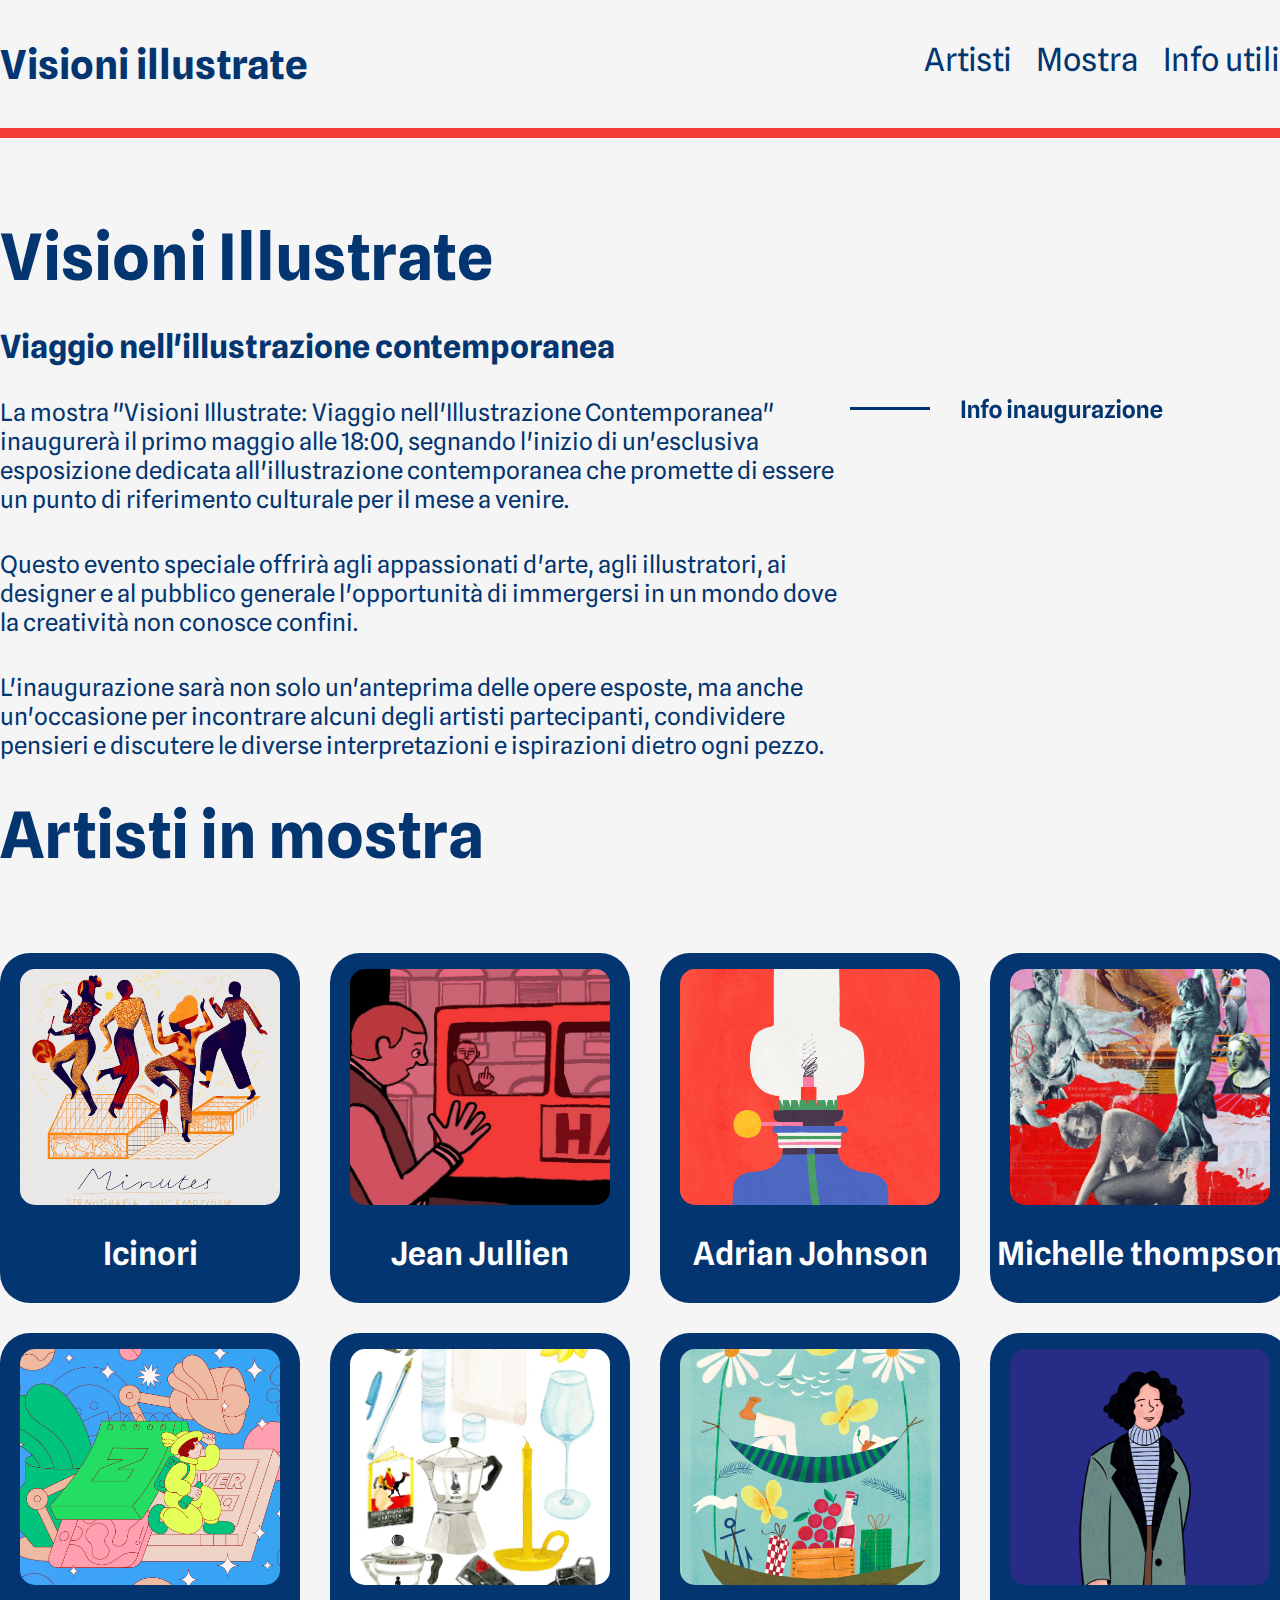
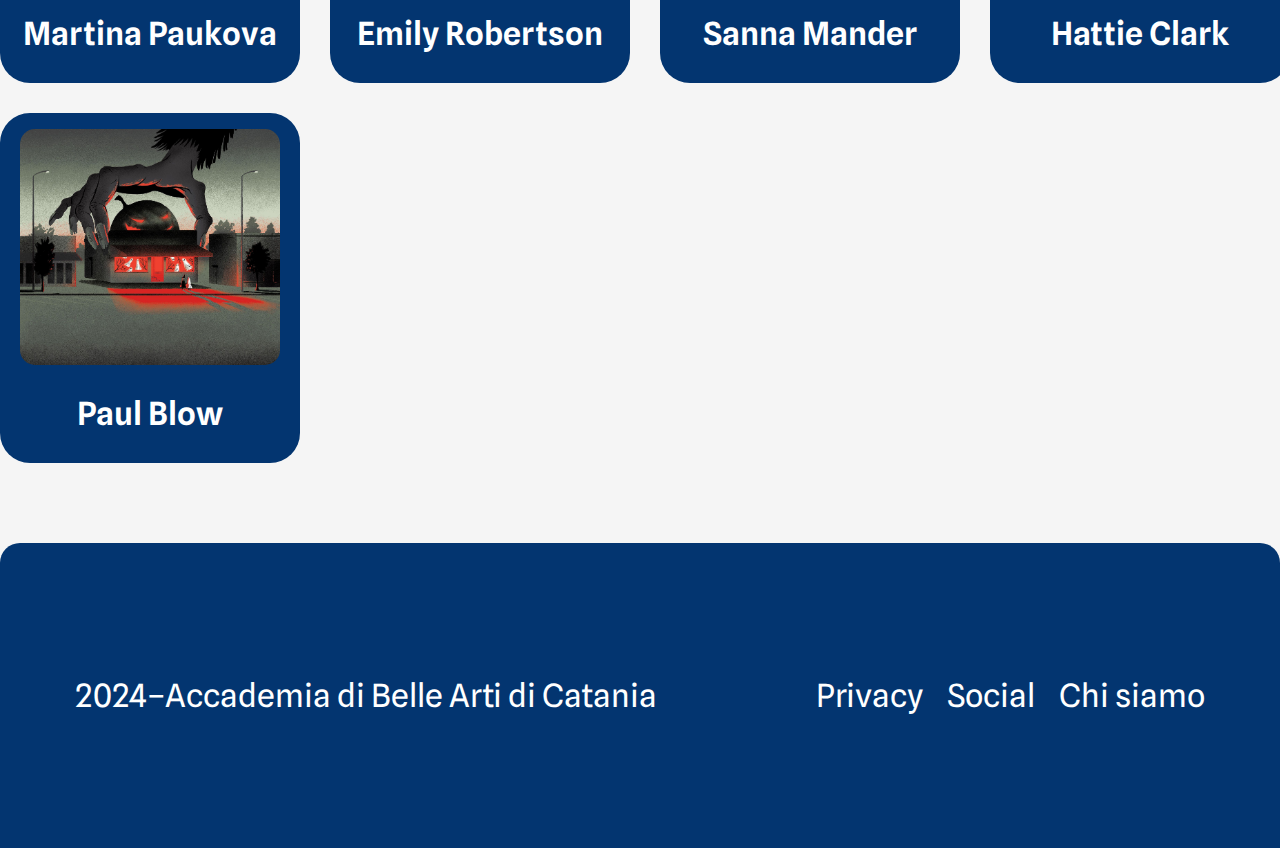
<file: index.html>
<!DOCTYPE html>
<html lang="en">
<head>
    <meta charset="UTF-8">
    <meta name="viewport" content="width=device-width, initial-scale=1.0">
    <title>Document</title>
    <link rel="stylesheet" href="css/Style.css">
    <link rel="preconnect" href="https://fonts.googleapis.com">
    <link rel="preconnect" href="https://fonts.gstatic.com" crossorigin>
    <link href="https://fonts.googleapis.com/css2?family=Spline+Sans:wght@300..700&display=swap" rel="stylesheet">
</head>
<body>
    <header>
        <p><a href="index.html">Visioni illustrate</a></p>
        <nav>
            <ul>
                <li><a href="Artisti.html">Artisti</a></li>
                <li><a href="Mostra.html">Mostra</a></li>
                <li><a href="Info utili.html">Info utili</a></li>
            </ul>
        </nav>
    </header>
    <main>
        
        <div class="line1" style="width: 1290px; height: 100%; border: 5px #F33A37 solid"></div>

        <section class="info">
            <h1>Visioni Illustrate</h1>
            
            <h3>Viaggio nell'illustrazione contemporanea</h3>

            <div class="inaugurazione">
            <p>La mostra "Visioni Illustrate: Viaggio nell'Illustrazione Contemporanea" inaugurerà il primo maggio alle 18:00, 
            segnando l'inizio di un'esclusiva esposizione dedicata all'illustrazione contemporanea che promette di essere 
            un punto di riferimento culturale per il mese a venire.</p>

            <svg class="inaugurazione" width="313" height="26" viewBox="0 0 313 26" fill="none" xmlns="http://www.w3.org/2000/svg">
                <path d="M111.704 20V2.552H115.112V20H111.704ZM118.155 20V6.908H121.071L121.287 10.352C121.659 8.384 122.691 6.632 125.283 6.632C127.707 6.632 129.219 8.156 129.219 11.324V20H125.907V12.524C125.907 10.136 125.247 9.452 123.915 9.452C122.823 9.452 121.887 10.244 121.479 11.12V20H118.155ZM132.524 20V10.784C132.524 10.1 132.776 9.728 133.244 9.596H130.748V6.908H132.524V5.348C132.524 2.276 134.552 0.763999 137.036 0.763999C138.02 0.763999 138.488 0.823999 138.992 0.907999L138.98 3.86C138.632 3.74 138.116 3.644 137.408 3.644C136.388 3.644 135.812 4.076 135.812 5.708V6.908H138.488V9.596H135.812V20H132.524ZM145.513 20.18C141.781 20.18 139.381 17.792 139.381 13.376C139.381 9.2 141.985 6.644 145.561 6.644C149.401 6.644 151.693 9.2 151.693 13.376C151.693 17.792 149.029 20.18 145.513 20.18ZM145.561 17.408C147.193 17.408 148.381 16.316 148.381 13.376C148.381 10.64 147.193 9.416 145.513 9.416C143.869 9.416 142.705 10.628 142.705 13.376C142.705 16.196 143.941 17.408 145.561 17.408ZM159.571 5.192C158.431 5.192 157.507 4.316 157.507 3.056C157.507 1.808 158.431 0.931999 159.571 0.931999C160.711 0.931999 161.635 1.808 161.635 3.056C161.635 4.316 160.699 5.192 159.571 5.192ZM157.903 20V6.908H161.215L161.203 20H157.903ZM164.249 20V6.908H167.165L167.381 10.352C167.753 8.384 168.785 6.632 171.377 6.632C173.801 6.632 175.313 8.156 175.313 11.324V20H172.001V12.524C172.001 10.136 171.341 9.452 170.009 9.452C168.917 9.452 167.981 10.244 167.573 11.12V20H164.249ZM181.557 20.144C179.241 20.144 177.525 18.788 177.525 16.532C177.525 14.192 178.989 13.16 181.137 12.716C182.613 12.404 184.437 12.272 185.301 12.2V11.756C185.301 10.052 184.749 9.308 183.225 9.308C181.749 9.308 180.993 9.752 180.993 11.648H177.897C177.621 8.216 179.889 6.656 183.357 6.656C186.057 6.656 188.541 7.664 188.541 11.432V20H185.277L185.301 17C185.013 18.764 183.885 20.144 181.557 20.144ZM182.565 17.828C183.765 17.828 185.085 17.12 185.301 16.076V13.856C184.665 13.94 183.825 14.096 183.273 14.216C181.581 14.576 180.981 15.128 180.981 16.232C180.981 17.216 181.629 17.828 182.565 17.828ZM194.896 20.264C192.568 20.264 191.14 18.668 191.14 15.584V6.896H194.464V14.564C194.464 16.76 195.076 17.444 196.312 17.444C197.404 17.444 198.352 16.652 198.76 15.776V6.896H202.072V20H199.18L198.952 16.532C198.58 18.5 197.536 20.264 194.896 20.264ZM210.494 25.364C206.93 25.412 204.542 23.588 204.866 20.564H208.07C208.046 21.776 208.466 22.7 210.542 22.7C212.39 22.7 212.858 21.932 212.858 20.276V16.652C212.57 18.296 211.55 19.52 209.294 19.52C206.162 19.52 204.35 16.592 204.35 13.28C204.35 8.984 206.63 6.656 209.414 6.656C211.466 6.656 212.498 7.652 212.894 8.648L212.966 6.908H216.134V20.072C216.134 23.612 214.01 25.328 210.494 25.364ZM210.41 16.832C211.898 16.832 212.642 16.16 212.858 15.632V10.652C212.606 9.992 211.826 9.404 210.482 9.404C208.79 9.404 207.71 10.604 207.71 13.196C207.71 15.488 208.73 16.832 210.41 16.832ZM222.891 20.264C220.563 20.264 219.135 18.668 219.135 15.584V6.896H222.459V14.564C222.459 16.76 223.071 17.444 224.307 17.444C225.399 17.444 226.347 16.652 226.755 15.776V6.896H230.067V20H227.175L226.947 16.532C226.575 18.5 225.531 20.264 222.891 20.264ZM233.101 20V6.908H236.017L236.233 10.364C236.641 8.3 237.721 6.632 239.845 6.632C240.169 6.632 240.505 6.668 240.769 6.74V10.22C240.229 10.052 239.653 10.016 239.149 10.016C238.009 10.016 236.893 10.472 236.425 11.384V20H233.101ZM245.815 20.144C243.499 20.144 241.783 18.788 241.783 16.532C241.783 14.192 243.247 13.16 245.395 12.716C246.871 12.404 248.695 12.272 249.559 12.2V11.756C249.559 10.052 249.007 9.308 247.483 9.308C246.007 9.308 245.251 9.752 245.251 11.648H242.155C241.879 8.216 244.147 6.656 247.615 6.656C250.315 6.656 252.799 7.664 252.799 11.432V20H249.535L249.559 17C249.271 18.764 248.143 20.144 245.815 20.144ZM246.823 17.828C248.023 17.828 249.343 17.12 249.559 16.076V13.856C248.923 13.94 248.083 14.096 247.531 14.216C245.839 14.576 245.239 15.128 245.239 16.232C245.239 17.216 245.887 17.828 246.823 17.828ZM254.242 20L259.666 10.796C260.05 10.16 260.458 9.716 260.962 9.404C260.242 9.5 259.498 9.596 258.898 9.596H255.13V6.908H265.258L259.966 15.932C259.582 16.604 259.126 17.06 258.634 17.42C259.258 17.36 259.894 17.288 260.374 17.288H264.922V20H254.242ZM268.711 5.192C267.571 5.192 266.647 4.316 266.647 3.056C266.647 1.808 267.571 0.931999 268.711 0.931999C269.851 0.931999 270.775 1.808 270.775 3.056C270.775 4.316 269.839 5.192 268.711 5.192ZM267.043 20V6.908H270.355L270.343 20H267.043ZM278.751 20.18C275.019 20.18 272.619 17.792 272.619 13.376C272.619 9.2 275.223 6.644 278.799 6.644C282.639 6.644 284.931 9.2 284.931 13.376C284.931 17.792 282.267 20.18 278.751 20.18ZM278.799 17.408C280.431 17.408 281.619 16.316 281.619 13.376C281.619 10.64 280.431 9.416 278.751 9.416C277.107 9.416 275.943 10.628 275.943 13.376C275.943 16.196 277.179 17.408 278.799 17.408ZM287.21 20V6.908H290.126L290.342 10.352C290.714 8.384 291.746 6.632 294.338 6.632C296.762 6.632 298.274 8.156 298.274 11.324V20H294.962V12.524C294.962 10.136 294.302 9.452 292.97 9.452C291.878 9.452 290.942 10.244 290.534 11.12V20H287.21ZM306.641 20.18C302.741 20.18 300.425 17.768 300.425 13.436C300.425 9.08 302.957 6.644 306.689 6.644C310.325 6.644 312.365 8.792 312.365 12.788C312.365 13.208 312.329 13.568 312.305 14.084H303.689C303.845 16.484 304.913 17.564 306.557 17.564C307.997 17.564 308.729 16.856 308.909 15.956H312.089C311.873 18.584 309.773 20.18 306.641 20.18ZM305.105 12.056H309.137C309.077 10.268 308.321 9.32 306.557 9.32C304.613 9.32 303.737 10.724 303.665 13.136C303.797 12.308 304.241 12.056 305.105 12.056Z" fill="#033570"/>
                <line y1="10.5" x2="80" y2="10.5" stroke="#033570" stroke-width="3"/>
            </svg>
            </div>
            
            <p>Questo evento speciale offrirà agli appassionati d'arte, agli illustratori, ai designer e al pubblico generale 
            l'opportunità di immergersi in un mondo dove la creatività non conosce confini. 
            </p>

            <p>L'inaugurazione sarà non solo un'anteprima delle opere esposte, ma anche un'occasione per incontrare alcuni 
            degli artisti partecipanti, condividere pensieri e discutere le diverse interpretazioni e ispirazioni dietro ogni pezzo.
            </p>

        </section>
        
            <section class="title">
                <h1>Artisti in mostra</h1>
            </section>

            <Section class="card">
            <div class="icinori">
            <img src="images/card/icinori.jpg" alt="">
            <h2><a href="Icinori.html">Icinori</a></h2>     
            </div>

            <div class="jullien">
            <img src="images/card/jullien.jpg" alt="">
            <h2><a href="Jean Jullien.html">Jean Jullien</a></h2>    
            </div>

            <div class="johnson">
            <img src="images/card/johnson.jpg" alt="">
            <h2><a href="Adrian  Johnson.html">Adrian Johnson</a></h2>     
            </div>

            <div class="thompson">
            <img src="images/card/thompson.jpg" alt="">
            <h2><a href="Michelle Thompson.html">Michelle thompson</a></h2>     
            </div>
                
            <div class="paukova">
            <img src="images/card/paukova.jpg" alt="">
            <h2><a href="Martina Paukova.html">Martina Paukova</a></h2>     
            </div>    
    
            <div class="robertson">
            <img src="images/card/robertson.jpg" alt="">
            <h2><a href="Emily Robertson.html">Emily Robertson</a></h2>     
            </div>
            
            <div class="mander">
            <img src="images/card/mander.jpg" alt="">
            <h2><a href="Sanna Mander.html">Sanna Mander</a></h2>  
            </div>
            
            <div class="clark">
            <img src="images/card/clark.jpg" alt="">
            <h2><a href="Hattie Clark.html">Hattie Clark</a></h2>     
            </div>

            <div class="blow">
            <img src="images/card/blow.jpg" alt="">
            <h2><a href="Paul Blow.html">Paul Blow</a></h2>     
            </div>
        </Section>
    </main>
    <footer>
        <p>2024–Accademia di Belle Arti di Catania</p>
        <nav>
            <ul>
                <li><a href="">Privacy</a></li>
                <li><a href="">Social</a></li>
                <li><a href="">Chi siamo</a></li>
            </ul>
        </nav>
    </footer>   
</body>
</html>
</file>
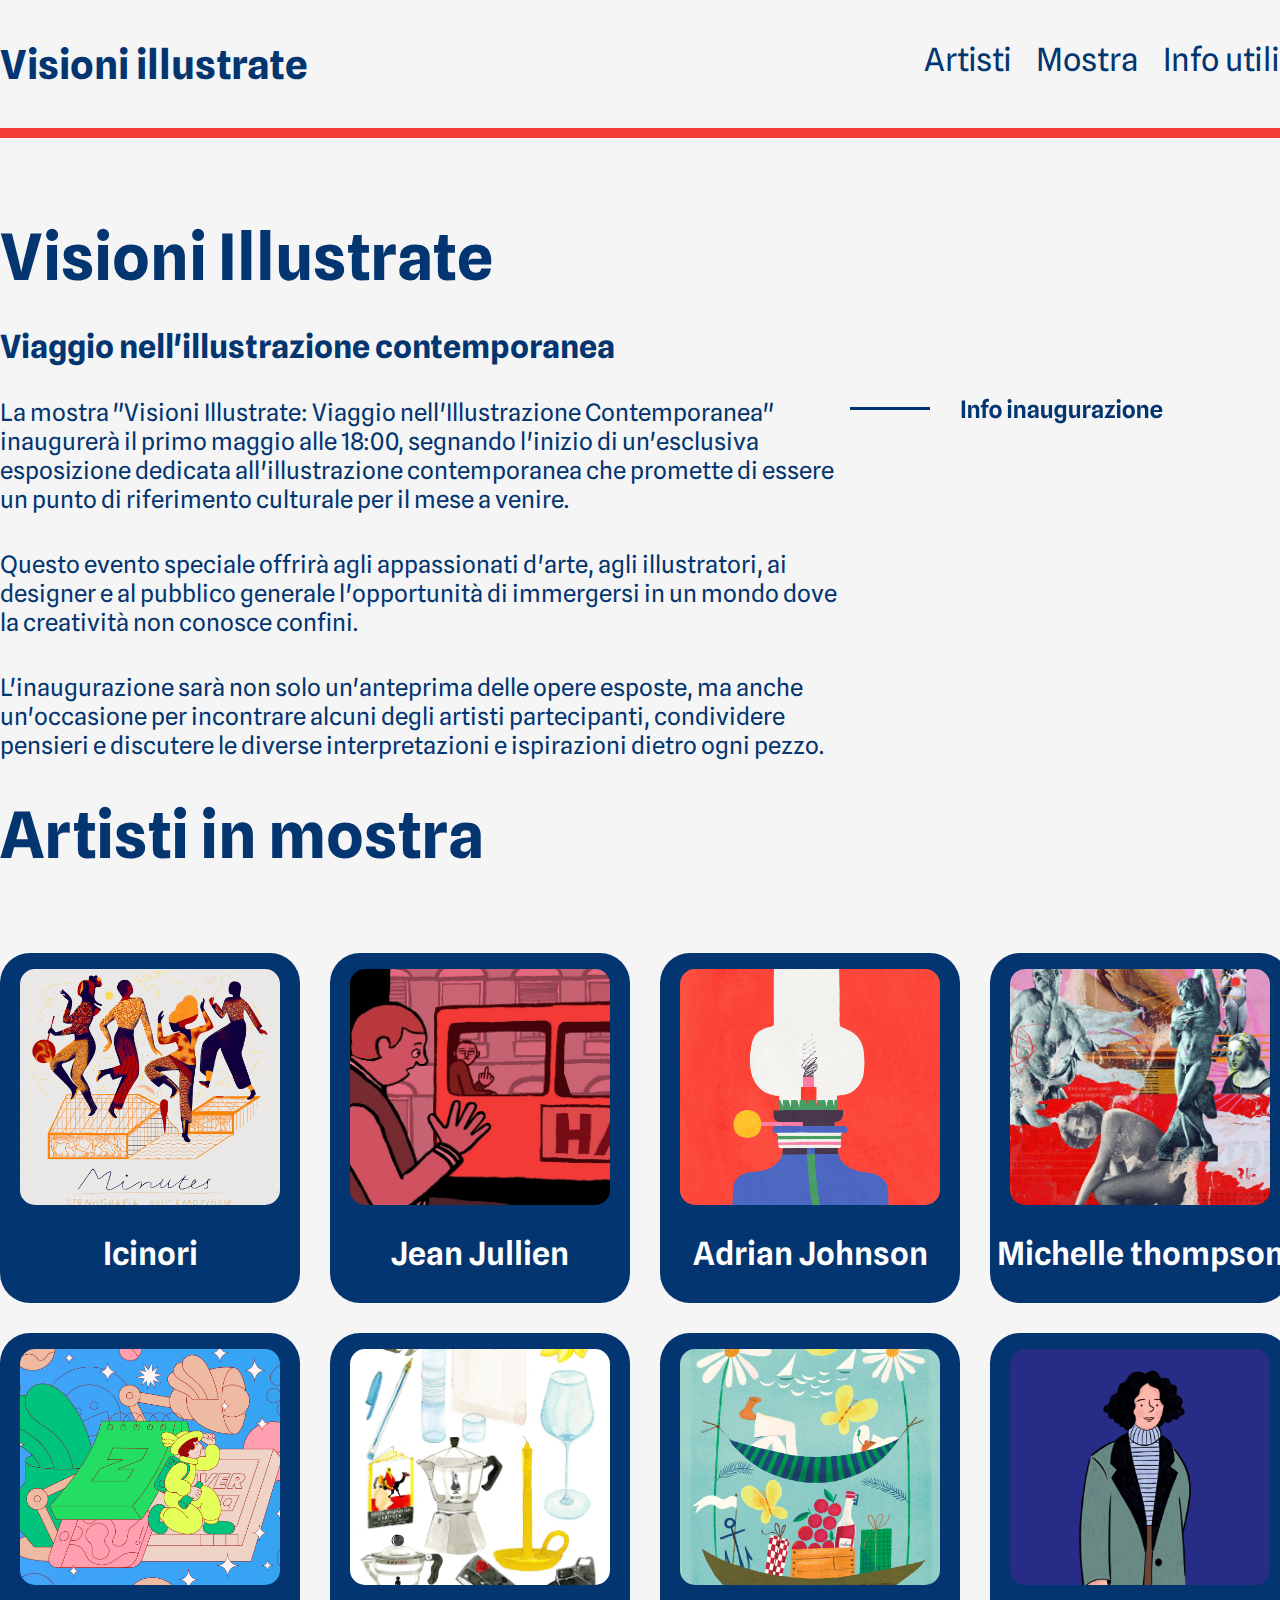
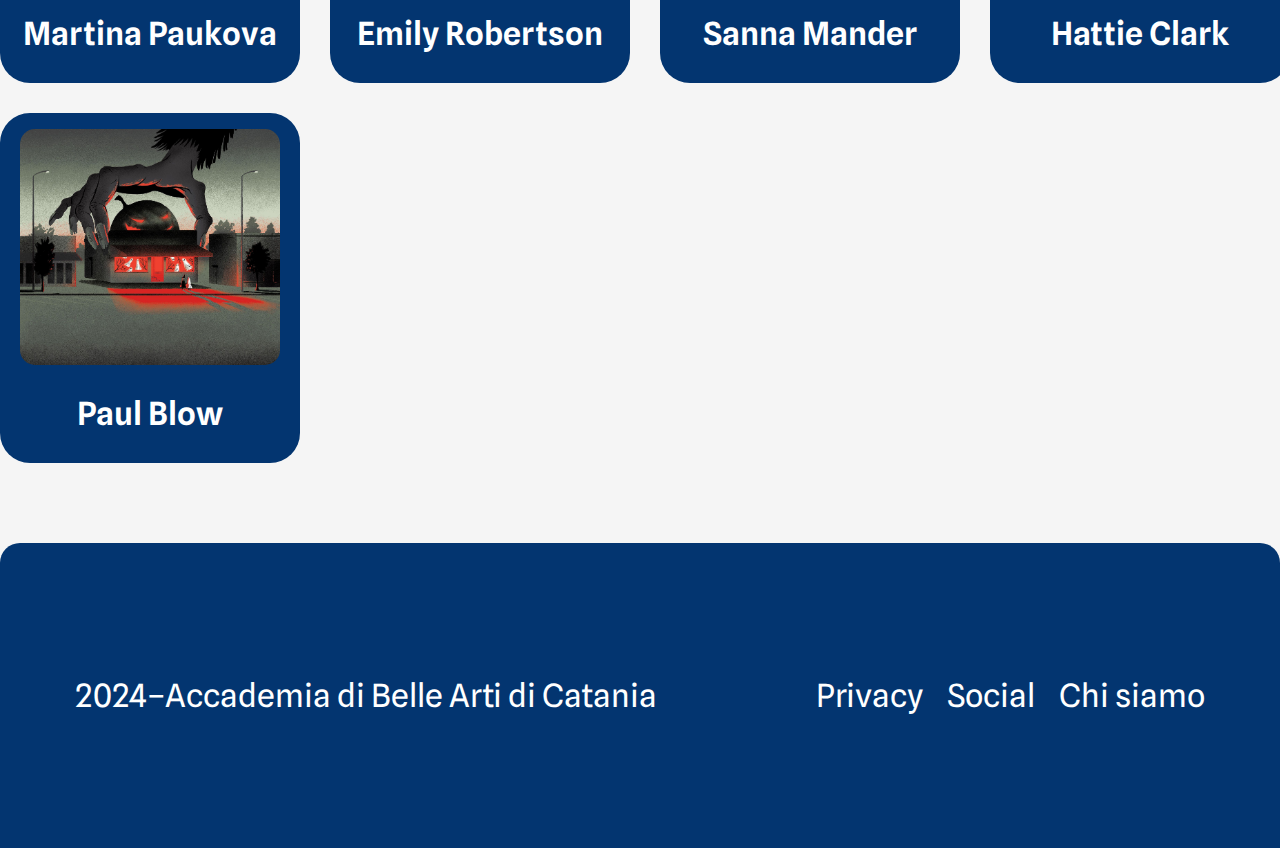
<file: Index.html>
<!DOCTYPE html>
<html lang="en">
<head>
    <meta charset="UTF-8">
    <meta name="viewport" content="width=device-width, initial-scale=1.0">
    <title>Document</title>
    <link rel="stylesheet" href="/css/Style.css">
    <link rel="preconnect" href="https://fonts.googleapis.com">
    <link rel="preconnect" href="https://fonts.gstatic.com" crossorigin>
    <link href="https://fonts.googleapis.com/css2?family=Spline+Sans:wght@300..700&display=swap" rel="stylesheet">
</head>
<body>
    <header>
        <p><a href="Index.html">Visioni illustrate</a></p>
        <nav>
            <ul>
                <li><a href="Artisti.html">Artisti</a></li>
                <li><a href="Mostra.html">Mostra</a></li>
                <li><a href="Info utili.html">Info utili</a></li>
            </ul>
        </nav>
    </header>
    <main>
        
        <div class="line1" style="width: 1290px; height: 100%; border: 5px #F33A37 solid"></div>

        <section class="info">
            <h1>Visioni Illustrate</h1>
            
            <h3>Viaggio nell'illustrazione contemporanea</h3>

            <div class="inaugurazione">
            <p>La mostra "Visioni Illustrate: Viaggio nell'Illustrazione Contemporanea" inaugurerà il primo maggio alle 18:00, 
            segnando l'inizio di un'esclusiva esposizione dedicata all'illustrazione contemporanea che promette di essere 
            un punto di riferimento culturale per il mese a venire.</p>

            <svg class="inaugurazione" width="313" height="26" viewBox="0 0 313 26" fill="none" xmlns="http://www.w3.org/2000/svg">
                <path d="M111.704 20V2.552H115.112V20H111.704ZM118.155 20V6.908H121.071L121.287 10.352C121.659 8.384 122.691 6.632 125.283 6.632C127.707 6.632 129.219 8.156 129.219 11.324V20H125.907V12.524C125.907 10.136 125.247 9.452 123.915 9.452C122.823 9.452 121.887 10.244 121.479 11.12V20H118.155ZM132.524 20V10.784C132.524 10.1 132.776 9.728 133.244 9.596H130.748V6.908H132.524V5.348C132.524 2.276 134.552 0.763999 137.036 0.763999C138.02 0.763999 138.488 0.823999 138.992 0.907999L138.98 3.86C138.632 3.74 138.116 3.644 137.408 3.644C136.388 3.644 135.812 4.076 135.812 5.708V6.908H138.488V9.596H135.812V20H132.524ZM145.513 20.18C141.781 20.18 139.381 17.792 139.381 13.376C139.381 9.2 141.985 6.644 145.561 6.644C149.401 6.644 151.693 9.2 151.693 13.376C151.693 17.792 149.029 20.18 145.513 20.18ZM145.561 17.408C147.193 17.408 148.381 16.316 148.381 13.376C148.381 10.64 147.193 9.416 145.513 9.416C143.869 9.416 142.705 10.628 142.705 13.376C142.705 16.196 143.941 17.408 145.561 17.408ZM159.571 5.192C158.431 5.192 157.507 4.316 157.507 3.056C157.507 1.808 158.431 0.931999 159.571 0.931999C160.711 0.931999 161.635 1.808 161.635 3.056C161.635 4.316 160.699 5.192 159.571 5.192ZM157.903 20V6.908H161.215L161.203 20H157.903ZM164.249 20V6.908H167.165L167.381 10.352C167.753 8.384 168.785 6.632 171.377 6.632C173.801 6.632 175.313 8.156 175.313 11.324V20H172.001V12.524C172.001 10.136 171.341 9.452 170.009 9.452C168.917 9.452 167.981 10.244 167.573 11.12V20H164.249ZM181.557 20.144C179.241 20.144 177.525 18.788 177.525 16.532C177.525 14.192 178.989 13.16 181.137 12.716C182.613 12.404 184.437 12.272 185.301 12.2V11.756C185.301 10.052 184.749 9.308 183.225 9.308C181.749 9.308 180.993 9.752 180.993 11.648H177.897C177.621 8.216 179.889 6.656 183.357 6.656C186.057 6.656 188.541 7.664 188.541 11.432V20H185.277L185.301 17C185.013 18.764 183.885 20.144 181.557 20.144ZM182.565 17.828C183.765 17.828 185.085 17.12 185.301 16.076V13.856C184.665 13.94 183.825 14.096 183.273 14.216C181.581 14.576 180.981 15.128 180.981 16.232C180.981 17.216 181.629 17.828 182.565 17.828ZM194.896 20.264C192.568 20.264 191.14 18.668 191.14 15.584V6.896H194.464V14.564C194.464 16.76 195.076 17.444 196.312 17.444C197.404 17.444 198.352 16.652 198.76 15.776V6.896H202.072V20H199.18L198.952 16.532C198.58 18.5 197.536 20.264 194.896 20.264ZM210.494 25.364C206.93 25.412 204.542 23.588 204.866 20.564H208.07C208.046 21.776 208.466 22.7 210.542 22.7C212.39 22.7 212.858 21.932 212.858 20.276V16.652C212.57 18.296 211.55 19.52 209.294 19.52C206.162 19.52 204.35 16.592 204.35 13.28C204.35 8.984 206.63 6.656 209.414 6.656C211.466 6.656 212.498 7.652 212.894 8.648L212.966 6.908H216.134V20.072C216.134 23.612 214.01 25.328 210.494 25.364ZM210.41 16.832C211.898 16.832 212.642 16.16 212.858 15.632V10.652C212.606 9.992 211.826 9.404 210.482 9.404C208.79 9.404 207.71 10.604 207.71 13.196C207.71 15.488 208.73 16.832 210.41 16.832ZM222.891 20.264C220.563 20.264 219.135 18.668 219.135 15.584V6.896H222.459V14.564C222.459 16.76 223.071 17.444 224.307 17.444C225.399 17.444 226.347 16.652 226.755 15.776V6.896H230.067V20H227.175L226.947 16.532C226.575 18.5 225.531 20.264 222.891 20.264ZM233.101 20V6.908H236.017L236.233 10.364C236.641 8.3 237.721 6.632 239.845 6.632C240.169 6.632 240.505 6.668 240.769 6.74V10.22C240.229 10.052 239.653 10.016 239.149 10.016C238.009 10.016 236.893 10.472 236.425 11.384V20H233.101ZM245.815 20.144C243.499 20.144 241.783 18.788 241.783 16.532C241.783 14.192 243.247 13.16 245.395 12.716C246.871 12.404 248.695 12.272 249.559 12.2V11.756C249.559 10.052 249.007 9.308 247.483 9.308C246.007 9.308 245.251 9.752 245.251 11.648H242.155C241.879 8.216 244.147 6.656 247.615 6.656C250.315 6.656 252.799 7.664 252.799 11.432V20H249.535L249.559 17C249.271 18.764 248.143 20.144 245.815 20.144ZM246.823 17.828C248.023 17.828 249.343 17.12 249.559 16.076V13.856C248.923 13.94 248.083 14.096 247.531 14.216C245.839 14.576 245.239 15.128 245.239 16.232C245.239 17.216 245.887 17.828 246.823 17.828ZM254.242 20L259.666 10.796C260.05 10.16 260.458 9.716 260.962 9.404C260.242 9.5 259.498 9.596 258.898 9.596H255.13V6.908H265.258L259.966 15.932C259.582 16.604 259.126 17.06 258.634 17.42C259.258 17.36 259.894 17.288 260.374 17.288H264.922V20H254.242ZM268.711 5.192C267.571 5.192 266.647 4.316 266.647 3.056C266.647 1.808 267.571 0.931999 268.711 0.931999C269.851 0.931999 270.775 1.808 270.775 3.056C270.775 4.316 269.839 5.192 268.711 5.192ZM267.043 20V6.908H270.355L270.343 20H267.043ZM278.751 20.18C275.019 20.18 272.619 17.792 272.619 13.376C272.619 9.2 275.223 6.644 278.799 6.644C282.639 6.644 284.931 9.2 284.931 13.376C284.931 17.792 282.267 20.18 278.751 20.18ZM278.799 17.408C280.431 17.408 281.619 16.316 281.619 13.376C281.619 10.64 280.431 9.416 278.751 9.416C277.107 9.416 275.943 10.628 275.943 13.376C275.943 16.196 277.179 17.408 278.799 17.408ZM287.21 20V6.908H290.126L290.342 10.352C290.714 8.384 291.746 6.632 294.338 6.632C296.762 6.632 298.274 8.156 298.274 11.324V20H294.962V12.524C294.962 10.136 294.302 9.452 292.97 9.452C291.878 9.452 290.942 10.244 290.534 11.12V20H287.21ZM306.641 20.18C302.741 20.18 300.425 17.768 300.425 13.436C300.425 9.08 302.957 6.644 306.689 6.644C310.325 6.644 312.365 8.792 312.365 12.788C312.365 13.208 312.329 13.568 312.305 14.084H303.689C303.845 16.484 304.913 17.564 306.557 17.564C307.997 17.564 308.729 16.856 308.909 15.956H312.089C311.873 18.584 309.773 20.18 306.641 20.18ZM305.105 12.056H309.137C309.077 10.268 308.321 9.32 306.557 9.32C304.613 9.32 303.737 10.724 303.665 13.136C303.797 12.308 304.241 12.056 305.105 12.056Z" fill="#033570"/>
                <line y1="10.5" x2="80" y2="10.5" stroke="#033570" stroke-width="3"/>
            </svg>
            </div>
            
            <p>Questo evento speciale offrirà agli appassionati d'arte, agli illustratori, ai designer e al pubblico generale 
            l'opportunità di immergersi in un mondo dove la creatività non conosce confini. 
            </p>

            <p>L'inaugurazione sarà non solo un'anteprima delle opere esposte, ma anche un'occasione per incontrare alcuni 
            degli artisti partecipanti, condividere pensieri e discutere le diverse interpretazioni e ispirazioni dietro ogni pezzo.
            </p>

        </section>
        
            <section class="title">
                <h1>Artisti in mostra</h1>
            </section>

            <Section class="card">
            <div class="icinori">
            <img src="/images/card/icinori.jpg" alt="">
            <h2><a href="Icinori.html">Icinori</a></h2>     
            </div>

            <div class="jullien">
            <img src="/images/card/jullien.jpg" alt="">
            <h2><a href="Jean Jullien.html">Jean Jullien</a></h2>    
            </div>

            <div class="johnson">
            <img src="/images/card/johnson.jpg" alt="">
            <h2><a href="Adrian  Johnson.html">Adrian Johnson</a></h2>     
            </div>

            <div class="thompson">
            <img src="/images/card/thompson.jpg" alt="">
            <h2><a href="Michelle Thompson.html">Michelle thompson</a></h2>     
            </div>
                
            <div class="paukova">
            <img src="/images/card/paukova.jpg" alt="">
            <h2><a href="Martina Paukova.html">Martina Paukova</a></h2>     
            </div>    
    
            <div class="robertson">
            <img src="/images/card/robertson.jpg" alt="">
            <h2><a href="Emily Robertson.html">Emily Robertson</a></h2>     
            </div>
            
            <div class="mander">
            <img src="/images/card/mander.jpg" alt="">
            <h2><a href="Sanna Mander.html">Sanna Mander</a></h2>  
            </div>
            
            <div class="clark">
            <img src="/images/card/clark.jpg" alt="">
            <h2><a href="Hattie Clark.html">Hattie Clark</a></h2>     
            </div>

            <div class="blow">
            <img src="/images/card/blow.jpg" alt="">
            <h2><a href="Paul Blow.html">Paul Blow</a></h2>     
            </div>
        </Section>
    </main>
    <footer>
        <p>2024–Accademia di Belle Arti di Catania</p>
        <nav>
            <ul>
                <li><a href="">Privacy</a></li>
                <li><a href="">Social</a></li>
                <li><a href="">Chi siamo</a></li>
            </ul>
        </nav>
    </footer>   
</body>
</html>
</file>
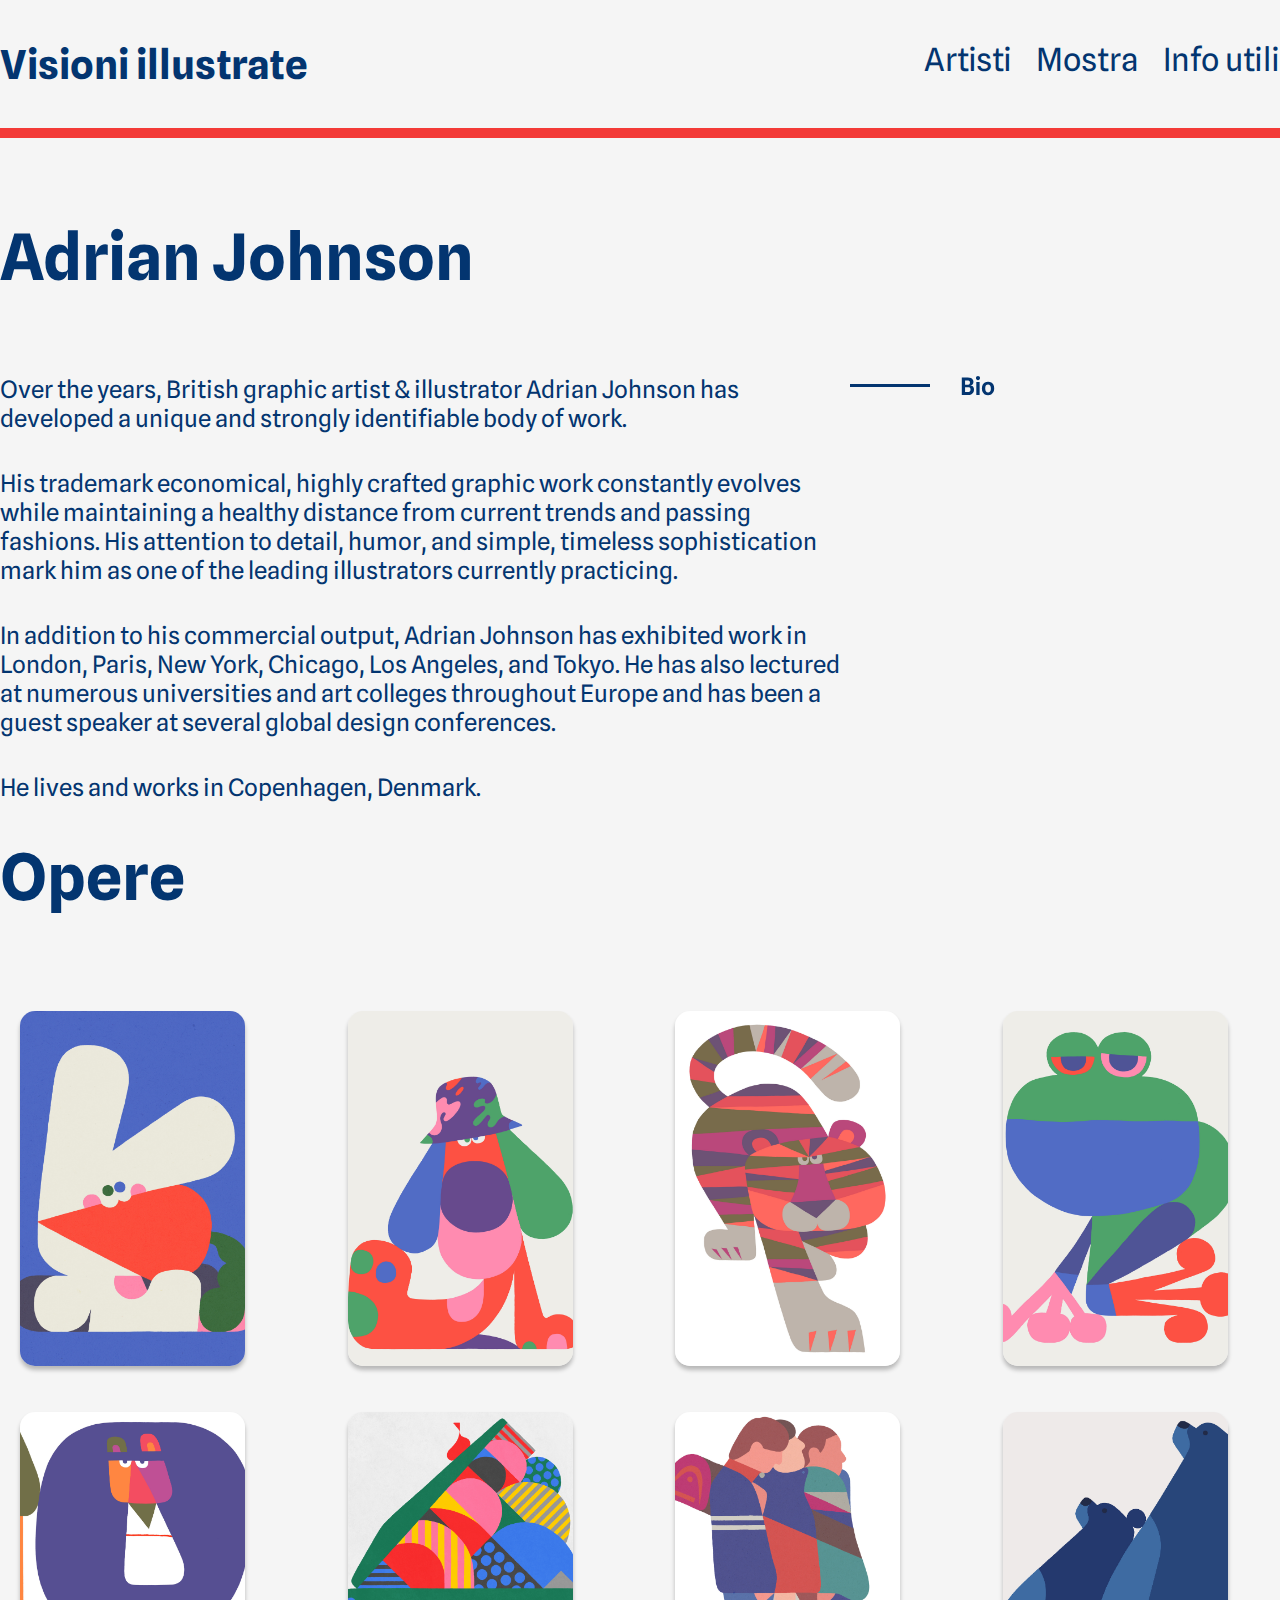
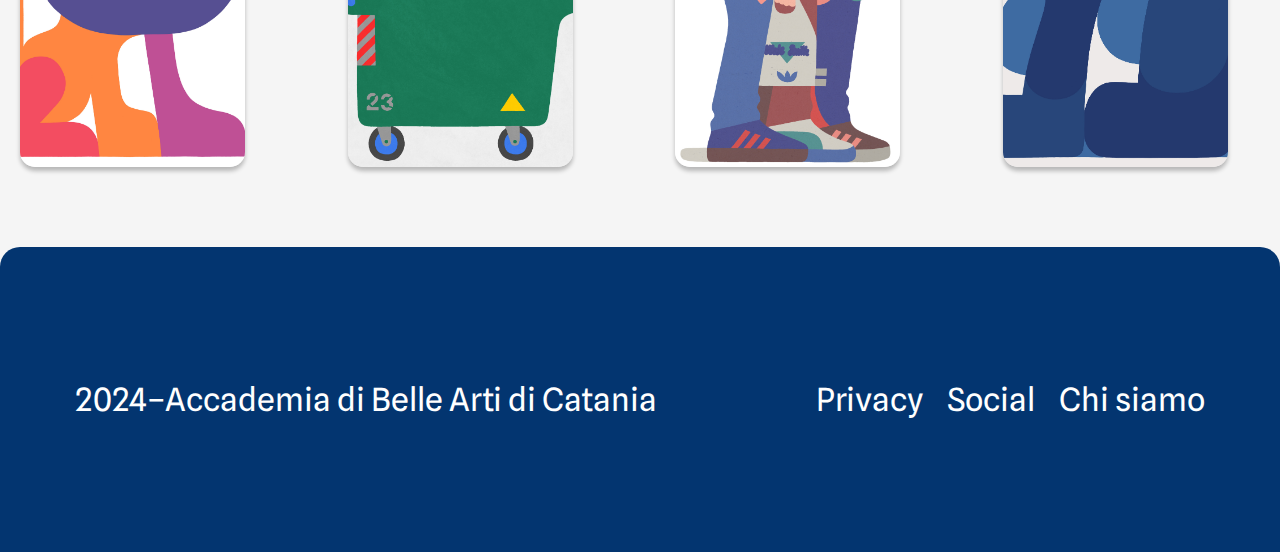
<file: Adrian  Johnson.html>
<!DOCTYPE html>
<html lang="en">
<head>
    <meta charset="UTF-8">
    <meta name="viewport" content="width=device-width, initial-scale=1.0">
    <title>Document</title>
    <link rel="stylesheet" href="css/Style.css">
    <link rel="preconnect" href="https://fonts.googleapis.com">
    <link rel="preconnect" href="https://fonts.gstatic.com" crossorigin>
    <link href="https://fonts.googleapis.com/css2?family=Spline+Sans:wght@300..700&display=swap" rel="stylesheet">
</head>
<body>
    <header>
        <p><a href="index.html">Visioni illustrate</a></p>
        <nav>
            <ul>
                <li><a href="Artisti.html">Artisti</a></li>
                <li><a href="Mostra.html">Mostra</a></li>
                <li><a href="Info utili.html">Info utili</a></li>
            </ul>
        </nav>
    </header>
    <main>
        
        <div class="line1" style="width: 1290px; height: 100%; border: 5px #F33A37 solid"></div>

        <section class="info">
            
            <section class="titleartisti">
                <h1>Adrian Johnson</h1>
            </section>
    
            <div class="inaugurazione">
            <p>Over the years, British graphic artist & illustrator Adrian Johnson has developed a unique and strongly identifiable body of work. </p>
                <svg class="inaugurazione" width="145" height="21" viewBox="0 0 145 21" fill="none" xmlns="http://www.w3.org/2000/svg">
                    <path d="M111.788 20V2.552H117.764C119.068 2.552 120.136 2.74 120.968 3.116C121.808 3.492 122.428 4.004 122.828 4.652C123.236 5.292 123.44 6.028 123.44 6.86C123.44 7.924 123.132 8.78 122.516 9.428C121.908 10.068 121.1 10.432 120.092 10.52C120.94 10.592 121.656 10.788 122.24 11.108C122.824 11.428 123.268 11.876 123.572 12.452C123.884 13.028 124.04 13.744 124.04 14.6C124.04 15.776 123.784 16.768 123.272 17.576C122.768 18.376 122.052 18.98 121.124 19.388C120.204 19.796 119.116 20 117.86 20H111.788ZM115.064 17.096H117.476C118.532 17.096 119.304 16.92 119.792 16.568C120.28 16.208 120.524 15.552 120.524 14.6C120.524 13.88 120.392 13.352 120.128 13.016C119.864 12.68 119.496 12.464 119.024 12.368C118.56 12.272 118.016 12.224 117.392 12.224H115.064V17.096ZM115.064 9.704H117.38C118.012 9.704 118.516 9.616 118.892 9.44C119.276 9.256 119.552 8.992 119.72 8.648C119.896 8.304 119.984 7.876 119.984 7.364C119.992 6.668 119.752 6.172 119.264 5.876C118.784 5.58 118.14 5.432 117.332 5.432H115.064V9.704ZM126.311 20V6.908H129.623L129.611 20H126.311ZM127.979 5.192C127.403 5.192 126.915 4.992 126.515 4.592C126.115 4.192 125.915 3.68 125.915 3.056C125.915 2.432 126.115 1.924 126.515 1.532C126.923 1.132 127.411 0.931999 127.979 0.931999C128.547 0.931999 129.031 1.132 129.431 1.532C129.839 1.924 130.043 2.432 130.043 3.056C130.043 3.68 129.839 4.192 129.431 4.592C129.031 4.992 128.547 5.192 127.979 5.192ZM138.019 20.18C136.779 20.18 135.699 19.92 134.779 19.4C133.859 18.88 133.147 18.116 132.643 17.108C132.139 16.092 131.887 14.848 131.887 13.376C131.887 11.984 132.151 10.784 132.679 9.776C133.215 8.768 133.951 7.996 134.887 7.46C135.823 6.916 136.883 6.644 138.067 6.644C139.347 6.644 140.443 6.916 141.355 7.46C142.275 7.996 142.979 8.768 143.467 9.776C143.955 10.784 144.199 11.984 144.199 13.376C144.199 14.848 143.927 16.092 143.383 17.108C142.839 18.116 142.099 18.88 141.163 19.4C140.235 19.92 139.187 20.18 138.019 20.18ZM138.067 17.408C138.883 17.408 139.555 17.104 140.083 16.496C140.619 15.888 140.887 14.848 140.887 13.376C140.887 12.008 140.619 11.008 140.083 10.376C139.547 9.736 138.859 9.416 138.019 9.416C137.203 9.416 136.531 9.732 136.003 10.364C135.475 10.996 135.211 12 135.211 13.376C135.211 14.784 135.483 15.808 136.027 16.448C136.571 17.088 137.251 17.408 138.067 17.408Z" fill="#033570"/>
                    <line y1="10.5" x2="80" y2="10.5" stroke="#033570" stroke-width="3"/>
                    </svg>
                    
            </div>
            
            <p>His trademark economical, highly crafted graphic work constantly evolves while maintaining a healthy distance from current trends 
            and passing fashions. His attention to detail, humor, and simple, timeless sophistication mark him as one of the leading illustrators currently practicing.</p>

            <p>In addition to his commercial output, Adrian Johnson has exhibited work in London, Paris, New York, Chicago, Los Angeles, and Tokyo. He has also lectured 
            at numerous universities and art colleges throughout Europe and has been a guest speaker at several global design conferences.  </p>

            <p>He lives and works in Copenhagen, Denmark.</p>
    
        </section>
        
            <section class="title">
                <h1>Opere</h1>
            </section>

            <Section class="card2">
            <div class="icinori">
            <img src="images/AP_Adrian_Johnson_CARROT_2x-scaled.jpg" alt="">  
            </div>

            <div class="jullien">
            <img src="images/AP_Adrian_Johnson_DAWG_2x-scaled.jpg" alt="">   
            </div>

            <div class="johnson">
            <img src="images/AP_Adrian_Johnson_EASY_TIGER_2x-scaled.jpg" alt="">
            </div>

            <div class="thompson">
            <img src="images/AP_Adrian_Johnson_FRAWG_2x-scaled.jpg" alt="">
            </div>
                
            <div class="paukova">
            <img src="images/AP_Adrian_Johnson_LOCKDOWN_LION_2x-scaled.jpg" alt="">
            </div>    
    
            <div class="robertson">
            <img src="images/AP_Adrian_Johnson_RUBBISH_2x.jpg" alt="">
            </div>
            
            <div class="mander">
            <img src="images/AP_Adrian_Johnson_SCALLIES_2x.jpg" alt="">
            </div>
            
            <div class="clark">
            <img src="images/AP_Adrian_Johnson_URSA_MINOR_URSA_MAJOR_2x.jpg" alt="">
            </div>

        </Section>
    </main>
    <footer>
        <p>2024–Accademia di Belle Arti di Catania</p>
        <nav>
            <ul>
                <li><a href="">Privacy</a></li>
                <li><a href="">Social</a></li>
                <li><a href="">Chi siamo</a></li>
            </ul>
        </nav>
    </footer>   
</body>
</html>
</file>
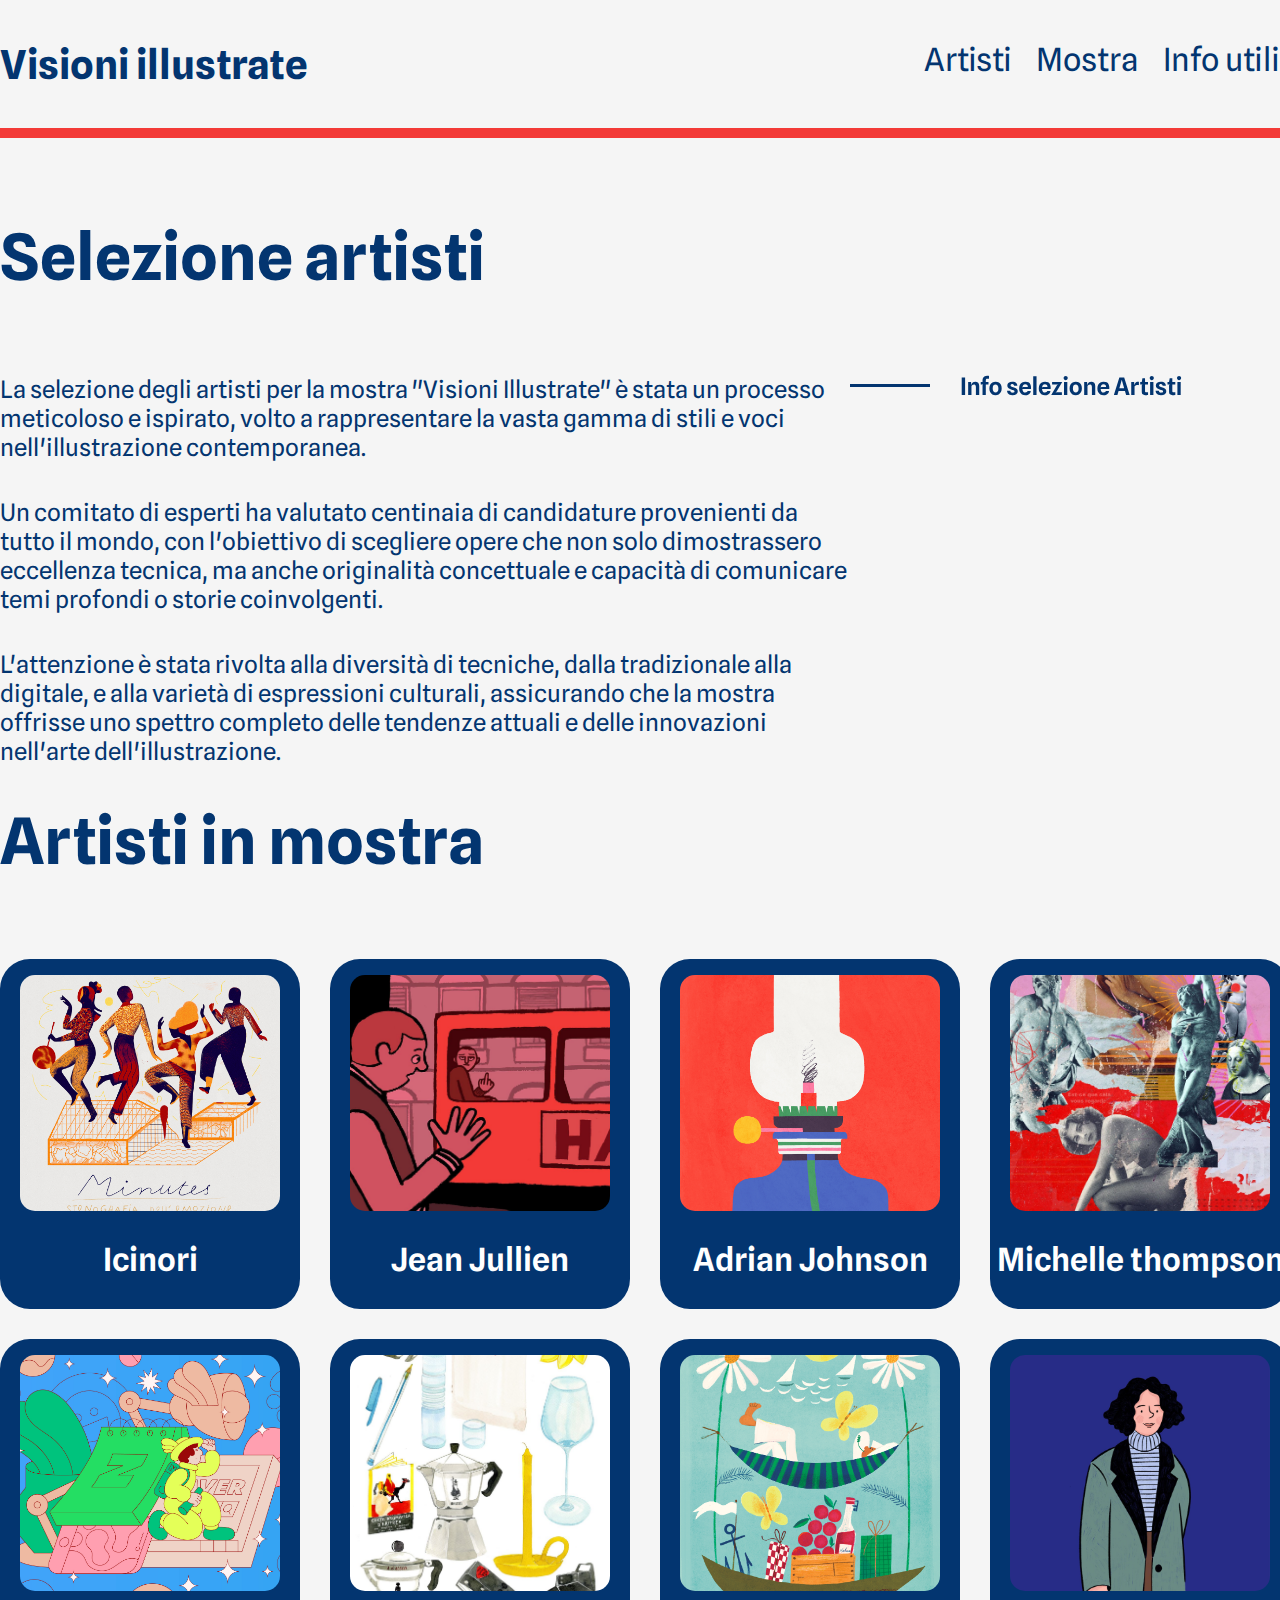
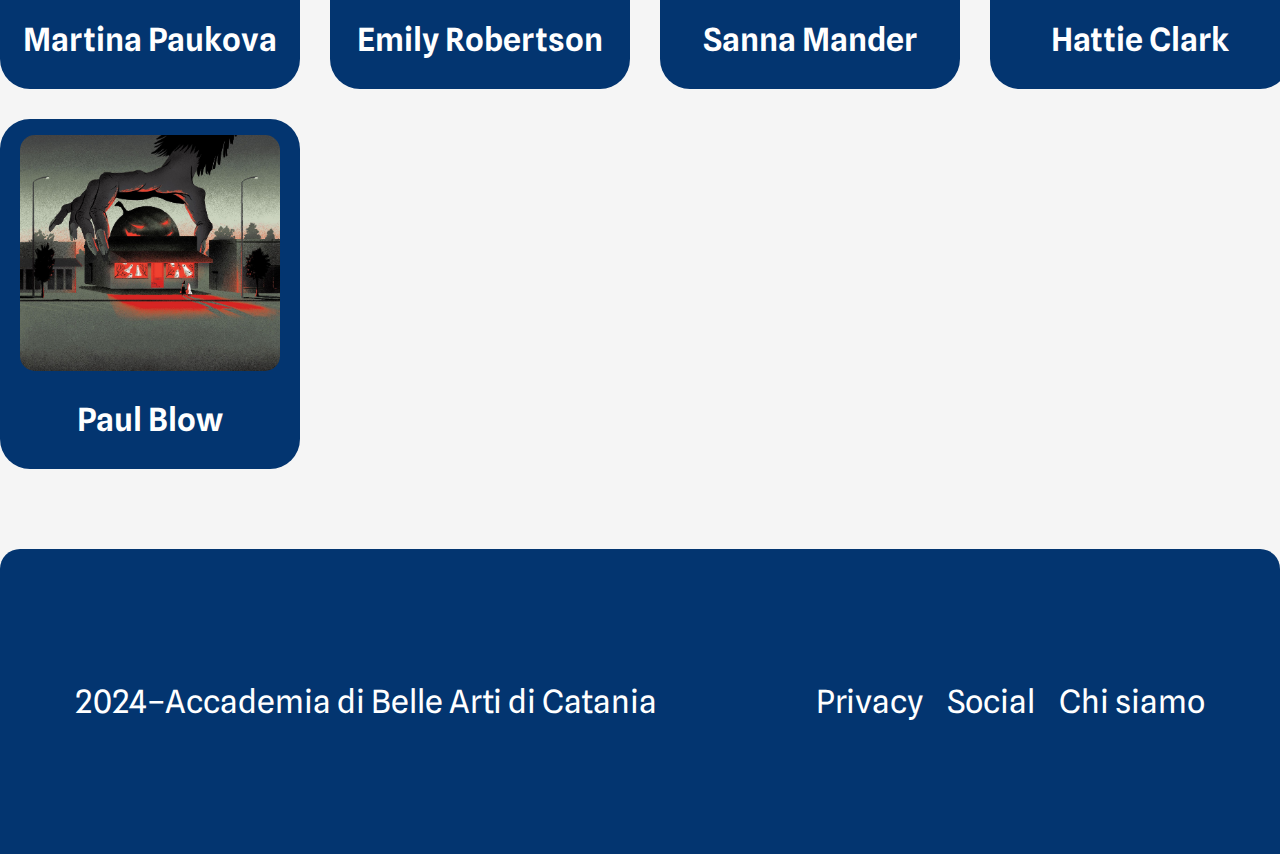
<file: Artisti.html>
<!DOCTYPE html>
<html lang="en">
<head>
    <meta charset="UTF-8">
    <meta name="viewport" content="width=device-width, initial-scale=1.0">
    <title>Document</title>
    <link rel="stylesheet" href="css/Style.css">
    <link rel="preconnect" href="https://fonts.googleapis.com">
    <link rel="preconnect" href="https://fonts.gstatic.com" crossorigin>
    <link href="https://fonts.googleapis.com/css2?family=Spline+Sans:wght@300..700&display=swap" rel="stylesheet">
</head>
<body>
    <header>
        <p><a href="index.html">Visioni illustrate</a></p>
        <nav>
            <ul>
                <li><a href="Artisti.html">Artisti</a></li>
                <li><a href="Mostra.html">Mostra</a></li>
                <li><a href="Info utili.html">Info utili</a></li>
            </ul>
        </nav>
    </header>
    <main>
        
        <div class="line1" style="width: 1290px; height: 100%; border: 5px #F33A37 solid"></div>

        <section class="info">
            
            <section class="titleartisti">
                <h1>Selezione artisti</h1>
            </section>
    
            <div class="inaugurazione">
            <p>La selezione degli artisti per la mostra "Visioni Illustrate" è stata un processo meticoloso e ispirato, 
                volto a rappresentare la vasta gamma di stili e voci nell'illustrazione contemporanea. </p>

            <svg class="inaugurazione" width="332" height="21" viewBox="0 0 332 21" fill="none" xmlns="http://www.w3.org/2000/svg">
                <path d="M111.704 20V2.552H115.112V20H111.704ZM118.155 20V6.908H121.071L121.383 11.84L121.215 10.844C121.311 10.124 121.499 9.444 121.779 8.804C122.059 8.156 122.479 7.632 123.039 7.232C123.607 6.832 124.355 6.632 125.283 6.632C126.499 6.632 127.459 7.02 128.163 7.796C128.867 8.564 129.219 9.74 129.219 11.324V20H125.907V12.524C125.907 11.732 125.831 11.116 125.679 10.676C125.535 10.228 125.315 9.912 125.019 9.728C124.731 9.544 124.363 9.452 123.915 9.452C123.371 9.452 122.879 9.62 122.439 9.956C122.007 10.292 121.687 10.68 121.479 11.12V20H118.155ZM132.524 20V10.784C132.524 10.448 132.584 10.184 132.704 9.992C132.832 9.792 133.012 9.66 133.244 9.596L132.524 7.436V5.348C132.524 4.324 132.728 3.472 133.136 2.792C133.544 2.112 134.088 1.604 134.768 1.268C135.456 0.931999 136.212 0.763999 137.036 0.763999C137.524 0.763999 137.908 0.779999 138.188 0.811999C138.476 0.835999 138.744 0.867999 138.992 0.907999L138.98 3.86C138.804 3.796 138.584 3.744 138.32 3.704C138.064 3.664 137.76 3.644 137.408 3.644C137.072 3.644 136.784 3.704 136.544 3.824C136.304 3.936 136.12 4.144 135.992 4.448C135.872 4.744 135.812 5.164 135.812 5.708V20H132.524ZM130.748 9.596V6.908H138.488V9.596H130.748ZM145.513 20.18C144.273 20.18 143.193 19.92 142.273 19.4C141.353 18.88 140.641 18.116 140.137 17.108C139.633 16.092 139.381 14.848 139.381 13.376C139.381 11.984 139.645 10.784 140.173 9.776C140.709 8.768 141.445 7.996 142.381 7.46C143.317 6.916 144.377 6.644 145.561 6.644C146.841 6.644 147.937 6.916 148.849 7.46C149.769 7.996 150.473 8.768 150.961 9.776C151.449 10.784 151.693 11.984 151.693 13.376C151.693 14.848 151.421 16.092 150.877 17.108C150.333 18.116 149.593 18.88 148.657 19.4C147.729 19.92 146.681 20.18 145.513 20.18ZM145.561 17.408C146.377 17.408 147.049 17.104 147.577 16.496C148.113 15.888 148.381 14.848 148.381 13.376C148.381 12.008 148.113 11.008 147.577 10.376C147.041 9.736 146.353 9.416 145.513 9.416C144.697 9.416 144.025 9.732 143.497 10.364C142.969 10.996 142.705 12 142.705 13.376C142.705 14.784 142.977 15.808 143.521 16.448C144.065 17.088 144.745 17.408 145.561 17.408ZM162.427 20.204C161.363 20.204 160.435 20.048 159.643 19.736C158.851 19.424 158.227 18.952 157.771 18.32C157.323 17.68 157.075 16.864 157.027 15.872H160.243C160.331 16.528 160.567 17.004 160.951 17.3C161.335 17.588 161.831 17.732 162.439 17.732C162.807 17.732 163.147 17.692 163.459 17.612C163.771 17.532 164.019 17.396 164.203 17.204C164.395 17.012 164.491 16.748 164.491 16.412C164.491 16.156 164.431 15.948 164.311 15.788C164.191 15.62 164.011 15.48 163.771 15.368C163.539 15.248 163.251 15.136 162.907 15.032C162.563 14.928 162.167 14.812 161.719 14.684C160.927 14.452 160.199 14.176 159.535 13.856C158.871 13.528 158.339 13.096 157.939 12.56C157.539 12.024 157.339 11.324 157.339 10.46C157.339 9.22 157.795 8.28 158.707 7.64C159.619 6.992 160.807 6.668 162.271 6.668C163.167 6.668 163.975 6.792 164.695 7.04C165.415 7.288 166.007 7.716 166.471 8.324C166.943 8.932 167.243 9.776 167.371 10.856L164.179 10.844C164.083 10.348 163.931 9.976 163.723 9.728C163.523 9.472 163.291 9.3 163.027 9.212C162.771 9.124 162.499 9.08 162.211 9.08C161.891 9.08 161.603 9.132 161.347 9.236C161.099 9.332 160.907 9.476 160.771 9.668C160.635 9.86 160.567 10.092 160.567 10.364C160.567 10.7 160.663 10.98 160.855 11.204C161.055 11.428 161.355 11.624 161.755 11.792C162.163 11.952 162.671 12.124 163.279 12.308C163.727 12.428 164.207 12.568 164.719 12.728C165.231 12.888 165.715 13.104 166.171 13.376C166.627 13.64 166.999 14 167.287 14.456C167.583 14.904 167.731 15.488 167.731 16.208C167.731 17.464 167.251 18.444 166.291 19.148C165.331 19.852 164.043 20.204 162.427 20.204ZM175.342 20.18C174.046 20.18 172.934 19.92 172.006 19.4C171.078 18.872 170.366 18.108 169.87 17.108C169.374 16.1 169.126 14.876 169.126 13.436C169.126 11.98 169.386 10.748 169.906 9.74C170.434 8.732 171.166 7.964 172.102 7.436C173.046 6.908 174.142 6.644 175.39 6.644C176.606 6.644 177.634 6.88 178.474 7.352C179.322 7.816 179.966 8.508 180.406 9.428C180.846 10.34 181.066 11.46 181.066 12.788C181.066 13.004 181.058 13.208 181.042 13.4C181.034 13.592 181.022 13.82 181.006 14.084H172.39C172.47 15.284 172.762 16.164 173.266 16.724C173.778 17.284 174.442 17.564 175.258 17.564C175.978 17.564 176.526 17.408 176.902 17.096C177.278 16.784 177.514 16.404 177.61 15.956H180.79C180.718 16.828 180.446 17.584 179.974 18.224C179.51 18.856 178.882 19.34 178.09 19.676C177.306 20.012 176.39 20.18 175.342 20.18ZM173.806 12.056H177.838C177.806 11.16 177.586 10.48 177.178 10.016C176.778 9.552 176.138 9.32 175.258 9.32C174.29 9.32 173.574 9.656 173.11 10.328C172.654 10.992 172.406 11.928 172.366 13.136C172.43 12.72 172.578 12.436 172.81 12.284C173.042 12.132 173.374 12.056 173.806 12.056ZM183.216 20V1.292H186.54V20H183.216ZM194.993 20.18C193.697 20.18 192.585 19.92 191.657 19.4C190.729 18.872 190.017 18.108 189.521 17.108C189.025 16.1 188.777 14.876 188.777 13.436C188.777 11.98 189.037 10.748 189.557 9.74C190.085 8.732 190.817 7.964 191.753 7.436C192.697 6.908 193.793 6.644 195.041 6.644C196.257 6.644 197.285 6.88 198.125 7.352C198.973 7.816 199.617 8.508 200.057 9.428C200.497 10.34 200.717 11.46 200.717 12.788C200.717 13.004 200.709 13.208 200.693 13.4C200.685 13.592 200.673 13.82 200.657 14.084H192.041C192.121 15.284 192.413 16.164 192.917 16.724C193.429 17.284 194.093 17.564 194.909 17.564C195.629 17.564 196.177 17.408 196.553 17.096C196.929 16.784 197.165 16.404 197.261 15.956H200.441C200.369 16.828 200.097 17.584 199.625 18.224C199.161 18.856 198.533 19.34 197.741 19.676C196.957 20.012 196.041 20.18 194.993 20.18ZM193.457 12.056H197.489C197.457 11.16 197.237 10.48 196.829 10.016C196.429 9.552 195.789 9.32 194.909 9.32C193.941 9.32 193.225 9.656 192.761 10.328C192.305 10.992 192.057 11.928 192.017 13.136C192.081 12.72 192.229 12.436 192.461 12.284C192.693 12.132 193.025 12.056 193.457 12.056ZM201.204 20L206.628 10.796C206.876 10.38 207.144 10.04 207.432 9.776C207.72 9.512 208.048 9.304 208.416 9.152L208.764 9.296C208.284 9.352 207.784 9.416 207.264 9.488C206.744 9.56 206.276 9.596 205.86 9.596H202.092V6.908H212.22L206.928 15.932C206.616 16.468 206.264 16.892 205.872 17.204C205.48 17.516 205.06 17.776 204.612 17.984L204.552 17.528C205.016 17.488 205.504 17.44 206.016 17.384C206.528 17.32 206.968 17.288 207.336 17.288H211.884V20H201.204ZM214.005 20V6.908H217.317L217.305 20H214.005ZM215.673 5.192C215.097 5.192 214.609 4.992 214.209 4.592C213.809 4.192 213.609 3.68 213.609 3.056C213.609 2.432 213.809 1.924 214.209 1.532C214.617 1.132 215.105 0.931999 215.673 0.931999C216.241 0.931999 216.725 1.132 217.125 1.532C217.533 1.924 217.737 2.432 217.737 3.056C217.737 3.68 217.533 4.192 217.125 4.592C216.725 4.992 216.241 5.192 215.673 5.192ZM225.713 20.18C224.473 20.18 223.393 19.92 222.473 19.4C221.553 18.88 220.841 18.116 220.337 17.108C219.833 16.092 219.581 14.848 219.581 13.376C219.581 11.984 219.845 10.784 220.373 9.776C220.909 8.768 221.645 7.996 222.581 7.46C223.517 6.916 224.577 6.644 225.761 6.644C227.041 6.644 228.137 6.916 229.049 7.46C229.969 7.996 230.673 8.768 231.161 9.776C231.649 10.784 231.893 11.984 231.893 13.376C231.893 14.848 231.621 16.092 231.077 17.108C230.533 18.116 229.793 18.88 228.857 19.4C227.929 19.92 226.881 20.18 225.713 20.18ZM225.761 17.408C226.577 17.408 227.249 17.104 227.777 16.496C228.313 15.888 228.581 14.848 228.581 13.376C228.581 12.008 228.313 11.008 227.777 10.376C227.241 9.736 226.553 9.416 225.713 9.416C224.897 9.416 224.225 9.732 223.697 10.364C223.169 10.996 222.905 12 222.905 13.376C222.905 14.784 223.177 15.808 223.721 16.448C224.265 17.088 224.945 17.408 225.761 17.408ZM234.172 20V6.908H237.088L237.4 11.84L237.232 10.844C237.328 10.124 237.516 9.444 237.796 8.804C238.076 8.156 238.496 7.632 239.056 7.232C239.624 6.832 240.372 6.632 241.3 6.632C242.516 6.632 243.476 7.02 244.18 7.796C244.884 8.564 245.236 9.74 245.236 11.324V20H241.924V12.524C241.924 11.732 241.848 11.116 241.696 10.676C241.552 10.228 241.332 9.912 241.036 9.728C240.748 9.544 240.38 9.452 239.932 9.452C239.388 9.452 238.896 9.62 238.456 9.956C238.024 10.292 237.704 10.68 237.496 11.12V20H234.172ZM253.603 20.18C252.307 20.18 251.195 19.92 250.267 19.4C249.339 18.872 248.627 18.108 248.131 17.108C247.635 16.1 247.387 14.876 247.387 13.436C247.387 11.98 247.647 10.748 248.167 9.74C248.695 8.732 249.427 7.964 250.363 7.436C251.307 6.908 252.403 6.644 253.651 6.644C254.867 6.644 255.895 6.88 256.735 7.352C257.583 7.816 258.227 8.508 258.667 9.428C259.107 10.34 259.327 11.46 259.327 12.788C259.327 13.004 259.319 13.208 259.303 13.4C259.295 13.592 259.283 13.82 259.267 14.084H250.651C250.731 15.284 251.023 16.164 251.527 16.724C252.039 17.284 252.703 17.564 253.519 17.564C254.239 17.564 254.787 17.408 255.163 17.096C255.539 16.784 255.775 16.404 255.871 15.956H259.051C258.979 16.828 258.707 17.584 258.235 18.224C257.771 18.856 257.143 19.34 256.351 19.676C255.567 20.012 254.651 20.18 253.603 20.18ZM252.067 12.056H256.099C256.067 11.16 255.847 10.48 255.439 10.016C255.039 9.552 254.399 9.32 253.519 9.32C252.551 9.32 251.835 9.656 251.371 10.328C250.915 10.992 250.667 11.928 250.627 13.136C250.691 12.72 250.839 12.436 251.071 12.284C251.303 12.132 251.635 12.056 252.067 12.056ZM263.862 20L269.346 2.552H274.194L279.678 20H276.114L274.53 14.54L276.414 15.92H267.798L268.326 13.196H275.622L274.518 14.504L272.79 8.612L271.83 4.88H271.674L270.726 8.612L267.414 20H263.862ZM281.234 20V6.908H284.15L284.462 11.996L284.222 11.252C284.294 10.636 284.414 10.052 284.582 9.5C284.758 8.948 284.994 8.456 285.29 8.024C285.594 7.592 285.966 7.252 286.406 7.004C286.854 6.756 287.378 6.632 287.978 6.632C288.138 6.632 288.298 6.64 288.458 6.656C288.626 6.672 288.774 6.7 288.902 6.74V10.22C288.63 10.14 288.354 10.088 288.074 10.064C287.802 10.032 287.538 10.016 287.282 10.016C286.906 10.016 286.538 10.068 286.178 10.172C285.818 10.268 285.498 10.42 285.218 10.628C284.938 10.828 284.718 11.08 284.558 11.384V20H281.234ZM295.15 20.168C294.086 20.168 293.258 19.9 292.666 19.364C292.074 18.82 291.778 18.012 291.778 16.94L291.754 10.712C291.754 10.432 291.826 10.192 291.97 9.992C292.114 9.792 292.318 9.66 292.582 9.596L291.754 7.424V7.052L292.414 3.152H295.042V15.992C295.042 16.504 295.126 16.86 295.294 17.06C295.47 17.26 295.794 17.36 296.266 17.36C296.642 17.36 296.974 17.356 297.262 17.348C297.55 17.34 297.814 17.324 298.054 17.3V19.988C297.71 20.084 297.27 20.136 296.734 20.144C296.198 20.16 295.67 20.168 295.15 20.168ZM290.206 9.596V6.908H298.018V9.596H290.206ZM300.112 20V6.908H303.424L303.412 20H300.112ZM301.78 5.192C301.204 5.192 300.716 4.992 300.316 4.592C299.916 4.192 299.716 3.68 299.716 3.056C299.716 2.432 299.916 1.924 300.316 1.532C300.724 1.132 301.212 0.931999 301.78 0.931999C302.348 0.931999 302.832 1.132 303.232 1.532C303.64 1.924 303.844 2.432 303.844 3.056C303.844 3.68 303.64 4.192 303.232 4.592C302.832 4.992 302.348 5.192 301.78 5.192ZM310.958 20.204C309.894 20.204 308.966 20.048 308.174 19.736C307.382 19.424 306.758 18.952 306.302 18.32C305.854 17.68 305.606 16.864 305.558 15.872H308.774C308.862 16.528 309.098 17.004 309.482 17.3C309.866 17.588 310.362 17.732 310.97 17.732C311.338 17.732 311.678 17.692 311.99 17.612C312.302 17.532 312.55 17.396 312.734 17.204C312.926 17.012 313.022 16.748 313.022 16.412C313.022 16.156 312.962 15.948 312.842 15.788C312.722 15.62 312.542 15.48 312.302 15.368C312.07 15.248 311.782 15.136 311.438 15.032C311.094 14.928 310.698 14.812 310.25 14.684C309.458 14.452 308.73 14.176 308.066 13.856C307.402 13.528 306.87 13.096 306.47 12.56C306.07 12.024 305.87 11.324 305.87 10.46C305.87 9.22 306.326 8.28 307.238 7.64C308.15 6.992 309.338 6.668 310.802 6.668C311.698 6.668 312.506 6.792 313.226 7.04C313.946 7.288 314.538 7.716 315.002 8.324C315.474 8.932 315.774 9.776 315.902 10.856L312.71 10.844C312.614 10.348 312.462 9.976 312.254 9.728C312.054 9.472 311.822 9.3 311.558 9.212C311.302 9.124 311.03 9.08 310.742 9.08C310.422 9.08 310.134 9.132 309.878 9.236C309.63 9.332 309.438 9.476 309.302 9.668C309.166 9.86 309.098 10.092 309.098 10.364C309.098 10.7 309.194 10.98 309.386 11.204C309.586 11.428 309.886 11.624 310.286 11.792C310.694 11.952 311.202 12.124 311.81 12.308C312.258 12.428 312.738 12.568 313.25 12.728C313.762 12.888 314.246 13.104 314.702 13.376C315.158 13.64 315.53 14 315.818 14.456C316.114 14.904 316.262 15.488 316.262 16.208C316.262 17.464 315.782 18.444 314.822 19.148C313.862 19.852 312.574 20.204 310.958 20.204ZM322.436 20.168C321.372 20.168 320.544 19.9 319.952 19.364C319.36 18.82 319.064 18.012 319.064 16.94L319.04 10.712C319.04 10.432 319.112 10.192 319.256 9.992C319.4 9.792 319.604 9.66 319.868 9.596L319.04 7.424V7.052L319.7 3.152H322.328V15.992C322.328 16.504 322.412 16.86 322.58 17.06C322.756 17.26 323.08 17.36 323.552 17.36C323.928 17.36 324.26 17.356 324.548 17.348C324.836 17.34 325.1 17.324 325.34 17.3V19.988C324.996 20.084 324.556 20.136 324.02 20.144C323.484 20.16 322.956 20.168 322.436 20.168ZM317.492 9.596V6.908H325.304V9.596H317.492ZM327.398 20V6.908H330.71L330.698 20H327.398ZM329.066 5.192C328.49 5.192 328.002 4.992 327.602 4.592C327.202 4.192 327.002 3.68 327.002 3.056C327.002 2.432 327.202 1.924 327.602 1.532C328.01 1.132 328.498 0.931999 329.066 0.931999C329.634 0.931999 330.118 1.132 330.518 1.532C330.926 1.924 331.13 2.432 331.13 3.056C331.13 3.68 330.926 4.192 330.518 4.592C330.118 4.992 329.634 5.192 329.066 5.192Z" fill="#033570"/>
                <line y1="10.5" x2="80" y2="10.5" stroke="#033570" stroke-width="3"/>
                </svg>
            </div>
            
            <p>Un comitato di esperti ha valutato centinaia di candidature provenienti da tutto il mondo, con l'obiettivo 
            di scegliere opere che non solo dimostrassero eccellenza tecnica, ma anche originalità concettuale e capacità 
            di comunicare temi profondi o storie coinvolgenti.</p>

            <p> L'attenzione è stata rivolta alla diversità di tecniche, dalla tradizionale alla digitale, 
            e alla varietà di espressioni culturali, assicurando che la mostra offrisse uno spettro completo 
            delle tendenze attuali e delle innovazioni nell'arte dell'illustrazione.</p>

        </section>
        
            <section class="title">
                <h1>Artisti in mostra</h1>
            </section>

            <Section class="card">
                <div class="icinori">
                    <img src="images/card/icinori.jpg" alt="">
                    <h2><a href="Icinori.html">Icinori</a></h2>     
                    </div>
        
                    <div class="jullien">
                    <img src="images/card/jullien.jpg" alt="">
                    <h2><a href="Jean Jullien.html">Jean Jullien</a></h2>    
                    </div>
        
                    <div class="johnson">
                    <img src="images/card/johnson.jpg" alt="">
                    <h2><a href="Adrian  Johnson.html">Adrian Johnson</a></h2>     
                    </div>
        
                    <div class="thompson">
                    <img src="images/card/thompson.jpg" alt="">
                    <h2><a href="Michelle Thompson.html">Michelle thompson</a></h2>     
                    </div>
                        
                    <div class="paukova">
                    <img src="images/card/paukova.jpg" alt="">
                    <h2><a href="Martina Paukova.html">Martina Paukova</a></h2>     
                    </div>    
            
                    <div class="robertson">
                    <img src="images/card/robertson.jpg" alt="">
                    <h2><a href="Emily Robertson.html">Emily Robertson</a></h2>     
                    </div>
                    
                    <div class="mander">
                    <img src="images/card/mander.jpg" alt="">
                    <h2><a href="Sanna Mander.html">Sanna Mander</a></h2>  
                    </div>
                    
                    <div class="clark">
                    <img src="images/card/clark.jpg" alt="">
                    <h2><a href="Hattie Clark.html">Hattie Clark</a></h2>     
                    </div>
        
                    <div class="blow">
                    <img src="images/card/blow.jpg" alt="">
                    <h2><a href="Paul Blow.html">Paul Blow</a></h2>     
                    </div>  
                </div>    

        </Section>
    </main>
    <footer>
        <p>2024–Accademia di Belle Arti di Catania</p>
        <nav>
            <ul>
                <li><a href="">Privacy</a></li>
                <li><a href="">Social</a></li>
                <li><a href="">Chi siamo</a></li>
            </ul>
        </nav>
    </footer>   
</body>
</html>
</file>
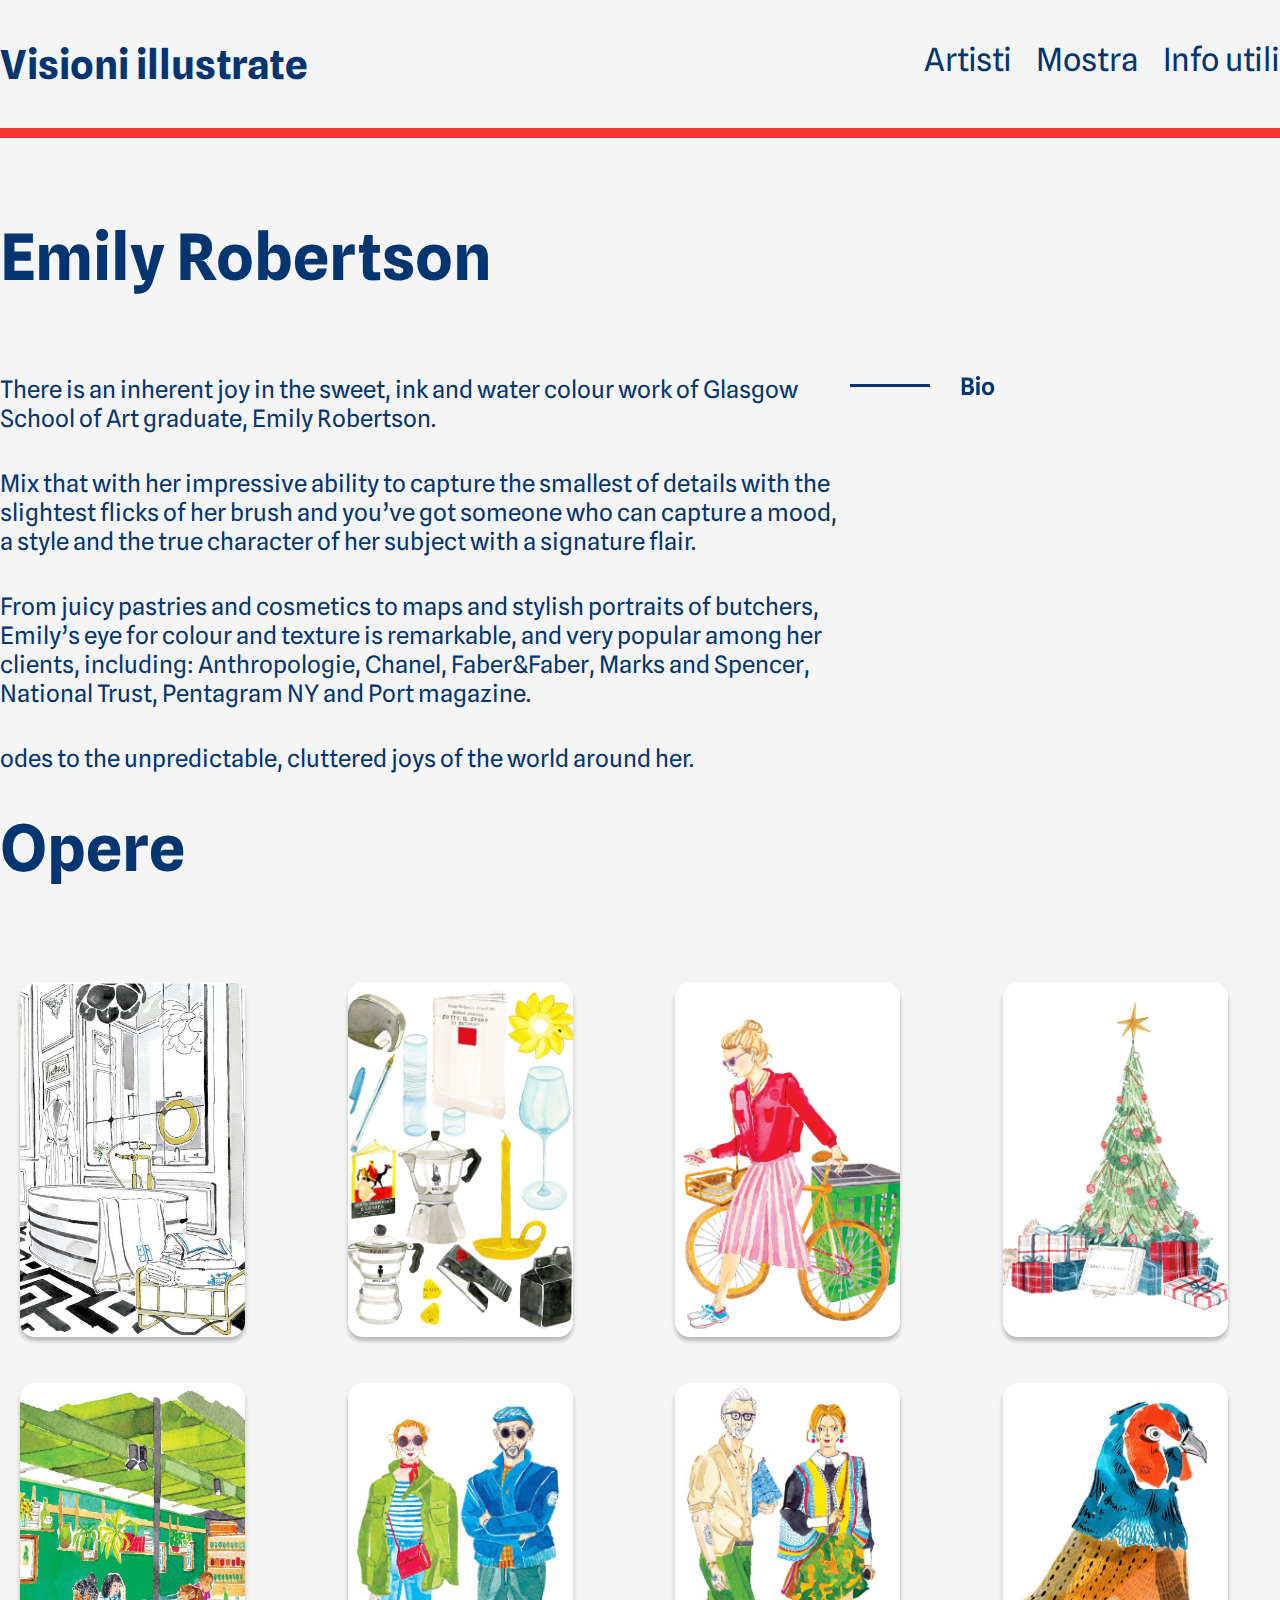
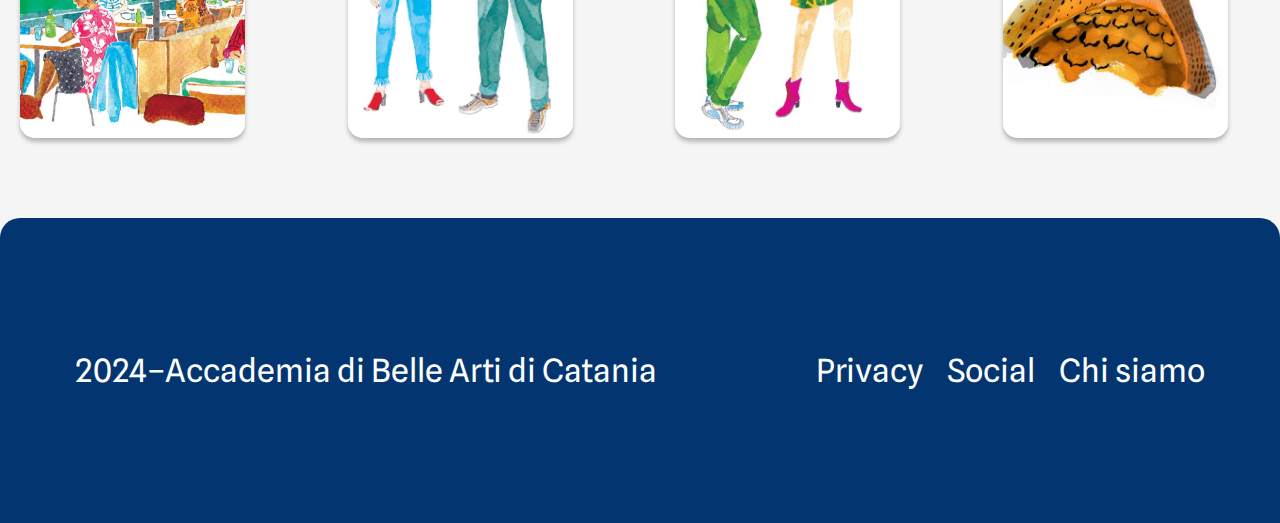
<file: Emily Robertson.html>
<!DOCTYPE html>
<html lang="en">
<head>
    <meta charset="UTF-8">
    <meta name="viewport" content="width=device-width, initial-scale=1.0">
    <title>Document</title>
    <link rel="stylesheet" href="css/Style.css">
    <link rel="preconnect" href="https://fonts.googleapis.com">
    <link rel="preconnect" href="https://fonts.gstatic.com" crossorigin>
    <link href="https://fonts.googleapis.com/css2?family=Spline+Sans:wght@300..700&display=swap" rel="stylesheet">
</head>
<body>
    <header>
        <p><a href="index.html">Visioni illustrate</a></p>
        <nav>
            <ul>
                <li><a href="Artisti.html">Artisti</a></li>
                <li><a href="Mostra.html">Mostra</a></li>
                <li><a href="Info utili.html">Info utili</a></li>
            </ul>
        </nav>
    </header>
    <main>
        
        <div class="line1" style="width: 1290px; height: 100%; border: 5px #F33A37 solid"></div>

        <section class="info">
            
            <section class="titleartisti">
                <h1>Emily Robertson</h1>
            </section>
    
            <div class="inaugurazione">
            <p>There is an inherent joy in the sweet, ink and water colour work of Glasgow School of Art graduate, Emily Robertson.   </p>
                <svg class="inaugurazione" width="145" height="21" viewBox="0 0 145 21" fill="none" xmlns="http://www.w3.org/2000/svg">
                    <path d="M111.788 20V2.552H117.764C119.068 2.552 120.136 2.74 120.968 3.116C121.808 3.492 122.428 4.004 122.828 4.652C123.236 5.292 123.44 6.028 123.44 6.86C123.44 7.924 123.132 8.78 122.516 9.428C121.908 10.068 121.1 10.432 120.092 10.52C120.94 10.592 121.656 10.788 122.24 11.108C122.824 11.428 123.268 11.876 123.572 12.452C123.884 13.028 124.04 13.744 124.04 14.6C124.04 15.776 123.784 16.768 123.272 17.576C122.768 18.376 122.052 18.98 121.124 19.388C120.204 19.796 119.116 20 117.86 20H111.788ZM115.064 17.096H117.476C118.532 17.096 119.304 16.92 119.792 16.568C120.28 16.208 120.524 15.552 120.524 14.6C120.524 13.88 120.392 13.352 120.128 13.016C119.864 12.68 119.496 12.464 119.024 12.368C118.56 12.272 118.016 12.224 117.392 12.224H115.064V17.096ZM115.064 9.704H117.38C118.012 9.704 118.516 9.616 118.892 9.44C119.276 9.256 119.552 8.992 119.72 8.648C119.896 8.304 119.984 7.876 119.984 7.364C119.992 6.668 119.752 6.172 119.264 5.876C118.784 5.58 118.14 5.432 117.332 5.432H115.064V9.704ZM126.311 20V6.908H129.623L129.611 20H126.311ZM127.979 5.192C127.403 5.192 126.915 4.992 126.515 4.592C126.115 4.192 125.915 3.68 125.915 3.056C125.915 2.432 126.115 1.924 126.515 1.532C126.923 1.132 127.411 0.931999 127.979 0.931999C128.547 0.931999 129.031 1.132 129.431 1.532C129.839 1.924 130.043 2.432 130.043 3.056C130.043 3.68 129.839 4.192 129.431 4.592C129.031 4.992 128.547 5.192 127.979 5.192ZM138.019 20.18C136.779 20.18 135.699 19.92 134.779 19.4C133.859 18.88 133.147 18.116 132.643 17.108C132.139 16.092 131.887 14.848 131.887 13.376C131.887 11.984 132.151 10.784 132.679 9.776C133.215 8.768 133.951 7.996 134.887 7.46C135.823 6.916 136.883 6.644 138.067 6.644C139.347 6.644 140.443 6.916 141.355 7.46C142.275 7.996 142.979 8.768 143.467 9.776C143.955 10.784 144.199 11.984 144.199 13.376C144.199 14.848 143.927 16.092 143.383 17.108C142.839 18.116 142.099 18.88 141.163 19.4C140.235 19.92 139.187 20.18 138.019 20.18ZM138.067 17.408C138.883 17.408 139.555 17.104 140.083 16.496C140.619 15.888 140.887 14.848 140.887 13.376C140.887 12.008 140.619 11.008 140.083 10.376C139.547 9.736 138.859 9.416 138.019 9.416C137.203 9.416 136.531 9.732 136.003 10.364C135.475 10.996 135.211 12 135.211 13.376C135.211 14.784 135.483 15.808 136.027 16.448C136.571 17.088 137.251 17.408 138.067 17.408Z" fill="#033570"/>
                    <line y1="10.5" x2="80" y2="10.5" stroke="#033570" stroke-width="3"/>
                    </svg>
                    
            </div>
            
            <p>Mix that with her impressive ability to capture the smallest of details with the slightest flicks of her brush and you’ve got someone who can capture a mood, a style and the true character of her subject with a signature flair.   </p>

            <p>From juicy pastries and cosmetics to maps and stylish portraits of butchers, Emily’s eye for colour and texture is remarkable, and very popular among her clients, including: Anthropologie, Chanel, Faber&Faber, Marks and Spencer, National Trust, Pentagram NY and Port magazine. 
            
                <p>odes to the unpredictable, cluttered joys of the world around her.   </p>
        </section>
        
            <section class="title">
                <h1>Opere</h1>
            </section>

            <Section class="card2">
            <div class="icinori">
            <img src="images/Handsome-Frank-Emily Robertson (1).jpg" alt="">  
            </div>

            <div class="jullien">
            <img src="images/card/robertson.jpg" alt="">   
            </div>

            <div class="johnson">
            <img src="images/Handsome-Frank-Emily Robertson (3).jpg" alt="">
            </div>

            <div class="thompson">
            <img src="images/Handsome-Frank-Emily Robertson (5).jpg" alt="">
            </div>
                
            <div class="paukova">
            <img src="images/Handsome-Frank-Emily Robertson (6).jpg" alt="">
            </div>    
    
            <div class="robertson">
            <img src="images/Handsome-Frank-Emily Robertson (7).jpg" alt="">
            </div>
            
            <div class="mander">
            <img src="images/Handsome-Frank-Emily Robertson (8).jpg" alt="">
            </div>
            
            <div class="clark">
            <img src="images/Handsome-Frank-Emily Robertson.jpg" alt="">
            </div>

        </Section>
    </main>
    <footer>
        <p>2024–Accademia di Belle Arti di Catania</p>
        <nav>
            <ul>
                <li><a href="">Privacy</a></li>
                <li><a href="">Social</a></li>
                <li><a href="">Chi siamo</a></li>
            </ul>
        </nav>
    </footer>   
</body>
</html>
</file>
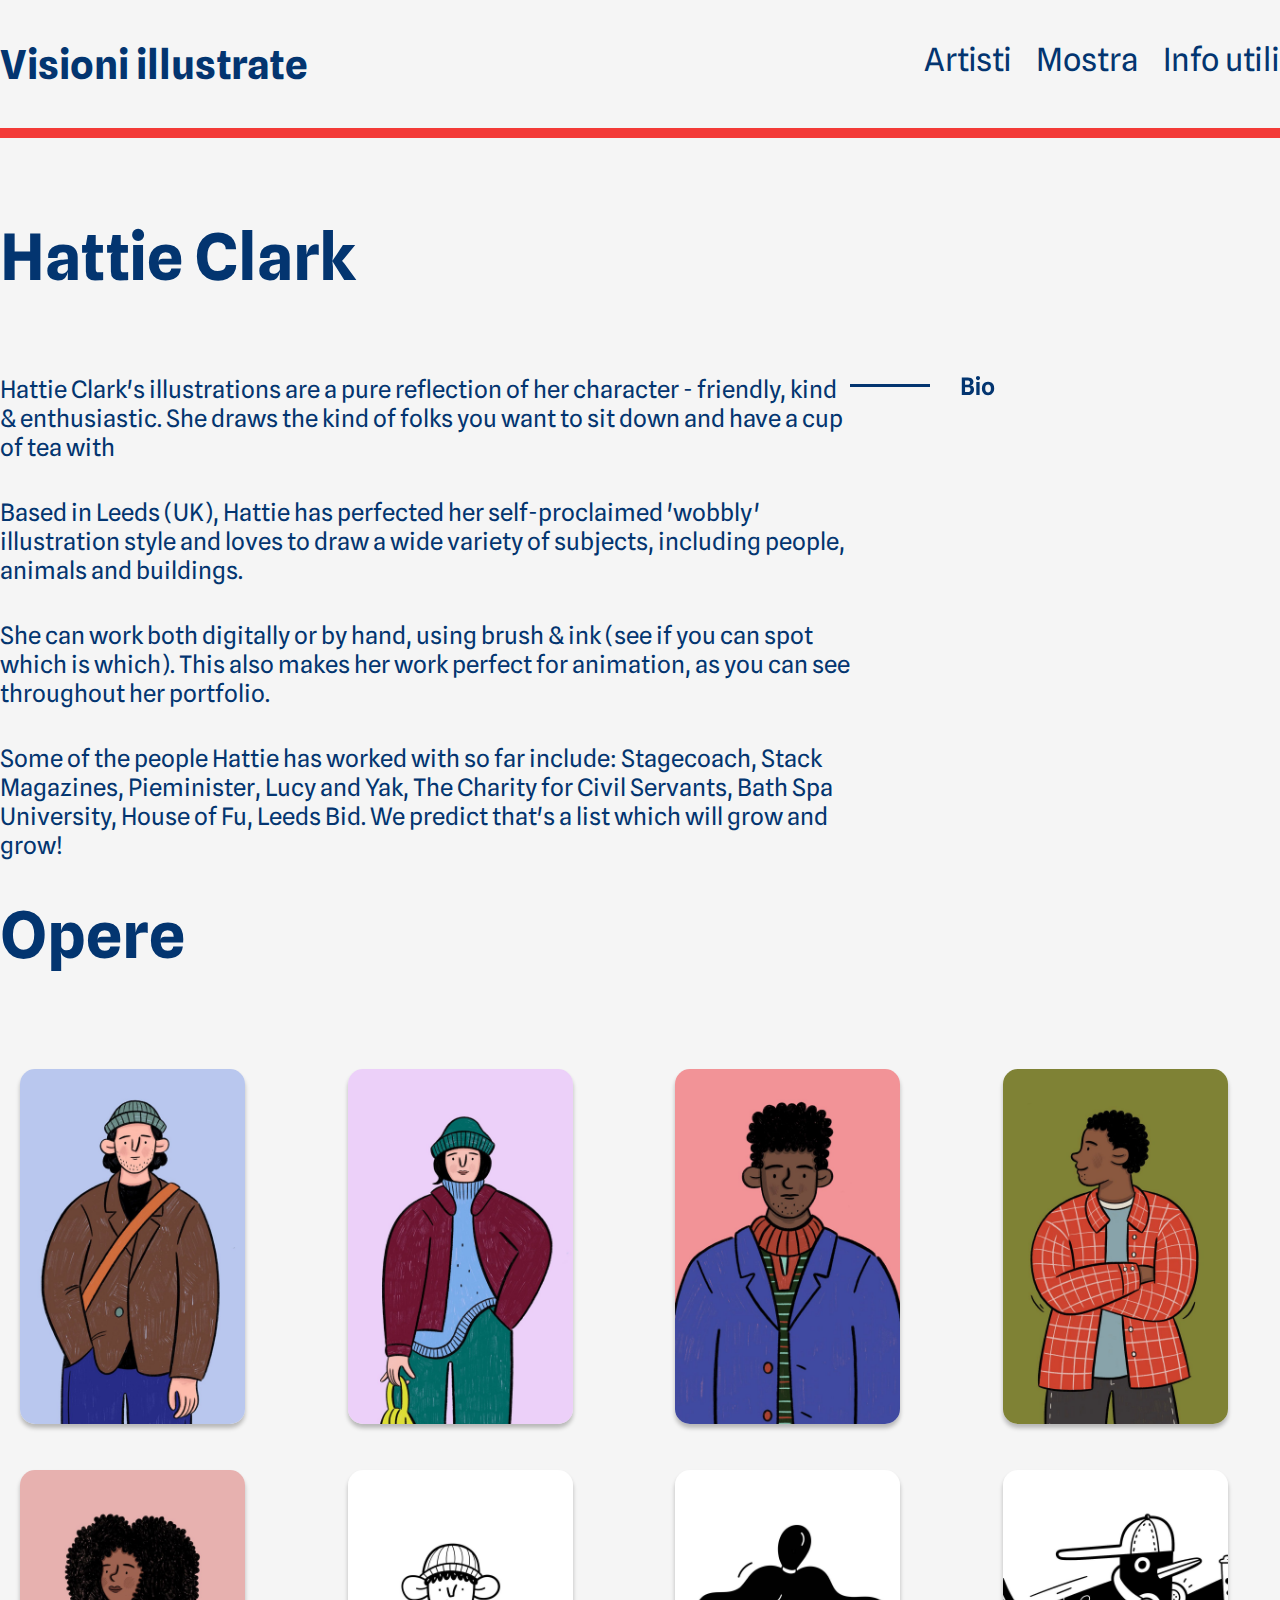
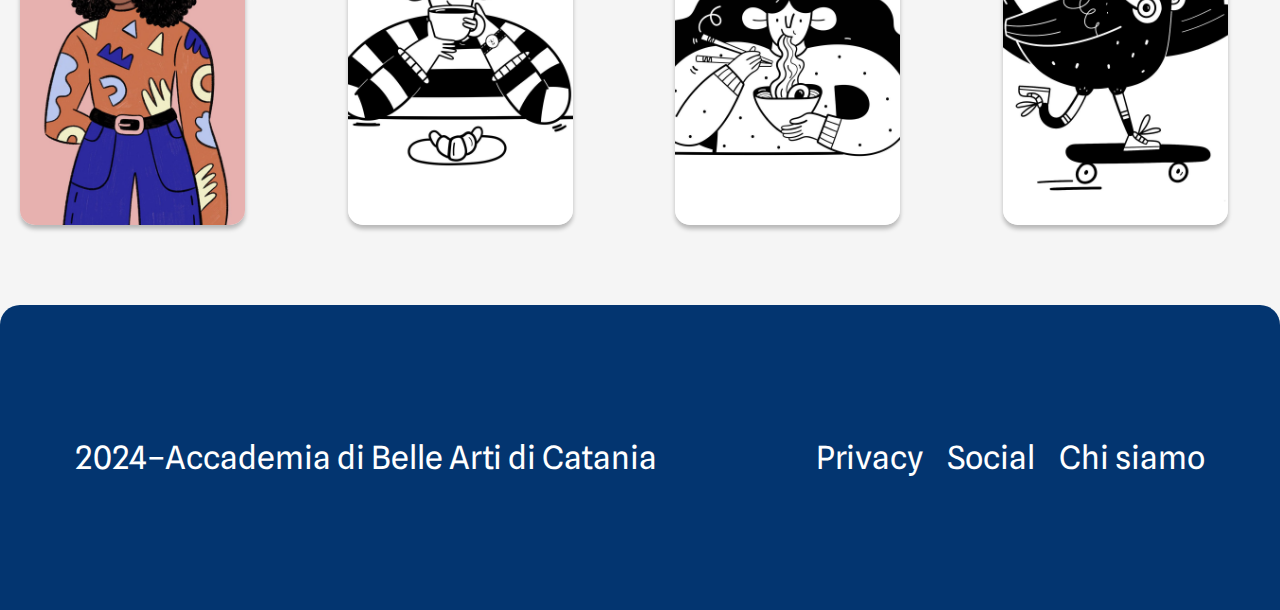
<file: Hattie Clark.html>
<!DOCTYPE html>
<html lang="en">
<head>
    <meta charset="UTF-8">
    <meta name="viewport" content="width=device-width, initial-scale=1.0">
    <title>Document</title>
    <link rel="stylesheet" href="css/Style.css">
    <link rel="preconnect" href="https://fonts.googleapis.com">
    <link rel="preconnect" href="https://fonts.gstatic.com" crossorigin>
    <link href="https://fonts.googleapis.com/css2?family=Spline+Sans:wght@300..700&display=swap" rel="stylesheet">
</head>
<body>
    <header>
        <p><a href="index.html">Visioni illustrate</a></p>
        <nav>
            <ul>
                <li><a href="Artisti.html">Artisti</a></li>
                <li><a href="Mostra.html">Mostra</a></li>
                <li><a href="Info utili.html">Info utili</a></li>
            </ul>
        </nav>
    </header>
    <main>
        
        <div class="line1" style="width: 1290px; height: 100%; border: 5px #F33A37 solid"></div>

        <section class="info">
            
            <section class="titleartisti">
                <h1>Hattie Clark</h1>
            </section>
    
            <div class="inaugurazione">
            <p>Hattie Clark's illustrations are a pure reflection of her character - friendly, kind & enthusiastic. She draws the kind of folks you want to sit down and have a cup of tea with   </p>
                <svg class="inaugurazione" width="145" height="21" viewBox="0 0 145 21" fill="none" xmlns="http://www.w3.org/2000/svg">
                    <path d="M111.788 20V2.552H117.764C119.068 2.552 120.136 2.74 120.968 3.116C121.808 3.492 122.428 4.004 122.828 4.652C123.236 5.292 123.44 6.028 123.44 6.86C123.44 7.924 123.132 8.78 122.516 9.428C121.908 10.068 121.1 10.432 120.092 10.52C120.94 10.592 121.656 10.788 122.24 11.108C122.824 11.428 123.268 11.876 123.572 12.452C123.884 13.028 124.04 13.744 124.04 14.6C124.04 15.776 123.784 16.768 123.272 17.576C122.768 18.376 122.052 18.98 121.124 19.388C120.204 19.796 119.116 20 117.86 20H111.788ZM115.064 17.096H117.476C118.532 17.096 119.304 16.92 119.792 16.568C120.28 16.208 120.524 15.552 120.524 14.6C120.524 13.88 120.392 13.352 120.128 13.016C119.864 12.68 119.496 12.464 119.024 12.368C118.56 12.272 118.016 12.224 117.392 12.224H115.064V17.096ZM115.064 9.704H117.38C118.012 9.704 118.516 9.616 118.892 9.44C119.276 9.256 119.552 8.992 119.72 8.648C119.896 8.304 119.984 7.876 119.984 7.364C119.992 6.668 119.752 6.172 119.264 5.876C118.784 5.58 118.14 5.432 117.332 5.432H115.064V9.704ZM126.311 20V6.908H129.623L129.611 20H126.311ZM127.979 5.192C127.403 5.192 126.915 4.992 126.515 4.592C126.115 4.192 125.915 3.68 125.915 3.056C125.915 2.432 126.115 1.924 126.515 1.532C126.923 1.132 127.411 0.931999 127.979 0.931999C128.547 0.931999 129.031 1.132 129.431 1.532C129.839 1.924 130.043 2.432 130.043 3.056C130.043 3.68 129.839 4.192 129.431 4.592C129.031 4.992 128.547 5.192 127.979 5.192ZM138.019 20.18C136.779 20.18 135.699 19.92 134.779 19.4C133.859 18.88 133.147 18.116 132.643 17.108C132.139 16.092 131.887 14.848 131.887 13.376C131.887 11.984 132.151 10.784 132.679 9.776C133.215 8.768 133.951 7.996 134.887 7.46C135.823 6.916 136.883 6.644 138.067 6.644C139.347 6.644 140.443 6.916 141.355 7.46C142.275 7.996 142.979 8.768 143.467 9.776C143.955 10.784 144.199 11.984 144.199 13.376C144.199 14.848 143.927 16.092 143.383 17.108C142.839 18.116 142.099 18.88 141.163 19.4C140.235 19.92 139.187 20.18 138.019 20.18ZM138.067 17.408C138.883 17.408 139.555 17.104 140.083 16.496C140.619 15.888 140.887 14.848 140.887 13.376C140.887 12.008 140.619 11.008 140.083 10.376C139.547 9.736 138.859 9.416 138.019 9.416C137.203 9.416 136.531 9.732 136.003 10.364C135.475 10.996 135.211 12 135.211 13.376C135.211 14.784 135.483 15.808 136.027 16.448C136.571 17.088 137.251 17.408 138.067 17.408Z" fill="#033570"/>
                    <line y1="10.5" x2="80" y2="10.5" stroke="#033570" stroke-width="3"/>
                    </svg>
                    
            </div>
            
            <p>Based in Leeds (UK), Hattie has perfected her self-proclaimed 'wobbly' illustration style and loves to draw a wide variety of subjects, including people, animals and buildings.    </p>

            <p>She can work both digitally or by hand, using brush & ink (see if you can spot which is which). This also makes her work perfect for animation, as you can see throughout her portfolio.</p>
        
            <p>Some of the people Hattie has worked with so far include: Stagecoach, Stack Magazines, Pieminister, Lucy and Yak, The Charity for Civil Servants, Bath Spa University, House of Fu, Leeds Bid. We predict that's a list which will grow and grow!</p>
        
        </section>
        
            <section class="title">
                <h1>Opere</h1>
            </section>

            <Section class="card2">
            <div class="icinori">
            <img src="images/Handsome-Frank-Hattie Clark (1).jpg" alt="">  
            </div>

            <div class="jullien">
            <img src="images/Handsome-Frank-Hattie Clark (2).jpg" alt="">   
            </div>

            <div class="johnson">
            <img src="images/Handsome-Frank-Hattie Clark (3).jpg" alt="">
            </div>

            <div class="thompson">
            <img src="images/Handsome-Frank-Hattie Clark (5).jpg" alt="">
            </div>
                
            <div class="paukova">
            <img src="images/Handsome-Frank-Hattie Clark.jpg" alt="">
            </div>    
    
            <div class="robertson">
            <img src="images/Handsome-Frank-Hattie Clark (7).jpg" alt="">
            </div>
            
            <div class="mander">
            <img src="images/Handsome-Frank-Hattie Clark (8).jpg" alt="">
            </div>
            
            <div class="clark">
            <img src="images/Handsome-Frank-Hattie Clark (6).jpg" alt="">
            </div>

        </Section>
    </main>
    <footer>
        <p>2024–Accademia di Belle Arti di Catania</p>
        <nav>
            <ul>
                <li><a href="">Privacy</a></li>
                <li><a href="">Social</a></li>
                <li><a href="">Chi siamo</a></li>
            </ul>
        </nav>
    </footer>   
</body>
</html>
</file>
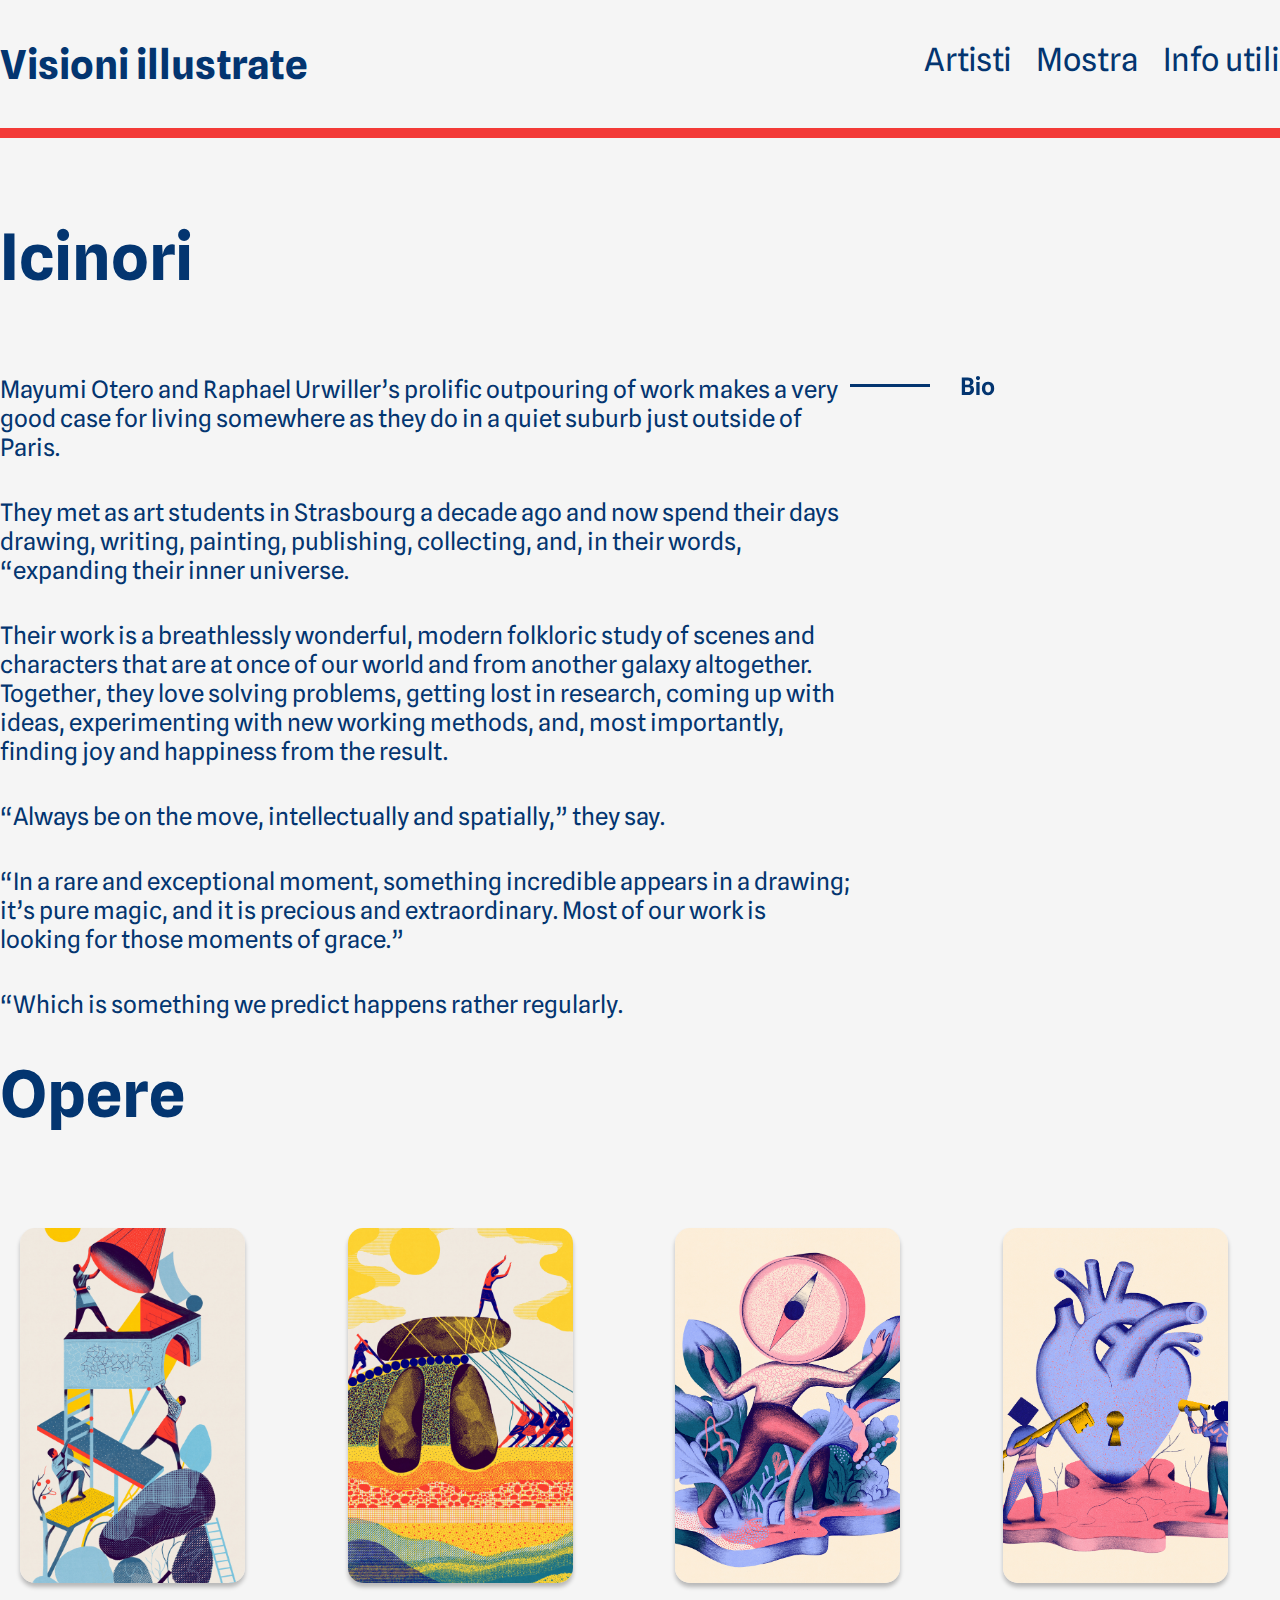
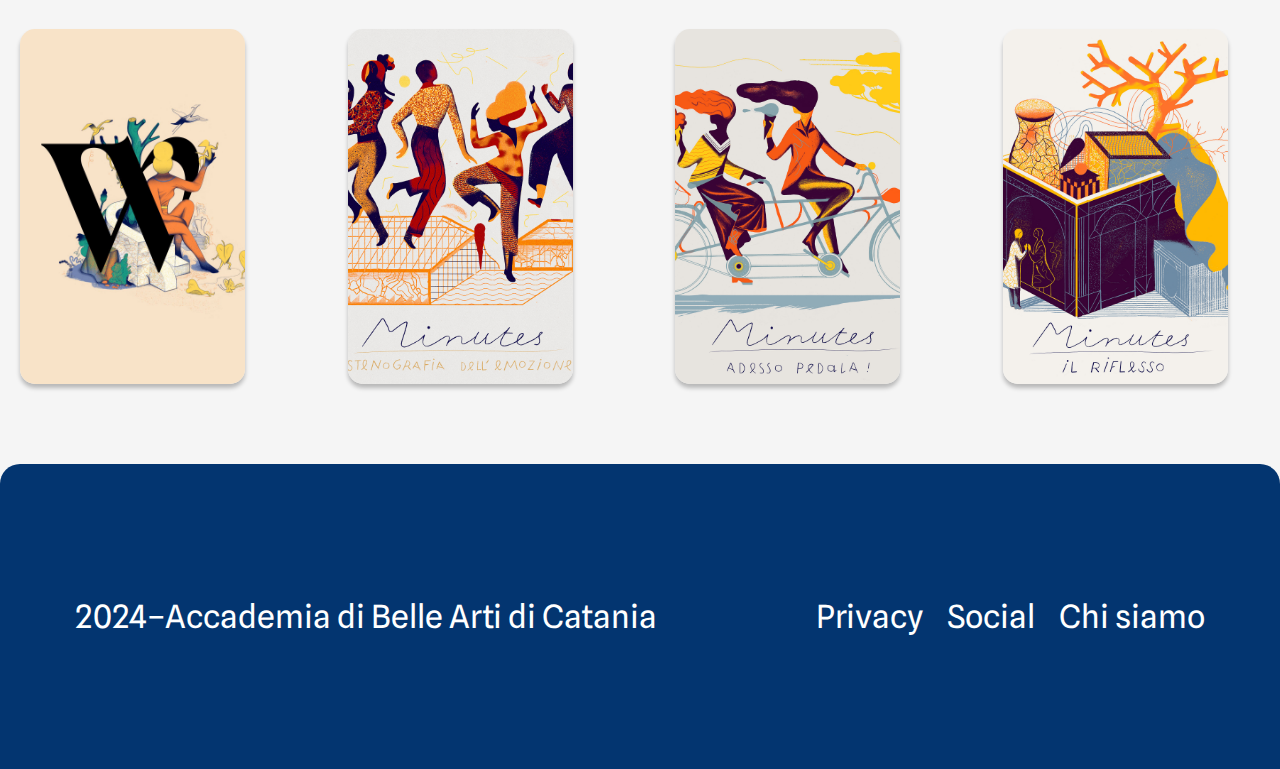
<file: Icinori.html>
<!DOCTYPE html>
<html lang="en">
<head>
    <meta charset="UTF-8">
    <meta name="viewport" content="width=device-width, initial-scale=1.0">
    <title>Document</title>
    <link rel="stylesheet" href="css/Style.css">
    <link rel="preconnect" href="https://fonts.googleapis.com">
    <link rel="preconnect" href="https://fonts.gstatic.com" crossorigin>
    <link href="https://fonts.googleapis.com/css2?family=Spline+Sans:wght@300..700&display=swap" rel="stylesheet">
</head>
<body>
    <header>
        <p><a href="index.html">Visioni illustrate</a></p>
        <nav>
            <ul>
                <li><a href="Artisti.html">Artisti</a></li>
                <li><a href="Mostra.html">Mostra</a></li>
                <li><a href="Info utili.html">Info utili</a></li>
            </ul>
        </nav>
    </header>
    <main>
        
        <div class="line1" style="width: 1290px; height: 100%; border: 5px #F33A37 solid"></div>

        <section class="info">
            
            <section class="titleartisti">
                <h1>Icinori</h1>
            </section>
    
            <div class="inaugurazione">
            <p>Mayumi Otero and Raphael Urwiller’s prolific outpouring of work makes a very good case for living 
                somewhere as they do in a quiet suburb just outside of Paris.</p>
                <svg class="inaugurazione" width="145" height="21" viewBox="0 0 145 21" fill="none" xmlns="http://www.w3.org/2000/svg">
                    <path d="M111.788 20V2.552H117.764C119.068 2.552 120.136 2.74 120.968 3.116C121.808 3.492 122.428 4.004 122.828 4.652C123.236 5.292 123.44 6.028 123.44 6.86C123.44 7.924 123.132 8.78 122.516 9.428C121.908 10.068 121.1 10.432 120.092 10.52C120.94 10.592 121.656 10.788 122.24 11.108C122.824 11.428 123.268 11.876 123.572 12.452C123.884 13.028 124.04 13.744 124.04 14.6C124.04 15.776 123.784 16.768 123.272 17.576C122.768 18.376 122.052 18.98 121.124 19.388C120.204 19.796 119.116 20 117.86 20H111.788ZM115.064 17.096H117.476C118.532 17.096 119.304 16.92 119.792 16.568C120.28 16.208 120.524 15.552 120.524 14.6C120.524 13.88 120.392 13.352 120.128 13.016C119.864 12.68 119.496 12.464 119.024 12.368C118.56 12.272 118.016 12.224 117.392 12.224H115.064V17.096ZM115.064 9.704H117.38C118.012 9.704 118.516 9.616 118.892 9.44C119.276 9.256 119.552 8.992 119.72 8.648C119.896 8.304 119.984 7.876 119.984 7.364C119.992 6.668 119.752 6.172 119.264 5.876C118.784 5.58 118.14 5.432 117.332 5.432H115.064V9.704ZM126.311 20V6.908H129.623L129.611 20H126.311ZM127.979 5.192C127.403 5.192 126.915 4.992 126.515 4.592C126.115 4.192 125.915 3.68 125.915 3.056C125.915 2.432 126.115 1.924 126.515 1.532C126.923 1.132 127.411 0.931999 127.979 0.931999C128.547 0.931999 129.031 1.132 129.431 1.532C129.839 1.924 130.043 2.432 130.043 3.056C130.043 3.68 129.839 4.192 129.431 4.592C129.031 4.992 128.547 5.192 127.979 5.192ZM138.019 20.18C136.779 20.18 135.699 19.92 134.779 19.4C133.859 18.88 133.147 18.116 132.643 17.108C132.139 16.092 131.887 14.848 131.887 13.376C131.887 11.984 132.151 10.784 132.679 9.776C133.215 8.768 133.951 7.996 134.887 7.46C135.823 6.916 136.883 6.644 138.067 6.644C139.347 6.644 140.443 6.916 141.355 7.46C142.275 7.996 142.979 8.768 143.467 9.776C143.955 10.784 144.199 11.984 144.199 13.376C144.199 14.848 143.927 16.092 143.383 17.108C142.839 18.116 142.099 18.88 141.163 19.4C140.235 19.92 139.187 20.18 138.019 20.18ZM138.067 17.408C138.883 17.408 139.555 17.104 140.083 16.496C140.619 15.888 140.887 14.848 140.887 13.376C140.887 12.008 140.619 11.008 140.083 10.376C139.547 9.736 138.859 9.416 138.019 9.416C137.203 9.416 136.531 9.732 136.003 10.364C135.475 10.996 135.211 12 135.211 13.376C135.211 14.784 135.483 15.808 136.027 16.448C136.571 17.088 137.251 17.408 138.067 17.408Z" fill="#033570"/>
                    <line y1="10.5" x2="80" y2="10.5" stroke="#033570" stroke-width="3"/>
                    </svg>
                    
            </div>
            
            <p>They met as art students in Strasbourg a decade ago and now spend their days drawing, writing, 
            painting, publishing, collecting, and, in their words, “expanding their inner universe.</p>

            <p>Their work is a breathlessly wonderful, modern folkloric study of scenes and characters 
            that are at once of our world and from another galaxy altogether. Together, they love solving problems, 
            getting lost in research, coming up with ideas, experimenting with new working methods, and, most importantly, 
            finding joy and happiness from the result. </p>

            <p>“Always be on the move, intellectually and spatially,” they say.</p>

            <p>“In a rare and exceptional moment, something incredible appears in a drawing; 
            it’s pure magic, and it is precious and extraordinary. Most of our work is looking for those moments of grace.” </p>

            <p>“Which is something we predict happens rather regularly. </p>
    

        </section>
        
            <section class="title">
                <h1>Opere</h1>
            </section>

            <Section class="card2">
            <div class="icinori">
            <img src="images/AP_Icinori_ARCHEO_1_2x-scaled.jpg" alt="">  
            </div>

            <div class="jullien">
            <img src="images/AP_Icinori_ARCHEO_2_2x-scaled.jpg" alt="">   
            </div>

            <div class="johnson">
            <img src="images/AP_Icinori_MOXIE_1_2x.jpg" alt="">
            </div>

            <div class="thompson">
            <img src="images/AP_Icinori_MOXIE_2_2x.jpg" alt="">
            </div>
                
            <div class="paukova">
            <img src="images/AP_Icinori_Whereby-W_2x.jpg" alt="">
            </div>    
    
            <div class="robertson">
            <img src="images/card/icinori.jpg" alt="">
            </div>
            
            <div class="mander">
            <img src="images/AP_Icinori_DEDAR_3_2x.jpg" alt="">
            </div>
            
            <div class="clark">
            <img src="images/AP_Icinori_DEDAR_5_2x.jpg" alt="">
            </div>

        </Section>
    </main>
    <footer>
        <p>2024–Accademia di Belle Arti di Catania</p>
        <nav>
            <ul>
                <li><a href="">Privacy</a></li>
                <li><a href="">Social</a></li>
                <li><a href="">Chi siamo</a></li>
            </ul>
        </nav>
    </footer>   
</body>
</html>
</file>
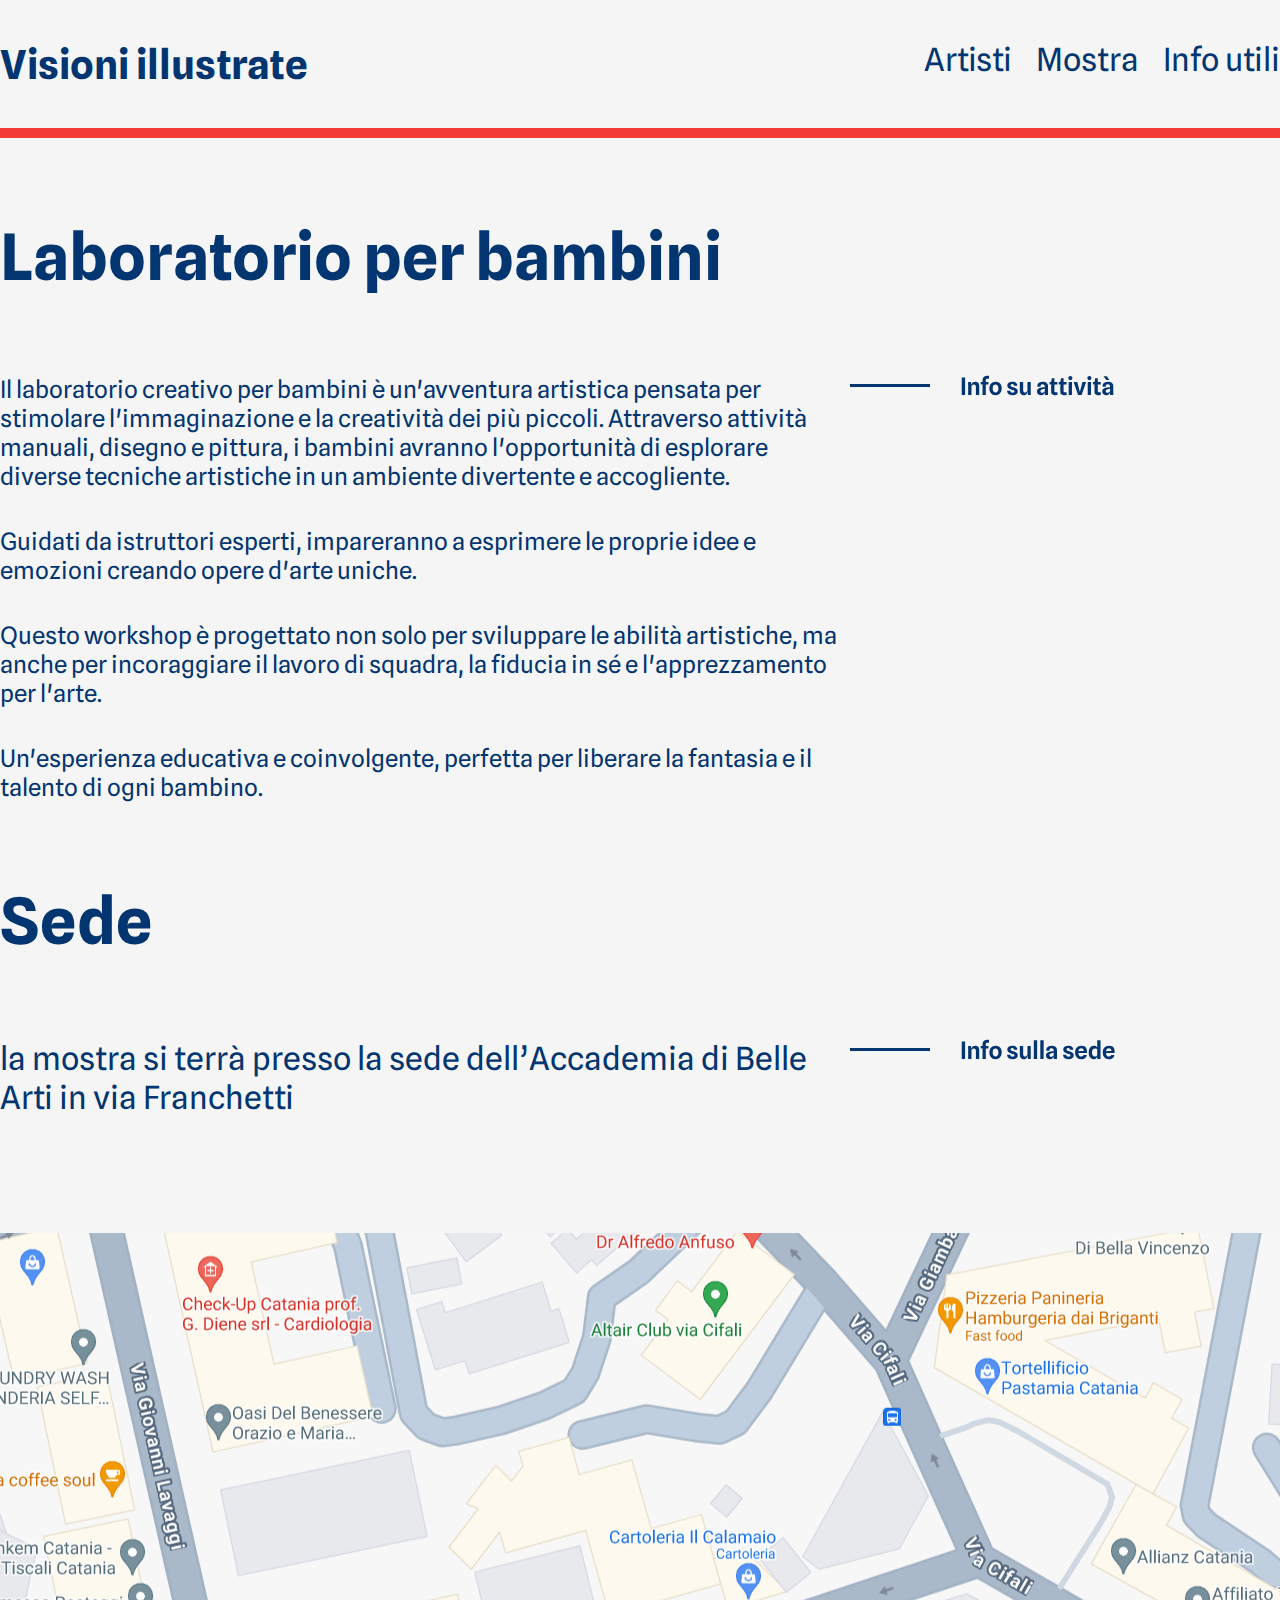
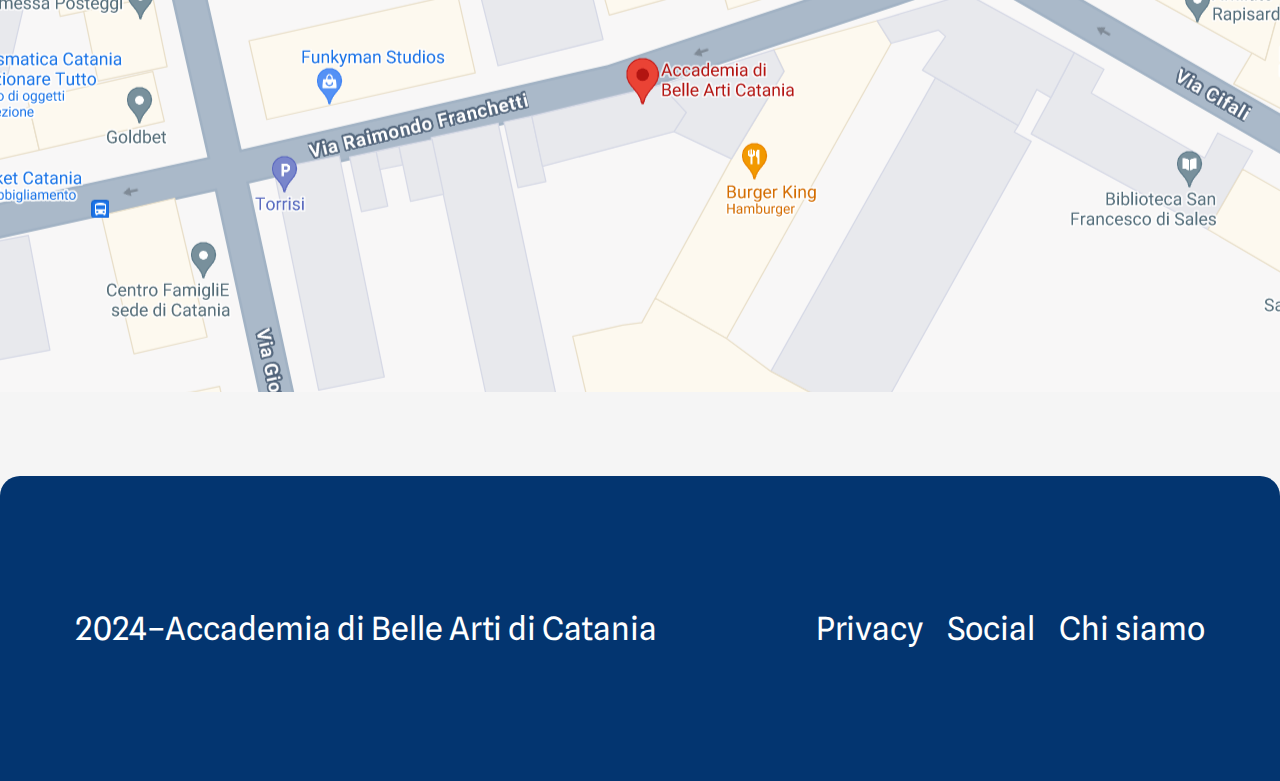
<file: Info utili.html>
<!DOCTYPE html>
<html lang="en">
<head>
    <meta charset="UTF-8">
    <meta name="viewport" content="width=device-width, initial-scale=1.0">
    <title>Document</title>
    <link rel="stylesheet" href="css/Style.css">
    <link rel="preconnect" href="https://fonts.googleapis.com">
    <link rel="preconnect" href="https://fonts.gstatic.com" crossorigin>
    <link href="https://fonts.googleapis.com/css2?family=Spline+Sans:wght@300..700&display=swap" rel="stylesheet">
</head>
<body>
    <header>
        <p><a href="index.html">Visioni illustrate</a></p>
        <nav>
            <ul>
                <li><a href="Artisti.html">Artisti</a></li>
                <li><a href="Mostra.html">Mostra</a></li>
                <li><a href="Info utili.html">Info utili</a></li>
            </ul>
        </nav>
    </header>
    <main>
        
        <div class="line1" style="width: 1290px; height: 100%; border: 5px #F33A37 solid"></div>

        <section class="infoutili">
            <h1>Laboratorio per bambini</h1>

            <div class="inaugurazione">
            <p>Il laboratorio creativo per bambini è un'avventura artistica pensata per stimolare l'immaginazione e la 
                creatività dei più piccoli. Attraverso attività manuali, disegno e pittura, i bambini avranno l'opportunità 
                di esplorare diverse tecniche artistiche in un ambiente divertente e accogliente. </p>

            <svg class="inaugurazione" width="264" height="21" viewBox="0 0 264 21" fill="none" xmlns="http://www.w3.org/2000/svg">
                <path d="M111.704 20V2.552H115.112V20H111.704ZM118.155 20V6.908H121.071L121.383 11.84L121.215 10.844C121.311 10.124 121.499 9.444 121.779 8.804C122.059 8.156 122.479 7.632 123.039 7.232C123.607 6.832 124.355 6.632 125.283 6.632C126.499 6.632 127.459 7.02 128.163 7.796C128.867 8.564 129.219 9.74 129.219 11.324V20H125.907V12.524C125.907 11.732 125.831 11.116 125.679 10.676C125.535 10.228 125.315 9.912 125.019 9.728C124.731 9.544 124.363 9.452 123.915 9.452C123.371 9.452 122.879 9.62 122.439 9.956C122.007 10.292 121.687 10.68 121.479 11.12V20H118.155ZM132.524 20V10.784C132.524 10.448 132.584 10.184 132.704 9.992C132.832 9.792 133.012 9.66 133.244 9.596L132.524 7.436V5.348C132.524 4.324 132.728 3.472 133.136 2.792C133.544 2.112 134.088 1.604 134.768 1.268C135.456 0.931999 136.212 0.763999 137.036 0.763999C137.524 0.763999 137.908 0.779999 138.188 0.811999C138.476 0.835999 138.744 0.867999 138.992 0.907999L138.98 3.86C138.804 3.796 138.584 3.744 138.32 3.704C138.064 3.664 137.76 3.644 137.408 3.644C137.072 3.644 136.784 3.704 136.544 3.824C136.304 3.936 136.12 4.144 135.992 4.448C135.872 4.744 135.812 5.164 135.812 5.708V20H132.524ZM130.748 9.596V6.908H138.488V9.596H130.748ZM145.513 20.18C144.273 20.18 143.193 19.92 142.273 19.4C141.353 18.88 140.641 18.116 140.137 17.108C139.633 16.092 139.381 14.848 139.381 13.376C139.381 11.984 139.645 10.784 140.173 9.776C140.709 8.768 141.445 7.996 142.381 7.46C143.317 6.916 144.377 6.644 145.561 6.644C146.841 6.644 147.937 6.916 148.849 7.46C149.769 7.996 150.473 8.768 150.961 9.776C151.449 10.784 151.693 11.984 151.693 13.376C151.693 14.848 151.421 16.092 150.877 17.108C150.333 18.116 149.593 18.88 148.657 19.4C147.729 19.92 146.681 20.18 145.513 20.18ZM145.561 17.408C146.377 17.408 147.049 17.104 147.577 16.496C148.113 15.888 148.381 14.848 148.381 13.376C148.381 12.008 148.113 11.008 147.577 10.376C147.041 9.736 146.353 9.416 145.513 9.416C144.697 9.416 144.025 9.732 143.497 10.364C142.969 10.996 142.705 12 142.705 13.376C142.705 14.784 142.977 15.808 143.521 16.448C144.065 17.088 144.745 17.408 145.561 17.408ZM162.427 20.204C161.363 20.204 160.435 20.048 159.643 19.736C158.851 19.424 158.227 18.952 157.771 18.32C157.323 17.68 157.075 16.864 157.027 15.872H160.243C160.331 16.528 160.567 17.004 160.951 17.3C161.335 17.588 161.831 17.732 162.439 17.732C162.807 17.732 163.147 17.692 163.459 17.612C163.771 17.532 164.019 17.396 164.203 17.204C164.395 17.012 164.491 16.748 164.491 16.412C164.491 16.156 164.431 15.948 164.311 15.788C164.191 15.62 164.011 15.48 163.771 15.368C163.539 15.248 163.251 15.136 162.907 15.032C162.563 14.928 162.167 14.812 161.719 14.684C160.927 14.452 160.199 14.176 159.535 13.856C158.871 13.528 158.339 13.096 157.939 12.56C157.539 12.024 157.339 11.324 157.339 10.46C157.339 9.22 157.795 8.28 158.707 7.64C159.619 6.992 160.807 6.668 162.271 6.668C163.167 6.668 163.975 6.792 164.695 7.04C165.415 7.288 166.007 7.716 166.471 8.324C166.943 8.932 167.243 9.776 167.371 10.856L164.179 10.844C164.083 10.348 163.931 9.976 163.723 9.728C163.523 9.472 163.291 9.3 163.027 9.212C162.771 9.124 162.499 9.08 162.211 9.08C161.891 9.08 161.603 9.132 161.347 9.236C161.099 9.332 160.907 9.476 160.771 9.668C160.635 9.86 160.567 10.092 160.567 10.364C160.567 10.7 160.663 10.98 160.855 11.204C161.055 11.428 161.355 11.624 161.755 11.792C162.163 11.952 162.671 12.124 163.279 12.308C163.727 12.428 164.207 12.568 164.719 12.728C165.231 12.888 165.715 13.104 166.171 13.376C166.627 13.64 166.999 14 167.287 14.456C167.583 14.904 167.731 15.488 167.731 16.208C167.731 17.464 167.251 18.444 166.291 19.148C165.331 19.852 164.043 20.204 162.427 20.204ZM173.58 20.264C172.42 20.264 171.504 19.872 170.832 19.088C170.16 18.296 169.824 17.128 169.824 15.584V6.896H173.148V14.564C173.148 15.292 173.216 15.868 173.352 16.292C173.488 16.708 173.692 17.004 173.964 17.18C174.244 17.356 174.588 17.444 174.996 17.444C175.54 17.444 176.032 17.276 176.472 16.94C176.92 16.604 177.244 16.216 177.444 15.776V6.896H180.756V20H177.864L177.54 15.056L177.708 16.052C177.612 16.772 177.42 17.452 177.132 18.092C176.852 18.732 176.428 19.256 175.86 19.664C175.292 20.064 174.532 20.264 173.58 20.264ZM191.043 20.144C190.275 20.144 189.583 20 188.967 19.712C188.359 19.424 187.879 19.008 187.527 18.464C187.183 17.92 187.011 17.276 187.011 16.532C187.011 15.748 187.163 15.104 187.467 14.6C187.771 14.088 188.195 13.684 188.739 13.388C189.283 13.084 189.911 12.86 190.623 12.716C191.119 12.612 191.631 12.528 192.159 12.464C192.695 12.392 193.195 12.336 193.659 12.296C194.123 12.256 194.499 12.224 194.787 12.2V11.756C194.787 10.9 194.631 10.28 194.319 9.896C194.007 9.504 193.471 9.308 192.711 9.308C192.223 9.308 191.811 9.372 191.475 9.5C191.147 9.628 190.899 9.86 190.731 10.196C190.563 10.532 190.479 11.016 190.479 11.648H187.383C187.295 10.504 187.467 9.564 187.899 8.828C188.339 8.092 188.983 7.548 189.831 7.196C190.687 6.836 191.691 6.656 192.843 6.656C193.523 6.656 194.171 6.732 194.787 6.884C195.411 7.028 195.963 7.28 196.443 7.64C196.931 7.992 197.315 8.476 197.595 9.092C197.883 9.708 198.027 10.488 198.027 11.432V20H194.763L194.787 17C194.643 17.88 194.275 18.624 193.683 19.232C193.091 19.84 192.211 20.144 191.043 20.144ZM192.051 17.828C192.459 17.828 192.855 17.756 193.239 17.612C193.631 17.46 193.967 17.252 194.247 16.988C194.535 16.724 194.715 16.42 194.787 16.076V13.856C194.467 13.904 194.119 13.96 193.743 14.024C193.367 14.088 193.039 14.152 192.759 14.216C191.911 14.392 191.315 14.636 190.971 14.948C190.635 15.252 190.467 15.68 190.467 16.232C190.467 16.56 190.531 16.844 190.659 17.084C190.795 17.324 190.983 17.508 191.223 17.636C191.471 17.764 191.747 17.828 192.051 17.828ZM204.52 20.168C203.456 20.168 202.628 19.9 202.036 19.364C201.444 18.82 201.148 18.012 201.148 16.94L201.124 10.712C201.124 10.432 201.196 10.192 201.34 9.992C201.484 9.792 201.688 9.66 201.952 9.596L201.124 7.424V7.052L201.784 3.152H204.412V15.992C204.412 16.504 204.496 16.86 204.664 17.06C204.84 17.26 205.164 17.36 205.636 17.36C206.012 17.36 206.344 17.356 206.632 17.348C206.92 17.34 207.184 17.324 207.424 17.3V19.988C207.08 20.084 206.64 20.136 206.104 20.144C205.568 20.16 205.04 20.168 204.52 20.168ZM199.576 9.596V6.908H207.388V9.596H199.576ZM213.701 20.168C212.637 20.168 211.809 19.9 211.217 19.364C210.625 18.82 210.329 18.012 210.329 16.94L210.305 10.712C210.305 10.432 210.377 10.192 210.521 9.992C210.665 9.792 210.869 9.66 211.133 9.596L210.305 7.424V7.052L210.965 3.152H213.593V15.992C213.593 16.504 213.677 16.86 213.845 17.06C214.021 17.26 214.345 17.36 214.817 17.36C215.193 17.36 215.525 17.356 215.813 17.348C216.101 17.34 216.365 17.324 216.605 17.3V19.988C216.261 20.084 215.821 20.136 215.285 20.144C214.749 20.16 214.221 20.168 213.701 20.168ZM208.757 9.596V6.908H216.569V9.596H208.757ZM218.663 20V6.908H221.975L221.963 20H218.663ZM220.331 5.192C219.755 5.192 219.267 4.992 218.867 4.592C218.467 4.192 218.267 3.68 218.267 3.056C218.267 2.432 218.467 1.924 218.867 1.532C219.275 1.132 219.763 0.931999 220.331 0.931999C220.899 0.931999 221.383 1.132 221.783 1.532C222.191 1.924 222.395 2.432 222.395 3.056C222.395 3.68 222.191 4.192 221.783 4.592C221.383 4.992 220.899 5.192 220.331 5.192ZM228.094 20L223.606 6.908H227.254L228.97 13.472L229.81 16.82H229.918L230.758 13.484L232.474 6.908H236.11L231.646 20H228.094ZM237.729 20V6.908H241.041L241.029 20H237.729ZM239.397 5.192C238.821 5.192 238.333 4.992 237.933 4.592C237.533 4.192 237.333 3.68 237.333 3.056C237.333 2.432 237.533 1.924 237.933 1.532C238.341 1.132 238.829 0.931999 239.397 0.931999C239.965 0.931999 240.449 1.132 240.849 1.532C241.257 1.924 241.461 2.432 241.461 3.056C241.461 3.68 241.257 4.192 240.849 4.592C240.449 4.992 239.965 5.192 239.397 5.192ZM247.895 20.168C246.831 20.168 246.003 19.9 245.411 19.364C244.819 18.82 244.523 18.012 244.523 16.94L244.499 10.712C244.499 10.432 244.571 10.192 244.715 9.992C244.859 9.792 245.063 9.66 245.327 9.596L244.499 7.424V7.052L245.159 3.152H247.787V15.992C247.787 16.504 247.871 16.86 248.039 17.06C248.215 17.26 248.539 17.36 249.011 17.36C249.387 17.36 249.719 17.356 250.007 17.348C250.295 17.34 250.559 17.324 250.799 17.3V19.988C250.455 20.084 250.015 20.136 249.479 20.144C248.943 20.16 248.415 20.168 247.895 20.168ZM242.951 9.596V6.908H250.763V9.596H242.951ZM256.296 20.144C255.528 20.144 254.836 20 254.22 19.712C253.612 19.424 253.132 19.008 252.78 18.464C252.436 17.92 252.264 17.276 252.264 16.532C252.264 15.748 252.416 15.104 252.72 14.6C253.024 14.088 253.448 13.684 253.992 13.388C254.536 13.084 255.164 12.86 255.876 12.716C256.372 12.612 256.884 12.528 257.412 12.464C257.948 12.392 258.448 12.336 258.912 12.296C259.376 12.256 259.752 12.224 260.04 12.2V11.756C260.04 10.9 259.884 10.28 259.572 9.896C259.26 9.504 258.724 9.308 257.964 9.308C257.476 9.308 257.064 9.372 256.728 9.5C256.4 9.628 256.152 9.86 255.984 10.196C255.816 10.532 255.732 11.016 255.732 11.648H252.636C252.548 10.504 252.72 9.564 253.152 8.828C253.592 8.092 254.236 7.548 255.084 7.196C255.94 6.836 256.944 6.656 258.096 6.656C258.776 6.656 259.424 6.732 260.04 6.884C260.664 7.028 261.216 7.28 261.696 7.64C262.184 7.992 262.568 8.476 262.848 9.092C263.136 9.708 263.28 10.488 263.28 11.432V20H260.016L260.04 17C259.896 17.88 259.528 18.624 258.936 19.232C258.344 19.84 257.464 20.144 256.296 20.144ZM257.304 17.828C257.712 17.828 258.108 17.756 258.492 17.612C258.884 17.46 259.22 17.252 259.5 16.988C259.788 16.724 259.968 16.42 260.04 16.076V13.856C259.72 13.904 259.372 13.96 258.996 14.024C258.62 14.088 258.292 14.152 258.012 14.216C257.164 14.392 256.568 14.636 256.224 14.948C255.888 15.252 255.72 15.68 255.72 16.232C255.72 16.56 255.784 16.844 255.912 17.084C256.048 17.324 256.236 17.508 256.476 17.636C256.724 17.764 257 17.828 257.304 17.828ZM256.344 4.892L253.476 1.292H256.98L259.272 4.892H256.344Z" fill="#033570"/>
                <line y1="10.5" x2="80" y2="10.5" stroke="#033570" stroke-width="3"/>
                </svg> 
            </div>
            
            <p>Guidati da istruttori esperti, impareranno a esprimere le proprie idee e emozioni creando opere d'arte uniche. </p>

            <p>Questo workshop è progettato non solo per sviluppare le abilità artistiche, ma anche per incoraggiare 
                il lavoro di squadra, la fiducia in sé e l'apprezzamento per l'arte.</p>

            <p> Un'esperienza educativa e coinvolgente, perfetta per liberare la fantasia e il talento di ogni bambino.</p>    

        </section>
        
            <section class="infoutili">
                <h1>Sede</h1>        
                <div class="inaugurazioneinfo">
                <p>la mostra si terrà presso la sede dell’Accademia di Belle Arti in via Franchetti </p>
    
                <svg width="265" height="21" viewBox="0 0 265 21" fill="none" xmlns="http://www.w3.org/2000/svg">
                    <path d="M111.704 20V2.552H115.112V20H111.704ZM118.155 20V6.908H121.071L121.383 11.84L121.215 10.844C121.311 10.124 121.499 9.444 121.779 8.804C122.059 8.156 122.479 7.632 123.039 7.232C123.607 6.832 124.355 6.632 125.283 6.632C126.499 6.632 127.459 7.02 128.163 7.796C128.867 8.564 129.219 9.74 129.219 11.324V20H125.907V12.524C125.907 11.732 125.831 11.116 125.679 10.676C125.535 10.228 125.315 9.912 125.019 9.728C124.731 9.544 124.363 9.452 123.915 9.452C123.371 9.452 122.879 9.62 122.439 9.956C122.007 10.292 121.687 10.68 121.479 11.12V20H118.155ZM132.524 20V10.784C132.524 10.448 132.584 10.184 132.704 9.992C132.832 9.792 133.012 9.66 133.244 9.596L132.524 7.436V5.348C132.524 4.324 132.728 3.472 133.136 2.792C133.544 2.112 134.088 1.604 134.768 1.268C135.456 0.931999 136.212 0.763999 137.036 0.763999C137.524 0.763999 137.908 0.779999 138.188 0.811999C138.476 0.835999 138.744 0.867999 138.992 0.907999L138.98 3.86C138.804 3.796 138.584 3.744 138.32 3.704C138.064 3.664 137.76 3.644 137.408 3.644C137.072 3.644 136.784 3.704 136.544 3.824C136.304 3.936 136.12 4.144 135.992 4.448C135.872 4.744 135.812 5.164 135.812 5.708V20H132.524ZM130.748 9.596V6.908H138.488V9.596H130.748ZM145.513 20.18C144.273 20.18 143.193 19.92 142.273 19.4C141.353 18.88 140.641 18.116 140.137 17.108C139.633 16.092 139.381 14.848 139.381 13.376C139.381 11.984 139.645 10.784 140.173 9.776C140.709 8.768 141.445 7.996 142.381 7.46C143.317 6.916 144.377 6.644 145.561 6.644C146.841 6.644 147.937 6.916 148.849 7.46C149.769 7.996 150.473 8.768 150.961 9.776C151.449 10.784 151.693 11.984 151.693 13.376C151.693 14.848 151.421 16.092 150.877 17.108C150.333 18.116 149.593 18.88 148.657 19.4C147.729 19.92 146.681 20.18 145.513 20.18ZM145.561 17.408C146.377 17.408 147.049 17.104 147.577 16.496C148.113 15.888 148.381 14.848 148.381 13.376C148.381 12.008 148.113 11.008 147.577 10.376C147.041 9.736 146.353 9.416 145.513 9.416C144.697 9.416 144.025 9.732 143.497 10.364C142.969 10.996 142.705 12 142.705 13.376C142.705 14.784 142.977 15.808 143.521 16.448C144.065 17.088 144.745 17.408 145.561 17.408ZM162.427 20.204C161.363 20.204 160.435 20.048 159.643 19.736C158.851 19.424 158.227 18.952 157.771 18.32C157.323 17.68 157.075 16.864 157.027 15.872H160.243C160.331 16.528 160.567 17.004 160.951 17.3C161.335 17.588 161.831 17.732 162.439 17.732C162.807 17.732 163.147 17.692 163.459 17.612C163.771 17.532 164.019 17.396 164.203 17.204C164.395 17.012 164.491 16.748 164.491 16.412C164.491 16.156 164.431 15.948 164.311 15.788C164.191 15.62 164.011 15.48 163.771 15.368C163.539 15.248 163.251 15.136 162.907 15.032C162.563 14.928 162.167 14.812 161.719 14.684C160.927 14.452 160.199 14.176 159.535 13.856C158.871 13.528 158.339 13.096 157.939 12.56C157.539 12.024 157.339 11.324 157.339 10.46C157.339 9.22 157.795 8.28 158.707 7.64C159.619 6.992 160.807 6.668 162.271 6.668C163.167 6.668 163.975 6.792 164.695 7.04C165.415 7.288 166.007 7.716 166.471 8.324C166.943 8.932 167.243 9.776 167.371 10.856L164.179 10.844C164.083 10.348 163.931 9.976 163.723 9.728C163.523 9.472 163.291 9.3 163.027 9.212C162.771 9.124 162.499 9.08 162.211 9.08C161.891 9.08 161.603 9.132 161.347 9.236C161.099 9.332 160.907 9.476 160.771 9.668C160.635 9.86 160.567 10.092 160.567 10.364C160.567 10.7 160.663 10.98 160.855 11.204C161.055 11.428 161.355 11.624 161.755 11.792C162.163 11.952 162.671 12.124 163.279 12.308C163.727 12.428 164.207 12.568 164.719 12.728C165.231 12.888 165.715 13.104 166.171 13.376C166.627 13.64 166.999 14 167.287 14.456C167.583 14.904 167.731 15.488 167.731 16.208C167.731 17.464 167.251 18.444 166.291 19.148C165.331 19.852 164.043 20.204 162.427 20.204ZM173.58 20.264C172.42 20.264 171.504 19.872 170.832 19.088C170.16 18.296 169.824 17.128 169.824 15.584V6.896H173.148V14.564C173.148 15.292 173.216 15.868 173.352 16.292C173.488 16.708 173.692 17.004 173.964 17.18C174.244 17.356 174.588 17.444 174.996 17.444C175.54 17.444 176.032 17.276 176.472 16.94C176.92 16.604 177.244 16.216 177.444 15.776V6.896H180.756V20H177.864L177.54 15.056L177.708 16.052C177.612 16.772 177.42 17.452 177.132 18.092C176.852 18.732 176.428 19.256 175.86 19.664C175.292 20.064 174.532 20.264 173.58 20.264ZM183.802 20V1.292H187.126V20H183.802ZM190.311 20V1.292H193.635V20H190.311ZM199.99 20.144C199.222 20.144 198.53 20 197.914 19.712C197.306 19.424 196.826 19.008 196.474 18.464C196.13 17.92 195.958 17.276 195.958 16.532C195.958 15.748 196.11 15.104 196.414 14.6C196.718 14.088 197.142 13.684 197.686 13.388C198.23 13.084 198.858 12.86 199.57 12.716C200.066 12.612 200.578 12.528 201.106 12.464C201.642 12.392 202.142 12.336 202.606 12.296C203.07 12.256 203.446 12.224 203.734 12.2V11.756C203.734 10.9 203.578 10.28 203.266 9.896C202.954 9.504 202.418 9.308 201.658 9.308C201.17 9.308 200.758 9.372 200.422 9.5C200.094 9.628 199.846 9.86 199.678 10.196C199.51 10.532 199.426 11.016 199.426 11.648H196.33C196.242 10.504 196.414 9.564 196.846 8.828C197.286 8.092 197.93 7.548 198.778 7.196C199.634 6.836 200.638 6.656 201.79 6.656C202.47 6.656 203.118 6.732 203.734 6.884C204.358 7.028 204.91 7.28 205.39 7.64C205.878 7.992 206.262 8.476 206.542 9.092C206.83 9.708 206.974 10.488 206.974 11.432V20H203.71L203.734 17C203.59 17.88 203.222 18.624 202.63 19.232C202.038 19.84 201.158 20.144 199.99 20.144ZM200.998 17.828C201.406 17.828 201.802 17.756 202.186 17.612C202.578 17.46 202.914 17.252 203.194 16.988C203.482 16.724 203.662 16.42 203.734 16.076V13.856C203.414 13.904 203.066 13.96 202.69 14.024C202.314 14.088 201.986 14.152 201.706 14.216C200.858 14.392 200.262 14.636 199.918 14.948C199.582 15.252 199.414 15.68 199.414 16.232C199.414 16.56 199.478 16.844 199.606 17.084C199.742 17.324 199.93 17.508 200.17 17.636C200.418 17.764 200.694 17.828 200.998 17.828ZM218.382 20.204C217.318 20.204 216.39 20.048 215.598 19.736C214.806 19.424 214.182 18.952 213.726 18.32C213.278 17.68 213.03 16.864 212.982 15.872H216.198C216.286 16.528 216.522 17.004 216.906 17.3C217.29 17.588 217.786 17.732 218.394 17.732C218.762 17.732 219.102 17.692 219.414 17.612C219.726 17.532 219.974 17.396 220.158 17.204C220.35 17.012 220.446 16.748 220.446 16.412C220.446 16.156 220.386 15.948 220.266 15.788C220.146 15.62 219.966 15.48 219.726 15.368C219.494 15.248 219.206 15.136 218.862 15.032C218.518 14.928 218.122 14.812 217.674 14.684C216.882 14.452 216.154 14.176 215.49 13.856C214.826 13.528 214.294 13.096 213.894 12.56C213.494 12.024 213.294 11.324 213.294 10.46C213.294 9.22 213.75 8.28 214.662 7.64C215.574 6.992 216.762 6.668 218.226 6.668C219.122 6.668 219.93 6.792 220.65 7.04C221.37 7.288 221.962 7.716 222.426 8.324C222.898 8.932 223.198 9.776 223.326 10.856L220.134 10.844C220.038 10.348 219.886 9.976 219.678 9.728C219.478 9.472 219.246 9.3 218.982 9.212C218.726 9.124 218.454 9.08 218.166 9.08C217.846 9.08 217.558 9.132 217.302 9.236C217.054 9.332 216.862 9.476 216.726 9.668C216.59 9.86 216.522 10.092 216.522 10.364C216.522 10.7 216.618 10.98 216.81 11.204C217.01 11.428 217.31 11.624 217.71 11.792C218.118 11.952 218.626 12.124 219.234 12.308C219.682 12.428 220.162 12.568 220.674 12.728C221.186 12.888 221.67 13.104 222.126 13.376C222.582 13.64 222.954 14 223.242 14.456C223.538 14.904 223.686 15.488 223.686 16.208C223.686 17.464 223.206 18.444 222.246 19.148C221.286 19.852 219.998 20.204 218.382 20.204ZM231.297 20.18C230.001 20.18 228.889 19.92 227.961 19.4C227.033 18.872 226.321 18.108 225.825 17.108C225.329 16.1 225.081 14.876 225.081 13.436C225.081 11.98 225.341 10.748 225.861 9.74C226.389 8.732 227.121 7.964 228.057 7.436C229.001 6.908 230.097 6.644 231.345 6.644C232.561 6.644 233.589 6.88 234.429 7.352C235.277 7.816 235.921 8.508 236.361 9.428C236.801 10.34 237.021 11.46 237.021 12.788C237.021 13.004 237.013 13.208 236.997 13.4C236.989 13.592 236.977 13.82 236.961 14.084H228.345C228.425 15.284 228.717 16.164 229.221 16.724C229.733 17.284 230.397 17.564 231.213 17.564C231.933 17.564 232.481 17.408 232.857 17.096C233.233 16.784 233.469 16.404 233.565 15.956H236.745C236.673 16.828 236.401 17.584 235.929 18.224C235.465 18.856 234.837 19.34 234.045 19.676C233.261 20.012 232.345 20.18 231.297 20.18ZM229.761 12.056H233.793C233.761 11.16 233.541 10.48 233.133 10.016C232.733 9.552 232.093 9.32 231.213 9.32C230.245 9.32 229.529 9.656 229.065 10.328C228.609 10.992 228.361 11.928 228.321 13.136C228.385 12.72 228.533 12.436 228.765 12.284C228.997 12.132 229.329 12.056 229.761 12.056ZM243.688 20.156C242.616 20.156 241.704 19.872 240.952 19.304C240.208 18.728 239.644 17.932 239.26 16.916C238.876 15.9 238.684 14.724 238.684 13.388C238.684 11.94 238.916 10.716 239.38 9.716C239.844 8.716 240.468 7.956 241.252 7.436C242.036 6.916 242.908 6.656 243.868 6.656C244.62 6.656 245.24 6.784 245.728 7.04C246.216 7.288 246.592 7.604 246.856 7.988C247.12 8.372 247.292 8.752 247.372 9.128L247.996 9.824L247.216 10.76C247.144 10.504 247.012 10.276 246.82 10.076C246.636 9.868 246.384 9.704 246.064 9.584C245.752 9.464 245.36 9.404 244.888 9.404C244.016 9.404 243.32 9.728 242.8 10.376C242.28 11.024 242.02 12.048 242.02 13.448C242.02 14.744 242.264 15.736 242.752 16.424C243.24 17.104 243.912 17.444 244.768 17.444C245.256 17.444 245.672 17.368 246.016 17.216C246.368 17.056 246.644 16.872 246.844 16.664C247.052 16.448 247.176 16.256 247.216 16.088L247.36 16.364L247.216 16.988C247.144 17.356 247.028 17.728 246.868 18.104C246.708 18.48 246.492 18.824 246.22 19.136C245.948 19.44 245.604 19.688 245.188 19.88C244.78 20.064 244.28 20.156 243.688 20.156ZM247.228 20L247.216 1.328H250.516V20H247.228ZM258.941 20.18C257.645 20.18 256.533 19.92 255.605 19.4C254.677 18.872 253.965 18.108 253.469 17.108C252.973 16.1 252.725 14.876 252.725 13.436C252.725 11.98 252.985 10.748 253.505 9.74C254.033 8.732 254.765 7.964 255.701 7.436C256.645 6.908 257.741 6.644 258.989 6.644C260.205 6.644 261.233 6.88 262.073 7.352C262.921 7.816 263.565 8.508 264.005 9.428C264.445 10.34 264.665 11.46 264.665 12.788C264.665 13.004 264.657 13.208 264.641 13.4C264.633 13.592 264.621 13.82 264.605 14.084H255.989C256.069 15.284 256.361 16.164 256.865 16.724C257.377 17.284 258.041 17.564 258.857 17.564C259.577 17.564 260.125 17.408 260.501 17.096C260.877 16.784 261.113 16.404 261.209 15.956H264.389C264.317 16.828 264.045 17.584 263.573 18.224C263.109 18.856 262.481 19.34 261.689 19.676C260.905 20.012 259.989 20.18 258.941 20.18ZM257.405 12.056H261.437C261.405 11.16 261.185 10.48 260.777 10.016C260.377 9.552 259.737 9.32 258.857 9.32C257.889 9.32 257.173 9.656 256.709 10.328C256.253 10.992 256.005 11.928 255.965 13.136C256.029 12.72 256.177 12.436 256.409 12.284C256.641 12.132 256.973 12.056 257.405 12.056Z" fill="#033570"/>
                    <line y1="10.5" x2="80" y2="10.5" stroke="#033570" stroke-width="3"/>
                    </svg>
                    
                </div>
            </section>

            <section class="Map">
                <img src="images/Map/image 1.png" alt="">
            </section>

    </main>
    <footer>
        <p>2024–Accademia di Belle Arti di Catania</p>
        <nav>
            <ul>
                <li><a href="">Privacy</a></li>
                <li><a href="">Social</a></li>
                <li><a href="">Chi siamo</a></li>
            </ul>
        </nav>
    </footer>   
</body>
</html>
</file>
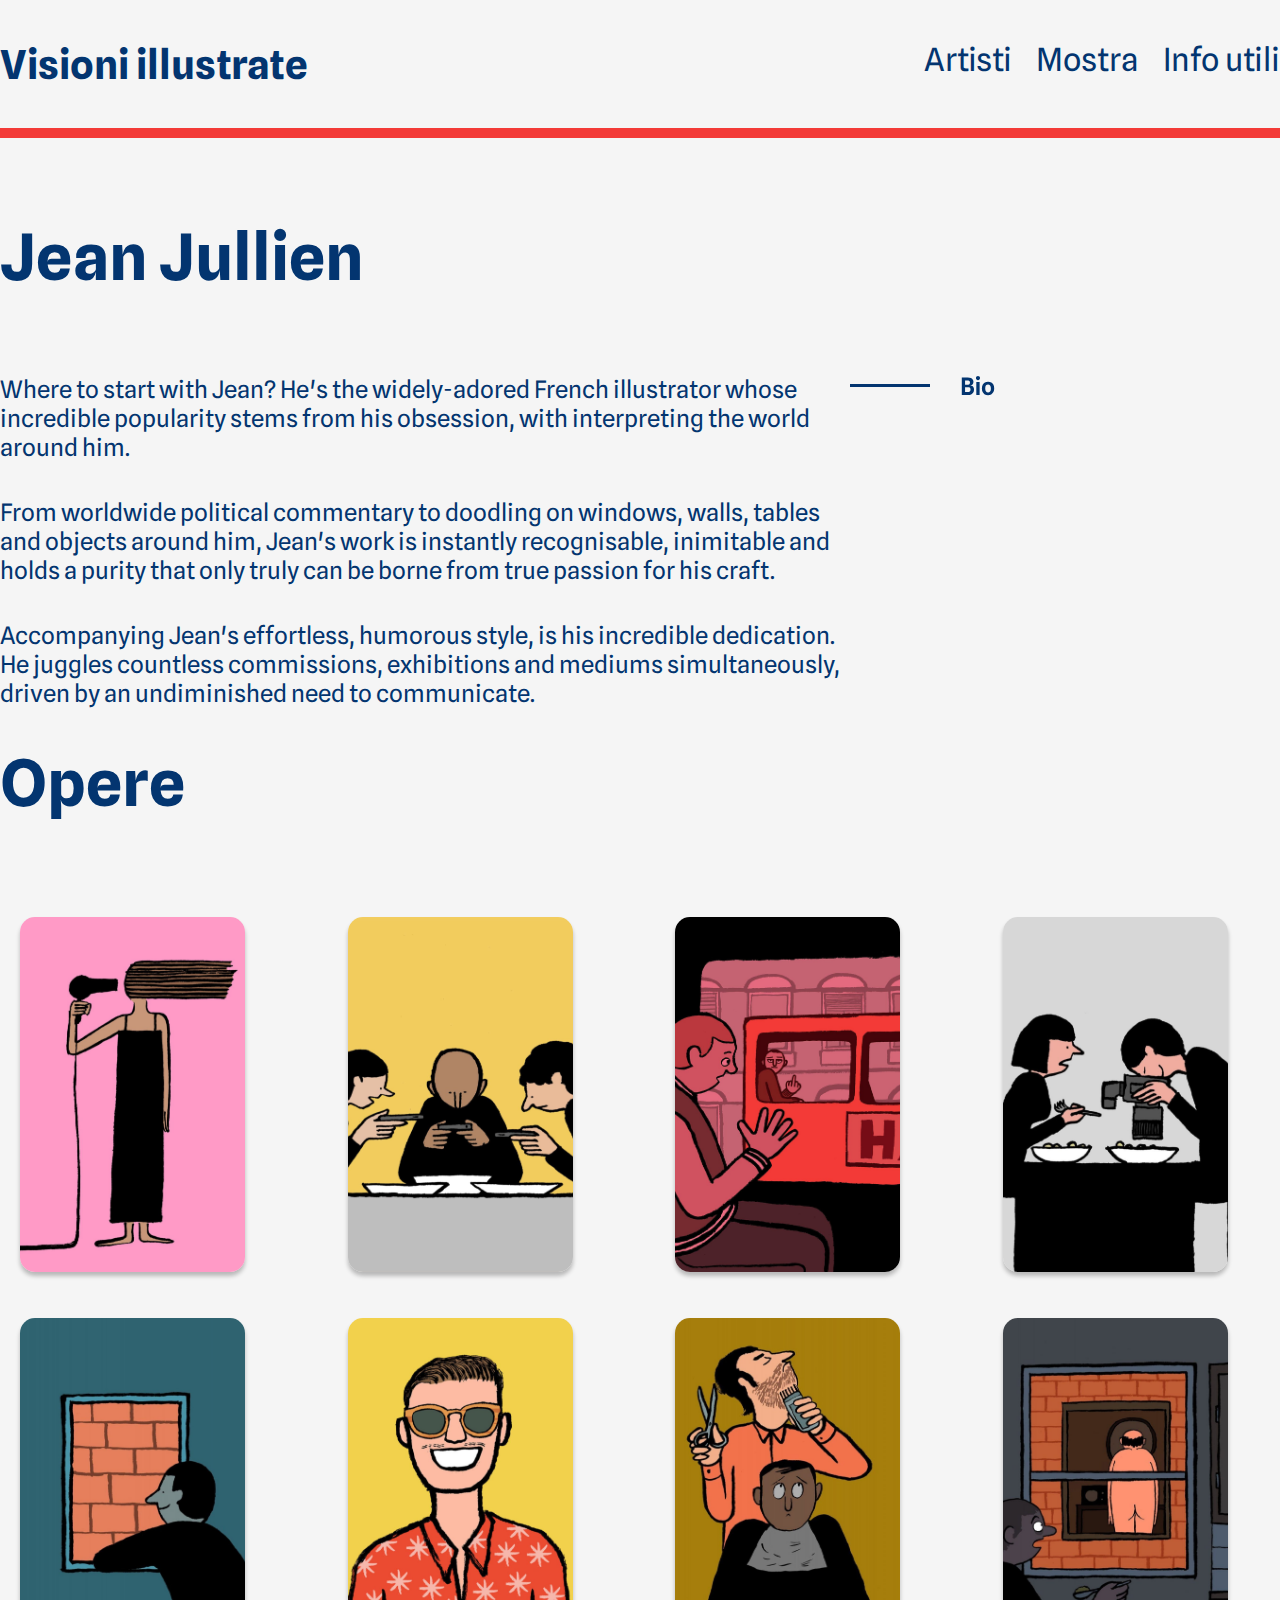
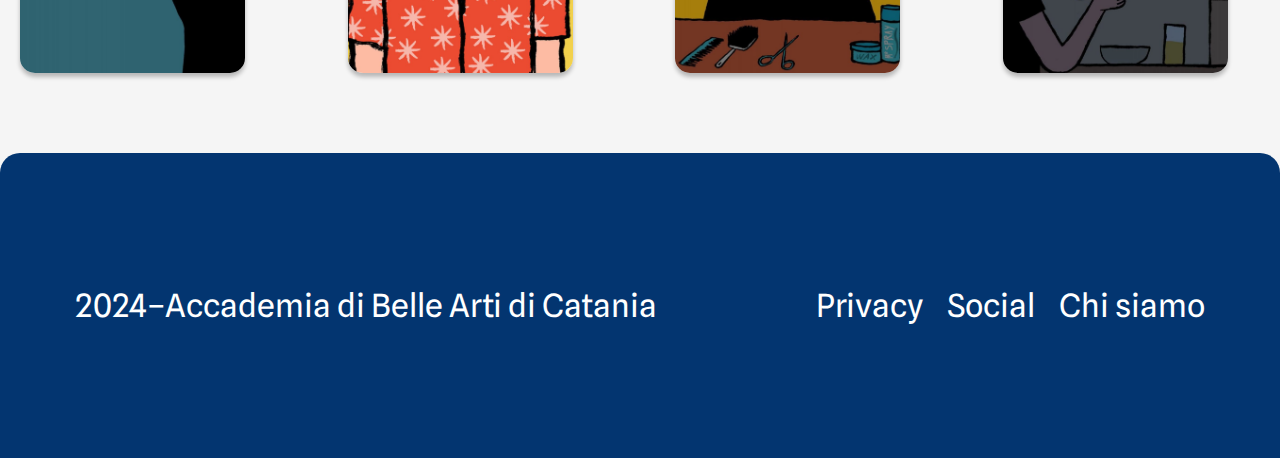
<file: Jean Jullien.html>
<!DOCTYPE html>
<html lang="en">
<head>
    <meta charset="UTF-8">
    <meta name="viewport" content="width=device-width, initial-scale=1.0">
    <title>Document</title>
    <link rel="stylesheet" href="css/Style.css">
    <link rel="preconnect" href="https://fonts.googleapis.com">
    <link rel="preconnect" href="https://fonts.gstatic.com" crossorigin>
    <link href="https://fonts.googleapis.com/css2?family=Spline+Sans:wght@300..700&display=swap" rel="stylesheet">
</head>
<body>
    <header>
        <p><a href="index.html">Visioni illustrate</a></p>
        <nav>
            <ul>
                <li><a href="Artisti.html">Artisti</a></li>
                <li><a href="Mostra.html">Mostra</a></li>
                <li><a href="Info utili.html">Info utili</a></li>
            </ul>
        </nav>
    </header>
    <main>
        
        <div class="line1" style="width: 1290px; height: 100%; border: 5px #F33A37 solid"></div>

        <section class="info">
            
            <section class="titleartisti">
                <h1>Jean Jullien</h1>
            </section>
    
            <div class="inaugurazione">
            <p>Where to start with Jean? He's the widely-adored French illustrator whose incredible popularity stems from his obsession, with interpreting the world around him. </p>

                <svg class="inaugurazione" width="145" height="21" viewBox="0 0 145 21" fill="none" xmlns="http://www.w3.org/2000/svg">
                    <path d="M111.788 20V2.552H117.764C119.068 2.552 120.136 2.74 120.968 3.116C121.808 3.492 122.428 4.004 122.828 4.652C123.236 5.292 123.44 6.028 123.44 6.86C123.44 7.924 123.132 8.78 122.516 9.428C121.908 10.068 121.1 10.432 120.092 10.52C120.94 10.592 121.656 10.788 122.24 11.108C122.824 11.428 123.268 11.876 123.572 12.452C123.884 13.028 124.04 13.744 124.04 14.6C124.04 15.776 123.784 16.768 123.272 17.576C122.768 18.376 122.052 18.98 121.124 19.388C120.204 19.796 119.116 20 117.86 20H111.788ZM115.064 17.096H117.476C118.532 17.096 119.304 16.92 119.792 16.568C120.28 16.208 120.524 15.552 120.524 14.6C120.524 13.88 120.392 13.352 120.128 13.016C119.864 12.68 119.496 12.464 119.024 12.368C118.56 12.272 118.016 12.224 117.392 12.224H115.064V17.096ZM115.064 9.704H117.38C118.012 9.704 118.516 9.616 118.892 9.44C119.276 9.256 119.552 8.992 119.72 8.648C119.896 8.304 119.984 7.876 119.984 7.364C119.992 6.668 119.752 6.172 119.264 5.876C118.784 5.58 118.14 5.432 117.332 5.432H115.064V9.704ZM126.311 20V6.908H129.623L129.611 20H126.311ZM127.979 5.192C127.403 5.192 126.915 4.992 126.515 4.592C126.115 4.192 125.915 3.68 125.915 3.056C125.915 2.432 126.115 1.924 126.515 1.532C126.923 1.132 127.411 0.931999 127.979 0.931999C128.547 0.931999 129.031 1.132 129.431 1.532C129.839 1.924 130.043 2.432 130.043 3.056C130.043 3.68 129.839 4.192 129.431 4.592C129.031 4.992 128.547 5.192 127.979 5.192ZM138.019 20.18C136.779 20.18 135.699 19.92 134.779 19.4C133.859 18.88 133.147 18.116 132.643 17.108C132.139 16.092 131.887 14.848 131.887 13.376C131.887 11.984 132.151 10.784 132.679 9.776C133.215 8.768 133.951 7.996 134.887 7.46C135.823 6.916 136.883 6.644 138.067 6.644C139.347 6.644 140.443 6.916 141.355 7.46C142.275 7.996 142.979 8.768 143.467 9.776C143.955 10.784 144.199 11.984 144.199 13.376C144.199 14.848 143.927 16.092 143.383 17.108C142.839 18.116 142.099 18.88 141.163 19.4C140.235 19.92 139.187 20.18 138.019 20.18ZM138.067 17.408C138.883 17.408 139.555 17.104 140.083 16.496C140.619 15.888 140.887 14.848 140.887 13.376C140.887 12.008 140.619 11.008 140.083 10.376C139.547 9.736 138.859 9.416 138.019 9.416C137.203 9.416 136.531 9.732 136.003 10.364C135.475 10.996 135.211 12 135.211 13.376C135.211 14.784 135.483 15.808 136.027 16.448C136.571 17.088 137.251 17.408 138.067 17.408Z" fill="#033570"/>
                    <line y1="10.5" x2="80" y2="10.5" stroke="#033570" stroke-width="3"/>
                    </svg>
                    
            </div>
            
            <p>From worldwide political commentary to doodling on windows, walls, tables and objects around him, Jean's work is instantly recognisable, inimitable and holds a purity that only truly can be borne from true passion for his craft.</p>

            <p>Accompanying Jean's effortless, humorous style, is his incredible dedication. He juggles countless commissions, exhibitions and mediums simultaneously, driven by an undiminished need to communicate.</p>

        </section>
        
            <section class="title">
                <h1>Opere</h1>
            </section>

            <Section class="card2">
            <div class="icinori">
            <img src="images/Handsome-Frank-Jean Jullien (1).jpg" alt="">  
            </div>

            <div class="jullien">
            <img src="images/Handsome-Frank-Jean Jullien (2).jpg" alt="">   
            </div>

            <div class="johnson">
            <img src="images/card/jullien.jpg" alt="">
            </div>

            <div class="thompson">
            <img src="images/Handsome-Frank-Jean Jullien (4).jpg" alt="">
            </div>
                
            <div class="paukova">
            <img src="images/Handsome-Frank-Jean Jullien (5).jpg" alt="">
            </div>    
    
            <div class="robertson">
            <img src="images/Handsome-Frank-Jean Jullien (6).jpg" alt="">
            </div>
            
            <div class="mander">
            <img src="images/Handsome-Frank-Jean Jullien (7).jpg" alt="">
            </div>
            
            <div class="clark">
            <img src="images/Handsome-Frank-Jean Jullien (8).jpg" alt="">
            </div>

        </Section>
    </main>
    <footer>
        <p>2024–Accademia di Belle Arti di Catania</p>
        <nav>
            <ul>
                <li><a href="">Privacy</a></li>
                <li><a href="">Social</a></li>
                <li><a href="">Chi siamo</a></li>
            </ul>
        </nav>
    </footer>   
</body>
</html>
</file>
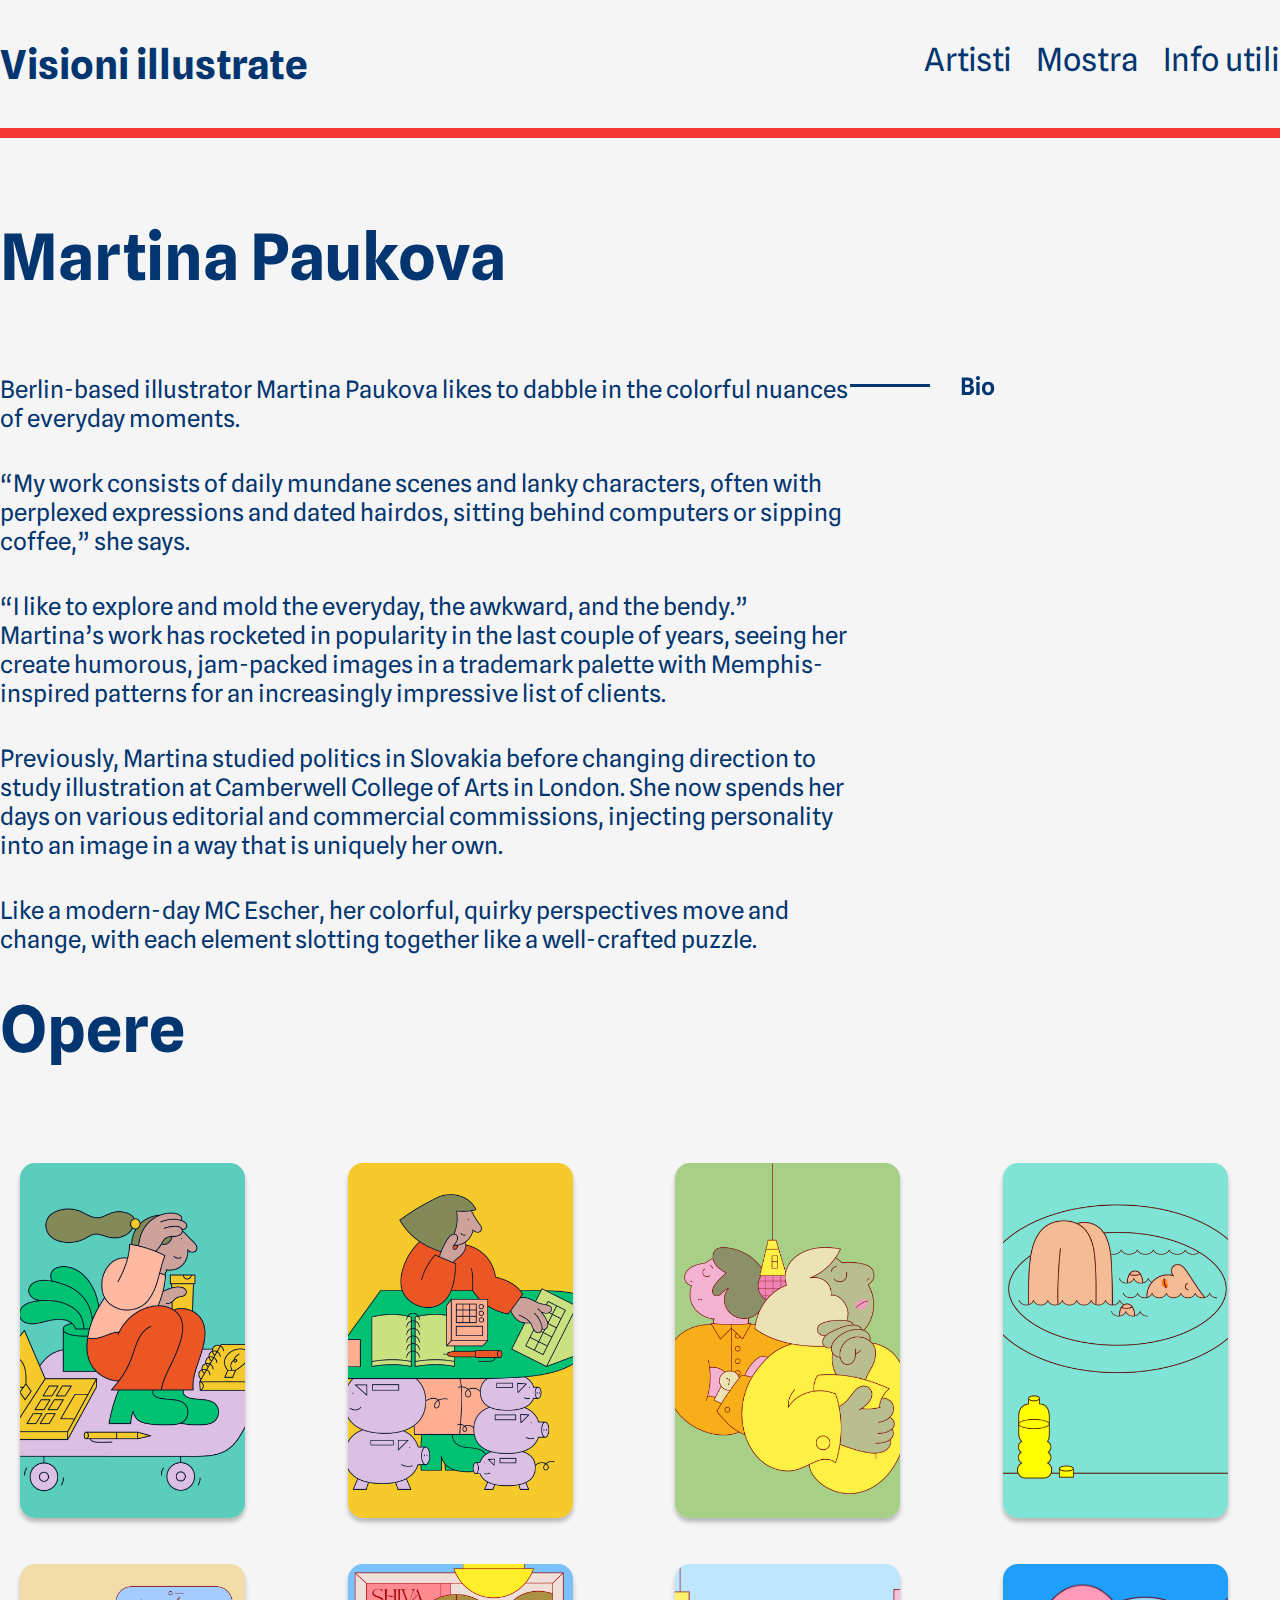
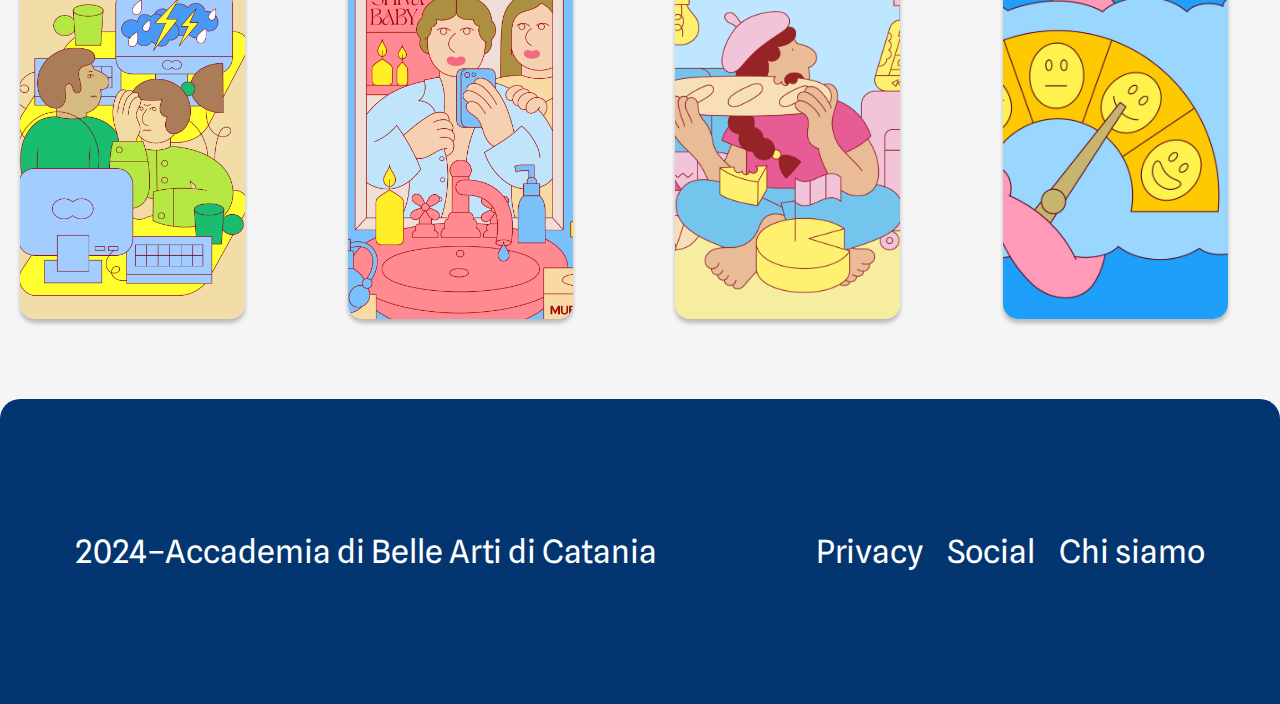
<file: Martina Paukova.html>
<!DOCTYPE html>
<html lang="en">
<head>
    <meta charset="UTF-8">
    <meta name="viewport" content="width=device-width, initial-scale=1.0">
    <title>Document</title>
    <link rel="stylesheet" href="css/Style.css">
    <link rel="preconnect" href="https://fonts.googleapis.com">
    <link rel="preconnect" href="https://fonts.gstatic.com" crossorigin>
    <link href="https://fonts.googleapis.com/css2?family=Spline+Sans:wght@300..700&display=swap" rel="stylesheet">
</head>
<body>
    <header>
        <p><a href="index.html">Visioni illustrate</a></p>
        <nav>
            <ul>
                <li><a href="Artisti.html">Artisti</a></li>
                <li><a href="Mostra.html">Mostra</a></li>
                <li><a href="Info utili.html">Info utili</a></li>
            </ul>
        </nav>
    </header>
    <main>
        
        <div class="line1" style="width: 1290px; height: 100%; border: 5px #F33A37 solid"></div>

        <section class="info">
            
            <section class="titleartisti">
                <h1>Martina Paukova</h1>
            </section>
    
            <div class="inaugurazione">
            <p>Berlin-based illustrator Martina Paukova likes to dabble in the colorful nuances of everyday moments. </p>
                <svg width="145" height="21" viewBox="0 0 145 21" fill="none" xmlns="http://www.w3.org/2000/svg">
                    <path class="inaugurazione" d="M111.788 20V2.552H117.764C119.068 2.552 120.136 2.74 120.968 3.116C121.808 3.492 122.428 4.004 122.828 4.652C123.236 5.292 123.44 6.028 123.44 6.86C123.44 7.924 123.132 8.78 122.516 9.428C121.908 10.068 121.1 10.432 120.092 10.52C120.94 10.592 121.656 10.788 122.24 11.108C122.824 11.428 123.268 11.876 123.572 12.452C123.884 13.028 124.04 13.744 124.04 14.6C124.04 15.776 123.784 16.768 123.272 17.576C122.768 18.376 122.052 18.98 121.124 19.388C120.204 19.796 119.116 20 117.86 20H111.788ZM115.064 17.096H117.476C118.532 17.096 119.304 16.92 119.792 16.568C120.28 16.208 120.524 15.552 120.524 14.6C120.524 13.88 120.392 13.352 120.128 13.016C119.864 12.68 119.496 12.464 119.024 12.368C118.56 12.272 118.016 12.224 117.392 12.224H115.064V17.096ZM115.064 9.704H117.38C118.012 9.704 118.516 9.616 118.892 9.44C119.276 9.256 119.552 8.992 119.72 8.648C119.896 8.304 119.984 7.876 119.984 7.364C119.992 6.668 119.752 6.172 119.264 5.876C118.784 5.58 118.14 5.432 117.332 5.432H115.064V9.704ZM126.311 20V6.908H129.623L129.611 20H126.311ZM127.979 5.192C127.403 5.192 126.915 4.992 126.515 4.592C126.115 4.192 125.915 3.68 125.915 3.056C125.915 2.432 126.115 1.924 126.515 1.532C126.923 1.132 127.411 0.931999 127.979 0.931999C128.547 0.931999 129.031 1.132 129.431 1.532C129.839 1.924 130.043 2.432 130.043 3.056C130.043 3.68 129.839 4.192 129.431 4.592C129.031 4.992 128.547 5.192 127.979 5.192ZM138.019 20.18C136.779 20.18 135.699 19.92 134.779 19.4C133.859 18.88 133.147 18.116 132.643 17.108C132.139 16.092 131.887 14.848 131.887 13.376C131.887 11.984 132.151 10.784 132.679 9.776C133.215 8.768 133.951 7.996 134.887 7.46C135.823 6.916 136.883 6.644 138.067 6.644C139.347 6.644 140.443 6.916 141.355 7.46C142.275 7.996 142.979 8.768 143.467 9.776C143.955 10.784 144.199 11.984 144.199 13.376C144.199 14.848 143.927 16.092 143.383 17.108C142.839 18.116 142.099 18.88 141.163 19.4C140.235 19.92 139.187 20.18 138.019 20.18ZM138.067 17.408C138.883 17.408 139.555 17.104 140.083 16.496C140.619 15.888 140.887 14.848 140.887 13.376C140.887 12.008 140.619 11.008 140.083 10.376C139.547 9.736 138.859 9.416 138.019 9.416C137.203 9.416 136.531 9.732 136.003 10.364C135.475 10.996 135.211 12 135.211 13.376C135.211 14.784 135.483 15.808 136.027 16.448C136.571 17.088 137.251 17.408 138.067 17.408Z" fill="#033570"/>
                    <line y1="10.5" x2="80" y2="10.5" stroke="#033570" stroke-width="3"/>
                    </svg>
                    
            </div>
            
            <p>“My work consists of daily mundane scenes and lanky characters, often with perplexed expressions and dated hairdos, 
            sitting behind computers or sipping coffee,” she says.  </p>

            <p>“I like to explore and mold the everyday, the awkward, and the bendy.” Martina’s work has rocketed in popularity in the last couple of years, seeing her create humorous, jam-packed images in a trademark palette with Memphis-inspired patterns for an increasingly impressive list of clients. </p>

            <p>Previously, Martina studied politics in Slovakia before changing direction to study illustration at Camberwell College of Arts in London. She now spends her days on various editorial and commercial commissions, injecting personality into an image in a way that is uniquely her own. </p>
            
            <p>Like a modern-day MC Escher, her colorful, quirky perspectives move and change, with each element slotting together like a well-crafted puzzle. </p>

        </section>
        
            <section class="title">
                <h1>Opere</h1>
            </section>

            <Section class="card2">
            <div class="icinori">
            <img src="images/AP_Martina_Paukova_Courier_Magazine_1-scaled.jpg" alt="">  
            </div>

            <div class="jullien">
            <img src="images/AP_Martina_Paukova_Courier_Magazine_2-scaled.jpg" alt="">   
            </div>

            <div class="johnson">
            <img src="images/AP_Martina_Paukova_Freitag_Newspaper-scaled.jpg" alt="">
            </div>

            <div class="thompson">
            <img src="images/AP_Martina_Paukova_Hamburg_Solo_Show_5-scaled.jpg" alt="">
            </div>
                
            <div class="paukova">
            <img src="images/AP_Martina_Paukova_Harvard_Business_Review_2023-scaled.jpg" alt="">
            </div>    
    
            <div class="robertson">
            <img src="images/AP_Martina_Paukova_MUBI-scaled.jpg" alt="">
            </div>
            
            <div class="mander">
            <img src="images/AP_Martina_Paukova_AFAR_Magazine-scaled.jpg" alt="">
            </div>
            
            <div class="clark">
            <img src="images/AP_Martina_Paukova_The_Economist_2023-scaled.jpg" alt="">
            </div>

        </Section>
    </main>
    <footer>
        <p>2024–Accademia di Belle Arti di Catania</p>
        <nav>
            <ul>
                <li><a href="">Privacy</a></li>
                <li><a href="">Social</a></li>
                <li><a href="">Chi siamo</a></li>
            </ul>
        </nav>
    </footer>   
</body>
</html>
</file>
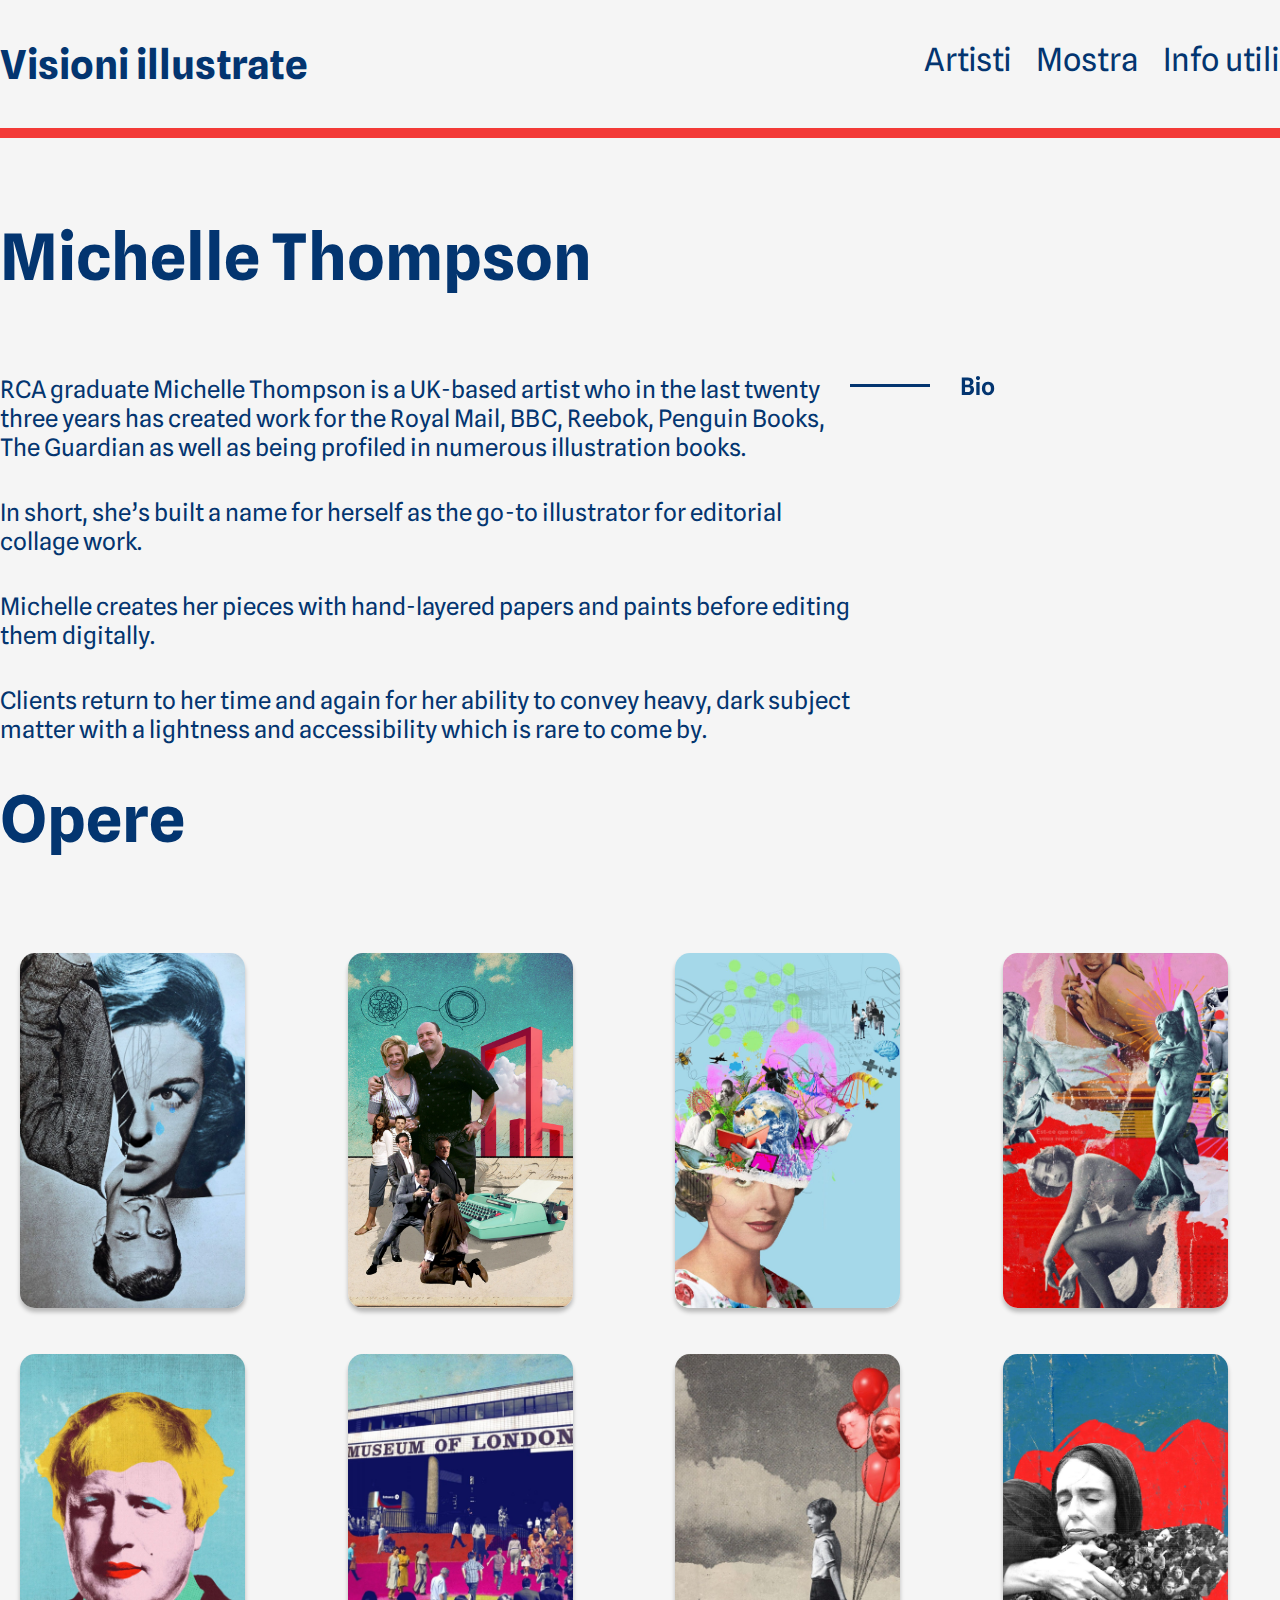
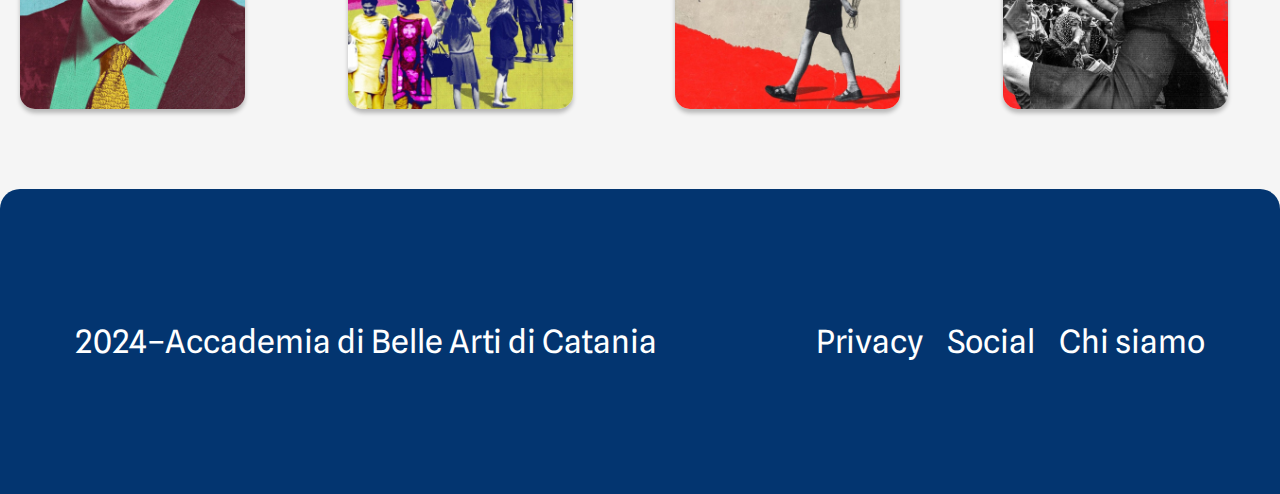
<file: Michelle Thompson.html>
<!DOCTYPE html>
<html lang="en">
<head>
    <meta charset="UTF-8">
    <meta name="viewport" content="width=device-width, initial-scale=1.0">
    <title>Document</title>
    <link rel="stylesheet" href="css/Style.css">
    <link rel="preconnect" href="https://fonts.googleapis.com">
    <link rel="preconnect" href="https://fonts.gstatic.com" crossorigin>
    <link href="https://fonts.googleapis.com/css2?family=Spline+Sans:wght@300..700&display=swap" rel="stylesheet">
</head>
<body>
    <header>
        <p><a href="index.html">Visioni illustrate</a></p>
        <nav>
            <ul>
                <li><a href="Artisti.html">Artisti</a></li>
                <li><a href="Mostra.html">Mostra</a></li>
                <li><a href="Info utili.html">Info utili</a></li>
            </ul>
        </nav>
    </header>
    <main>
        
        <div class="line1" style="width: 1290px; height: 100%; border: 5px #F33A37 solid"></div>

        <section class="info">
            
            <section class="titleartisti">
                <h1>Michelle Thompson</h1>
            </section>
    
            <div class="inaugurazione">
            <p>RCA graduate Michelle Thompson is a UK-based artist who in the last twenty three years has created work for the Royal Mail, 
            BBC, Reebok, Penguin Books, The Guardian as well as being profiled in numerous illustration books.  </p>
                <svg width="145" height="21" viewBox="0 0 145 21" fill="none" xmlns="http://www.w3.org/2000/svg">
                    <path class="inaugurazione" d="M111.788 20V2.552H117.764C119.068 2.552 120.136 2.74 120.968 3.116C121.808 3.492 122.428 4.004 122.828 4.652C123.236 5.292 123.44 6.028 123.44 6.86C123.44 7.924 123.132 8.78 122.516 9.428C121.908 10.068 121.1 10.432 120.092 10.52C120.94 10.592 121.656 10.788 122.24 11.108C122.824 11.428 123.268 11.876 123.572 12.452C123.884 13.028 124.04 13.744 124.04 14.6C124.04 15.776 123.784 16.768 123.272 17.576C122.768 18.376 122.052 18.98 121.124 19.388C120.204 19.796 119.116 20 117.86 20H111.788ZM115.064 17.096H117.476C118.532 17.096 119.304 16.92 119.792 16.568C120.28 16.208 120.524 15.552 120.524 14.6C120.524 13.88 120.392 13.352 120.128 13.016C119.864 12.68 119.496 12.464 119.024 12.368C118.56 12.272 118.016 12.224 117.392 12.224H115.064V17.096ZM115.064 9.704H117.38C118.012 9.704 118.516 9.616 118.892 9.44C119.276 9.256 119.552 8.992 119.72 8.648C119.896 8.304 119.984 7.876 119.984 7.364C119.992 6.668 119.752 6.172 119.264 5.876C118.784 5.58 118.14 5.432 117.332 5.432H115.064V9.704ZM126.311 20V6.908H129.623L129.611 20H126.311ZM127.979 5.192C127.403 5.192 126.915 4.992 126.515 4.592C126.115 4.192 125.915 3.68 125.915 3.056C125.915 2.432 126.115 1.924 126.515 1.532C126.923 1.132 127.411 0.931999 127.979 0.931999C128.547 0.931999 129.031 1.132 129.431 1.532C129.839 1.924 130.043 2.432 130.043 3.056C130.043 3.68 129.839 4.192 129.431 4.592C129.031 4.992 128.547 5.192 127.979 5.192ZM138.019 20.18C136.779 20.18 135.699 19.92 134.779 19.4C133.859 18.88 133.147 18.116 132.643 17.108C132.139 16.092 131.887 14.848 131.887 13.376C131.887 11.984 132.151 10.784 132.679 9.776C133.215 8.768 133.951 7.996 134.887 7.46C135.823 6.916 136.883 6.644 138.067 6.644C139.347 6.644 140.443 6.916 141.355 7.46C142.275 7.996 142.979 8.768 143.467 9.776C143.955 10.784 144.199 11.984 144.199 13.376C144.199 14.848 143.927 16.092 143.383 17.108C142.839 18.116 142.099 18.88 141.163 19.4C140.235 19.92 139.187 20.18 138.019 20.18ZM138.067 17.408C138.883 17.408 139.555 17.104 140.083 16.496C140.619 15.888 140.887 14.848 140.887 13.376C140.887 12.008 140.619 11.008 140.083 10.376C139.547 9.736 138.859 9.416 138.019 9.416C137.203 9.416 136.531 9.732 136.003 10.364C135.475 10.996 135.211 12 135.211 13.376C135.211 14.784 135.483 15.808 136.027 16.448C136.571 17.088 137.251 17.408 138.067 17.408Z" fill="#033570"/>
                    <line y1="10.5" x2="80" y2="10.5" stroke="#033570" stroke-width="3"/>
                    </svg>
                    
            </div>
            
            <p>In short, she’s built a name for herself as the go-to illustrator for editorial collage work. </p>

            <p>Michelle creates her pieces with hand-layered papers and paints before editing them digitally.</p>

            <p>Clients return to her time and again for her ability to convey heavy, 
            dark subject matter with a lightness and accessibility which is rare to come by.</p>
    
        </section>
        
            <section class="title">
                <h1>Opere</h1>
            </section>

            <Section class="card2">
            <div class="icinori">
            <img src="images/Handsome-Frank-Michelle Thompson (1).jpg" alt="">  
            </div>

            <div class="jullien">
            <img src="images/Handsome-Frank-Michelle Thompson (2).jpg" alt="">   
            </div>

            <div class="johnson">
            <img src="images/Handsome-Frank-Michelle Thompson (3).jpg" alt="">
            </div>

            <div class="thompson">
            <img src="images/card/thompson.jpg" alt="">
            </div>
                
            <div class="paukova">
            <img src="images/Handsome-Frank-Michelle Thompson (5).jpg" alt="">
            </div>    
    
            <div class="robertson">
            <img src="images/Handsome-Frank-Michelle Thompson (6).jpg" alt="">
            </div>
            
            <div class="mander">
            <img src="images/Handsome-Frank-Michelle Thompson (7).jpg" alt="">
            </div>
            
            <div class="clark">
            <img src="images/Handsome-Frank-Michelle Thompson (8).jpg" alt="">
            </div>

        </Section>
    </main>
    <footer>
        <p>2024–Accademia di Belle Arti di Catania</p>
        <nav>
            <ul>
                <li><a href="">Privacy</a></li>
                <li><a href="">Social</a></li>
                <li><a href="">Chi siamo</a></li>
            </ul>
        </nav>
    </footer>   
</body>
</html>
</file>
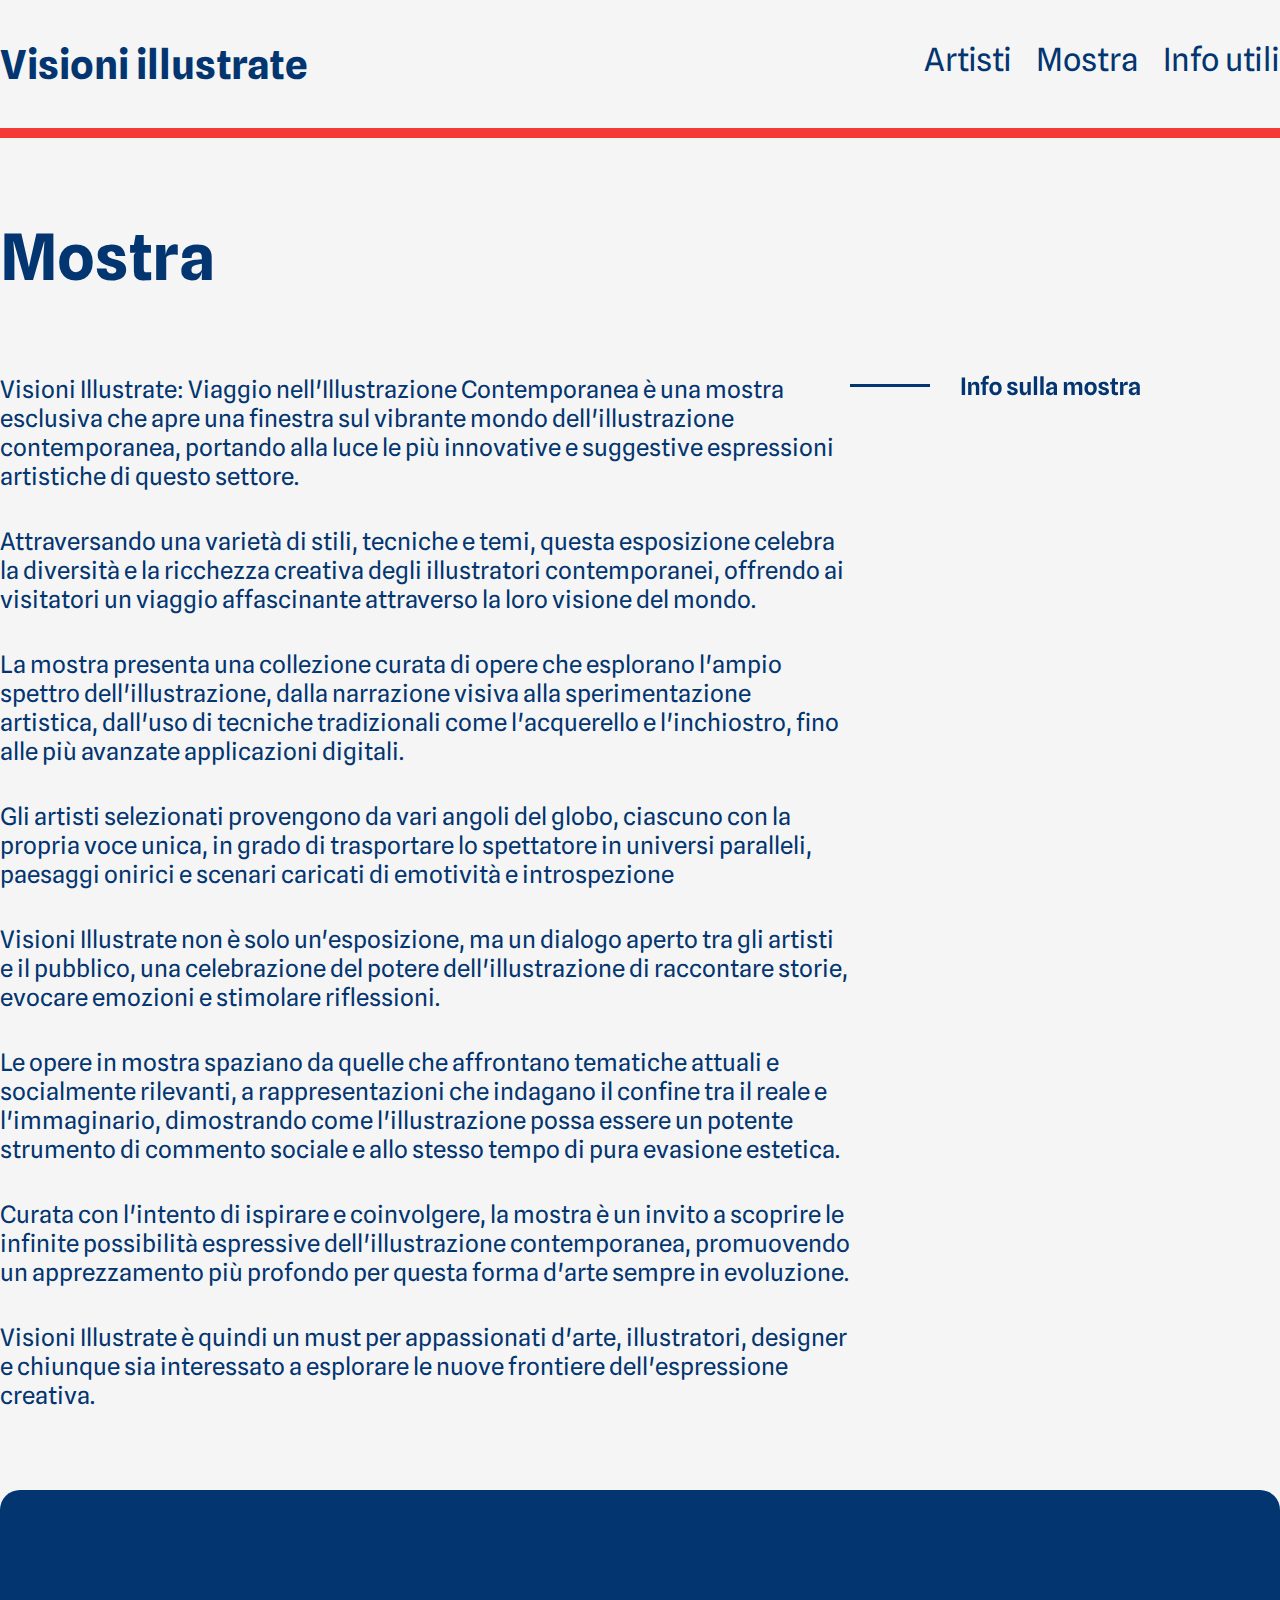
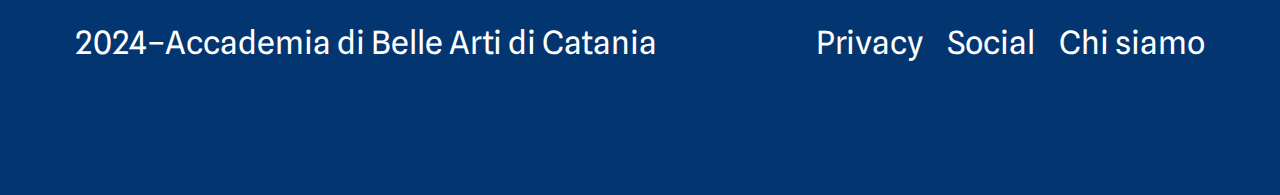
<file: Mostra.html>
<!DOCTYPE html>
<html lang="en">
<head>
    <meta charset="UTF-8">
    <meta name="viewport" content="width=device-width, initial-scale=1.0">
    <title>Document</title>
    <link rel="stylesheet" href="css/Style.css">
    <link rel="preconnect" href="https://fonts.googleapis.com">
    <link rel="preconnect" href="https://fonts.gstatic.com" crossorigin>
    <link href="https://fonts.googleapis.com/css2?family=Spline+Sans:wght@300..700&display=swap" rel="stylesheet">
</head>
<body>
    <header>
        <p><a href="index.html">Visioni illustrate</a></p>
        <nav>
            <ul>
                <li><a href="Artisti.html">Artisti</a></li>
                <li><a href="Mostra.html">Mostra</a></li>
                <li><a href="Info utili.html">Info utili</a></li>
            </ul>
        </nav>
    </header>
    <main>
        
        <div class="line1" style="width: 1290px; height: 100%; border: 5px #F33A37 solid"></div>

        <section class="infomostra">
            <h1>Mostra</h1>

            <div class="inaugurazione">
            <p>Visioni Illustrate: Viaggio nell'Illustrazione Contemporanea è una mostra esclusiva che apre una finestra sul vibrante mondo dell'illustrazione contemporanea, portando alla luce le più innovative e suggestive espressioni artistiche di questo settore. </p>

             <svg class="inaugurazione" width="290" height="21" viewBox="0 0 290 21" fill="none" xmlns="http://www.w3.org/2000/svg">
                <path d="M111.704 20V2.552H115.112V20H111.704ZM118.155 20V6.908H121.071L121.383 11.84L121.215 10.844C121.311 10.124 121.499 9.444 121.779 8.804C122.059 8.156 122.479 7.632 123.039 7.232C123.607 6.832 124.355 6.632 125.283 6.632C126.499 6.632 127.459 7.02 128.163 7.796C128.867 8.564 129.219 9.74 129.219 11.324V20H125.907V12.524C125.907 11.732 125.831 11.116 125.679 10.676C125.535 10.228 125.315 9.912 125.019 9.728C124.731 9.544 124.363 9.452 123.915 9.452C123.371 9.452 122.879 9.62 122.439 9.956C122.007 10.292 121.687 10.68 121.479 11.12V20H118.155ZM132.524 20V10.784C132.524 10.448 132.584 10.184 132.704 9.992C132.832 9.792 133.012 9.66 133.244 9.596L132.524 7.436V5.348C132.524 4.324 132.728 3.472 133.136 2.792C133.544 2.112 134.088 1.604 134.768 1.268C135.456 0.931999 136.212 0.763999 137.036 0.763999C137.524 0.763999 137.908 0.779999 138.188 0.811999C138.476 0.835999 138.744 0.867999 138.992 0.907999L138.98 3.86C138.804 3.796 138.584 3.744 138.32 3.704C138.064 3.664 137.76 3.644 137.408 3.644C137.072 3.644 136.784 3.704 136.544 3.824C136.304 3.936 136.12 4.144 135.992 4.448C135.872 4.744 135.812 5.164 135.812 5.708V20H132.524ZM130.748 9.596V6.908H138.488V9.596H130.748ZM145.513 20.18C144.273 20.18 143.193 19.92 142.273 19.4C141.353 18.88 140.641 18.116 140.137 17.108C139.633 16.092 139.381 14.848 139.381 13.376C139.381 11.984 139.645 10.784 140.173 9.776C140.709 8.768 141.445 7.996 142.381 7.46C143.317 6.916 144.377 6.644 145.561 6.644C146.841 6.644 147.937 6.916 148.849 7.46C149.769 7.996 150.473 8.768 150.961 9.776C151.449 10.784 151.693 11.984 151.693 13.376C151.693 14.848 151.421 16.092 150.877 17.108C150.333 18.116 149.593 18.88 148.657 19.4C147.729 19.92 146.681 20.18 145.513 20.18ZM145.561 17.408C146.377 17.408 147.049 17.104 147.577 16.496C148.113 15.888 148.381 14.848 148.381 13.376C148.381 12.008 148.113 11.008 147.577 10.376C147.041 9.736 146.353 9.416 145.513 9.416C144.697 9.416 144.025 9.732 143.497 10.364C142.969 10.996 142.705 12 142.705 13.376C142.705 14.784 142.977 15.808 143.521 16.448C144.065 17.088 144.745 17.408 145.561 17.408ZM162.427 20.204C161.363 20.204 160.435 20.048 159.643 19.736C158.851 19.424 158.227 18.952 157.771 18.32C157.323 17.68 157.075 16.864 157.027 15.872H160.243C160.331 16.528 160.567 17.004 160.951 17.3C161.335 17.588 161.831 17.732 162.439 17.732C162.807 17.732 163.147 17.692 163.459 17.612C163.771 17.532 164.019 17.396 164.203 17.204C164.395 17.012 164.491 16.748 164.491 16.412C164.491 16.156 164.431 15.948 164.311 15.788C164.191 15.62 164.011 15.48 163.771 15.368C163.539 15.248 163.251 15.136 162.907 15.032C162.563 14.928 162.167 14.812 161.719 14.684C160.927 14.452 160.199 14.176 159.535 13.856C158.871 13.528 158.339 13.096 157.939 12.56C157.539 12.024 157.339 11.324 157.339 10.46C157.339 9.22 157.795 8.28 158.707 7.64C159.619 6.992 160.807 6.668 162.271 6.668C163.167 6.668 163.975 6.792 164.695 7.04C165.415 7.288 166.007 7.716 166.471 8.324C166.943 8.932 167.243 9.776 167.371 10.856L164.179 10.844C164.083 10.348 163.931 9.976 163.723 9.728C163.523 9.472 163.291 9.3 163.027 9.212C162.771 9.124 162.499 9.08 162.211 9.08C161.891 9.08 161.603 9.132 161.347 9.236C161.099 9.332 160.907 9.476 160.771 9.668C160.635 9.86 160.567 10.092 160.567 10.364C160.567 10.7 160.663 10.98 160.855 11.204C161.055 11.428 161.355 11.624 161.755 11.792C162.163 11.952 162.671 12.124 163.279 12.308C163.727 12.428 164.207 12.568 164.719 12.728C165.231 12.888 165.715 13.104 166.171 13.376C166.627 13.64 166.999 14 167.287 14.456C167.583 14.904 167.731 15.488 167.731 16.208C167.731 17.464 167.251 18.444 166.291 19.148C165.331 19.852 164.043 20.204 162.427 20.204ZM173.58 20.264C172.42 20.264 171.504 19.872 170.832 19.088C170.16 18.296 169.824 17.128 169.824 15.584V6.896H173.148V14.564C173.148 15.292 173.216 15.868 173.352 16.292C173.488 16.708 173.692 17.004 173.964 17.18C174.244 17.356 174.588 17.444 174.996 17.444C175.54 17.444 176.032 17.276 176.472 16.94C176.92 16.604 177.244 16.216 177.444 15.776V6.896H180.756V20H177.864L177.54 15.056L177.708 16.052C177.612 16.772 177.42 17.452 177.132 18.092C176.852 18.732 176.428 19.256 175.86 19.664C175.292 20.064 174.532 20.264 173.58 20.264ZM183.802 20V1.292H187.126V20H183.802ZM190.311 20V1.292H193.635V20H190.311ZM199.99 20.144C199.222 20.144 198.53 20 197.914 19.712C197.306 19.424 196.826 19.008 196.474 18.464C196.13 17.92 195.958 17.276 195.958 16.532C195.958 15.748 196.11 15.104 196.414 14.6C196.718 14.088 197.142 13.684 197.686 13.388C198.23 13.084 198.858 12.86 199.57 12.716C200.066 12.612 200.578 12.528 201.106 12.464C201.642 12.392 202.142 12.336 202.606 12.296C203.07 12.256 203.446 12.224 203.734 12.2V11.756C203.734 10.9 203.578 10.28 203.266 9.896C202.954 9.504 202.418 9.308 201.658 9.308C201.17 9.308 200.758 9.372 200.422 9.5C200.094 9.628 199.846 9.86 199.678 10.196C199.51 10.532 199.426 11.016 199.426 11.648H196.33C196.242 10.504 196.414 9.564 196.846 8.828C197.286 8.092 197.93 7.548 198.778 7.196C199.634 6.836 200.638 6.656 201.79 6.656C202.47 6.656 203.118 6.732 203.734 6.884C204.358 7.028 204.91 7.28 205.39 7.64C205.878 7.992 206.262 8.476 206.542 9.092C206.83 9.708 206.974 10.488 206.974 11.432V20H203.71L203.734 17C203.59 17.88 203.222 18.624 202.63 19.232C202.038 19.84 201.158 20.144 199.99 20.144ZM200.998 17.828C201.406 17.828 201.802 17.756 202.186 17.612C202.578 17.46 202.914 17.252 203.194 16.988C203.482 16.724 203.662 16.42 203.734 16.076V13.856C203.414 13.904 203.066 13.96 202.69 14.024C202.314 14.088 201.986 14.152 201.706 14.216C200.858 14.392 200.262 14.636 199.918 14.948C199.582 15.252 199.414 15.68 199.414 16.232C199.414 16.56 199.478 16.844 199.606 17.084C199.742 17.324 199.93 17.508 200.17 17.636C200.418 17.764 200.694 17.828 200.998 17.828ZM213.858 20V6.908H216.774L217.086 11.84L216.918 10.844C217.014 10.124 217.194 9.444 217.458 8.804C217.73 8.156 218.138 7.632 218.682 7.232C219.234 6.832 219.974 6.632 220.902 6.632C221.942 6.632 222.794 6.94 223.458 7.556C224.13 8.164 224.542 9.104 224.694 10.376L224.742 10.808V20H221.418V12.524C221.418 11.732 221.346 11.116 221.202 10.676C221.066 10.228 220.862 9.912 220.59 9.728C220.318 9.544 219.978 9.452 219.57 9.452C219.018 9.452 218.534 9.62 218.118 9.956C217.702 10.292 217.39 10.68 217.182 11.12V20H213.858ZM228.966 20V12.524C228.966 11.732 228.894 11.116 228.75 10.676C228.614 10.228 228.41 9.912 228.138 9.728C227.866 9.544 227.526 9.452 227.118 9.452C226.566 9.452 226.082 9.62 225.666 9.956C225.258 10.292 224.95 10.68 224.742 11.12L224.694 11.84L224.562 10.988C224.642 10.292 224.81 9.612 225.066 8.948C225.322 8.276 225.718 7.724 226.254 7.292C226.798 6.852 227.53 6.632 228.45 6.632C229.626 6.632 230.558 7.02 231.246 7.796C231.942 8.564 232.29 9.74 232.29 11.324V20H228.966ZM240.59 20.18C239.35 20.18 238.27 19.92 237.35 19.4C236.43 18.88 235.718 18.116 235.214 17.108C234.71 16.092 234.458 14.848 234.458 13.376C234.458 11.984 234.722 10.784 235.25 9.776C235.786 8.768 236.522 7.996 237.458 7.46C238.394 6.916 239.454 6.644 240.638 6.644C241.918 6.644 243.014 6.916 243.926 7.46C244.846 7.996 245.55 8.768 246.038 9.776C246.526 10.784 246.77 11.984 246.77 13.376C246.77 14.848 246.498 16.092 245.954 17.108C245.41 18.116 244.67 18.88 243.734 19.4C242.806 19.92 241.758 20.18 240.59 20.18ZM240.638 17.408C241.454 17.408 242.126 17.104 242.654 16.496C243.19 15.888 243.458 14.848 243.458 13.376C243.458 12.008 243.19 11.008 242.654 10.376C242.118 9.736 241.43 9.416 240.59 9.416C239.774 9.416 239.102 9.732 238.574 10.364C238.046 10.996 237.782 12 237.782 13.376C237.782 14.784 238.054 15.808 238.598 16.448C239.142 17.088 239.822 17.408 240.638 17.408ZM253.667 20.204C252.603 20.204 251.675 20.048 250.883 19.736C250.091 19.424 249.467 18.952 249.011 18.32C248.563 17.68 248.315 16.864 248.267 15.872H251.483C251.571 16.528 251.807 17.004 252.191 17.3C252.575 17.588 253.071 17.732 253.679 17.732C254.047 17.732 254.387 17.692 254.699 17.612C255.011 17.532 255.259 17.396 255.443 17.204C255.635 17.012 255.731 16.748 255.731 16.412C255.731 16.156 255.671 15.948 255.551 15.788C255.431 15.62 255.251 15.48 255.011 15.368C254.779 15.248 254.491 15.136 254.147 15.032C253.803 14.928 253.407 14.812 252.959 14.684C252.167 14.452 251.439 14.176 250.775 13.856C250.111 13.528 249.579 13.096 249.179 12.56C248.779 12.024 248.579 11.324 248.579 10.46C248.579 9.22 249.035 8.28 249.947 7.64C250.859 6.992 252.047 6.668 253.511 6.668C254.407 6.668 255.215 6.792 255.935 7.04C256.655 7.288 257.247 7.716 257.711 8.324C258.183 8.932 258.483 9.776 258.611 10.856L255.419 10.844C255.323 10.348 255.171 9.976 254.963 9.728C254.763 9.472 254.531 9.3 254.267 9.212C254.011 9.124 253.739 9.08 253.451 9.08C253.131 9.08 252.843 9.132 252.587 9.236C252.339 9.332 252.147 9.476 252.011 9.668C251.875 9.86 251.807 10.092 251.807 10.364C251.807 10.7 251.903 10.98 252.095 11.204C252.295 11.428 252.595 11.624 252.995 11.792C253.403 11.952 253.911 12.124 254.519 12.308C254.967 12.428 255.447 12.568 255.959 12.728C256.471 12.888 256.955 13.104 257.411 13.376C257.867 13.64 258.239 14 258.527 14.456C258.823 14.904 258.971 15.488 258.971 16.208C258.971 17.464 258.491 18.444 257.531 19.148C256.571 19.852 255.283 20.204 253.667 20.204ZM265.145 20.168C264.081 20.168 263.253 19.9 262.661 19.364C262.069 18.82 261.773 18.012 261.773 16.94L261.749 10.712C261.749 10.432 261.821 10.192 261.965 9.992C262.109 9.792 262.313 9.66 262.577 9.596L261.749 7.424V7.052L262.409 3.152H265.037V15.992C265.037 16.504 265.121 16.86 265.289 17.06C265.465 17.26 265.789 17.36 266.261 17.36C266.637 17.36 266.969 17.356 267.257 17.348C267.545 17.34 267.809 17.324 268.049 17.3V19.988C267.705 20.084 267.265 20.136 266.729 20.144C266.193 20.16 265.665 20.168 265.145 20.168ZM260.201 9.596V6.908H268.013V9.596H260.201ZM270.084 20V6.908H273L273.312 11.996L273.072 11.252C273.144 10.636 273.264 10.052 273.432 9.5C273.608 8.948 273.844 8.456 274.14 8.024C274.444 7.592 274.816 7.252 275.256 7.004C275.704 6.756 276.228 6.632 276.828 6.632C276.988 6.632 277.148 6.64 277.308 6.656C277.476 6.672 277.624 6.7 277.752 6.74V10.22C277.48 10.14 277.204 10.088 276.924 10.064C276.652 10.032 276.388 10.016 276.132 10.016C275.756 10.016 275.388 10.068 275.028 10.172C274.668 10.268 274.348 10.42 274.068 10.628C273.788 10.828 273.568 11.08 273.408 11.384V20H270.084ZM282.798 20.144C282.03 20.144 281.338 20 280.722 19.712C280.114 19.424 279.634 19.008 279.282 18.464C278.938 17.92 278.766 17.276 278.766 16.532C278.766 15.748 278.918 15.104 279.222 14.6C279.526 14.088 279.95 13.684 280.494 13.388C281.038 13.084 281.666 12.86 282.378 12.716C282.874 12.612 283.386 12.528 283.914 12.464C284.45 12.392 284.95 12.336 285.414 12.296C285.878 12.256 286.254 12.224 286.542 12.2V11.756C286.542 10.9 286.386 10.28 286.074 9.896C285.762 9.504 285.226 9.308 284.466 9.308C283.978 9.308 283.566 9.372 283.23 9.5C282.902 9.628 282.654 9.86 282.486 10.196C282.318 10.532 282.234 11.016 282.234 11.648H279.138C279.05 10.504 279.222 9.564 279.654 8.828C280.094 8.092 280.738 7.548 281.586 7.196C282.442 6.836 283.446 6.656 284.598 6.656C285.278 6.656 285.926 6.732 286.542 6.884C287.166 7.028 287.718 7.28 288.198 7.64C288.686 7.992 289.07 8.476 289.35 9.092C289.638 9.708 289.782 10.488 289.782 11.432V20H286.518L286.542 17C286.398 17.88 286.03 18.624 285.438 19.232C284.846 19.84 283.966 20.144 282.798 20.144ZM283.806 17.828C284.214 17.828 284.61 17.756 284.994 17.612C285.386 17.46 285.722 17.252 286.002 16.988C286.29 16.724 286.47 16.42 286.542 16.076V13.856C286.222 13.904 285.874 13.96 285.498 14.024C285.122 14.088 284.794 14.152 284.514 14.216C283.666 14.392 283.07 14.636 282.726 14.948C282.39 15.252 282.222 15.68 282.222 16.232C282.222 16.56 282.286 16.844 282.414 17.084C282.55 17.324 282.738 17.508 282.978 17.636C283.226 17.764 283.502 17.828 283.806 17.828Z" fill="#033570"/>
                <line y1="10.5" x2="80" y2="10.5" stroke="#033570" stroke-width="3"/>
                </svg>
            </div>
            
            <p>Attraversando una varietà di stili, tecniche e temi, questa esposizione celebra la diversità e la ricchezza creativa degli illustratori contemporanei, offrendo ai visitatori un viaggio affascinante attraverso la loro visione del mondo.</p>

            <p>La mostra presenta una collezione curata di opere che esplorano l'ampio spettro dell'illustrazione, dalla narrazione visiva alla sperimentazione artistica, dall'uso di tecniche tradizionali come l'acquerello e l'inchiostro, fino alle più avanzate applicazioni digitali.</p>

            <p>Gli artisti selezionati provengono da vari angoli del globo, ciascuno con la propria voce unica, in grado di trasportare lo spettatore in universi paralleli, paesaggi onirici e scenari caricati di emotività e introspezione</p>

            <p>Visioni Illustrate non è solo un'esposizione, ma un dialogo aperto tra gli artisti e il pubblico, una celebrazione del potere dell'illustrazione di raccontare storie, evocare emozioni e stimolare riflessioni. </p>

            <p>Le opere in mostra spaziano da quelle che affrontano tematiche attuali e socialmente rilevanti, a rappresentazioni che indagano il confine tra il reale e l'immaginario, dimostrando come l'illustrazione possa essere un potente strumento di commento sociale e allo stesso tempo di pura evasione estetica.</p>

            <p>Curata con l'intento di ispirare e coinvolgere, la mostra è un invito a scoprire le infinite possibilità espressive dell'illustrazione contemporanea, promuovendo un apprezzamento più profondo per questa forma d'arte sempre in evoluzione. </p>

            <p>Visioni Illustrate è quindi un must per appassionati d'arte, illustratori, designer e chiunque sia interessato a esplorare le nuove frontiere dell'espressione creativa.</p>
        </section>
    </main>
    <footer>
        <p>2024–Accademia di Belle Arti di Catania</p>
        <nav>
            <ul>
                <li><a href="">Privacy</a></li>
                <li><a href="">Social</a></li>
                <li><a href="">Chi siamo</a></li>
            </ul>
        </nav>
    </footer>   
</body>
</html>
</file>
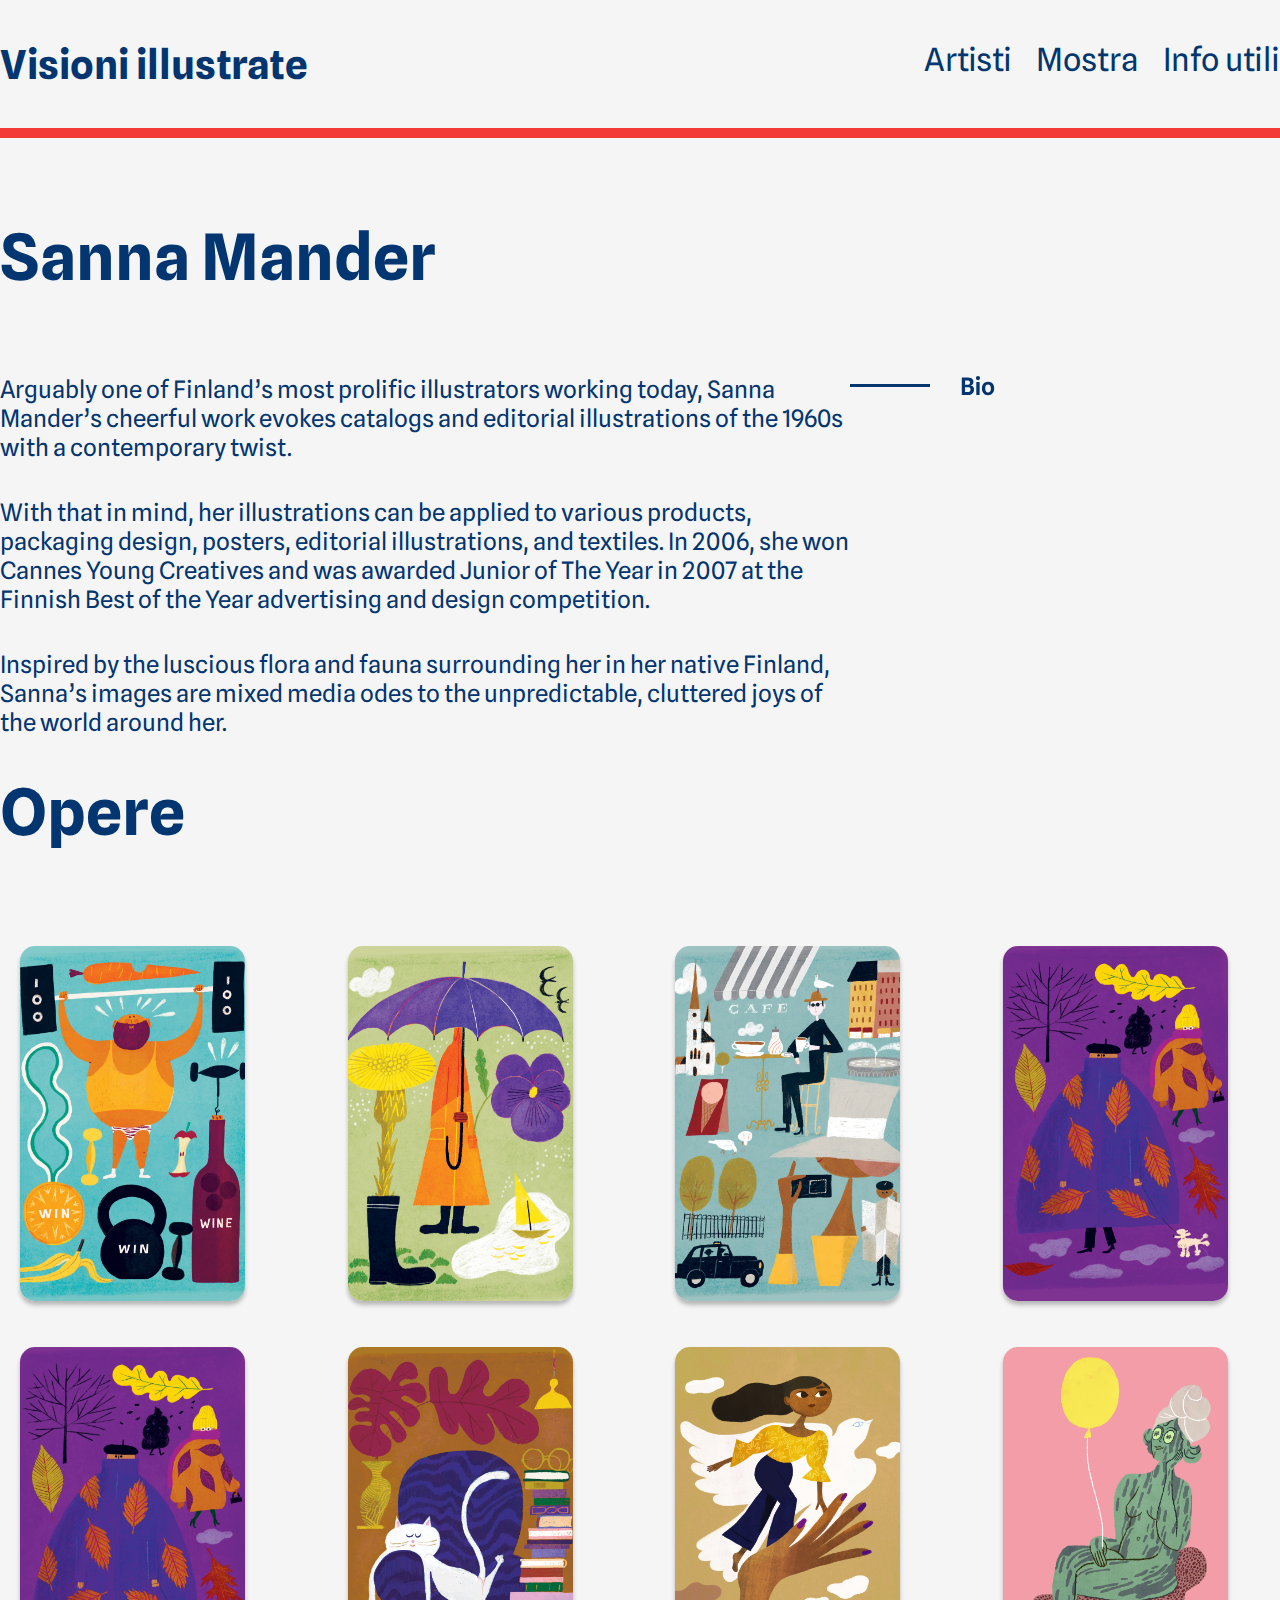
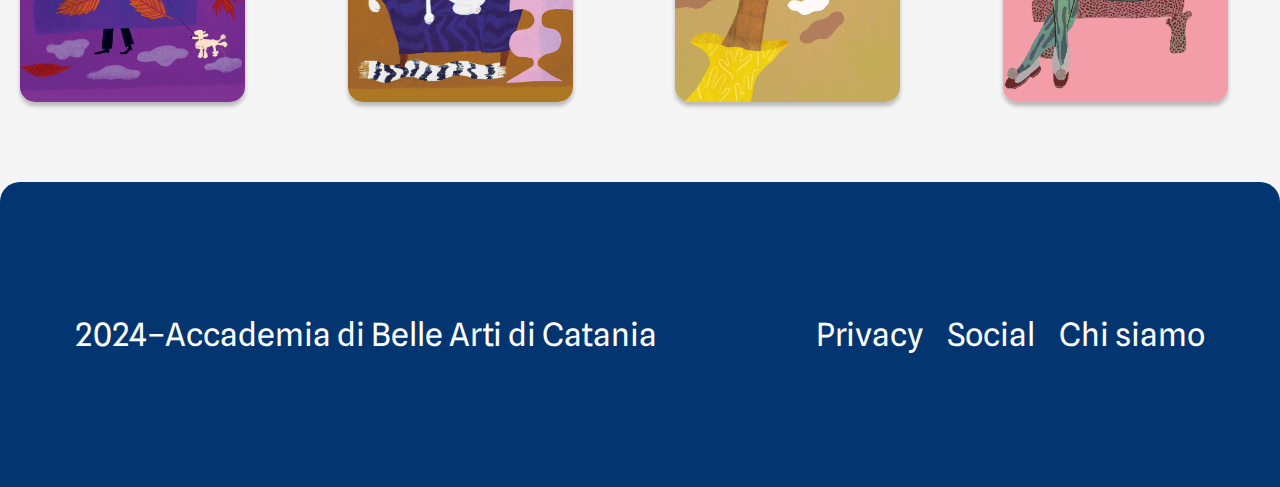
<file: Sanna Mander.html>
<!DOCTYPE html>
<html lang="en">
<head>
    <meta charset="UTF-8">
    <meta name="viewport" content="width=device-width, initial-scale=1.0">
    <title>Document</title>
    <link rel="stylesheet" href="css/Style.css">
    <link rel="preconnect" href="https://fonts.googleapis.com">
    <link rel="preconnect" href="https://fonts.gstatic.com" crossorigin>
    <link href="https://fonts.googleapis.com/css2?family=Spline+Sans:wght@300..700&display=swap" rel="stylesheet">
</head>
<body>
    <header>
        <p><a href="index.html">Visioni illustrate</a></p>
        <nav>
            <ul>
                <li><a href="Artisti.html">Artisti</a></li>
                <li><a href="Mostra.html">Mostra</a></li>
                <li><a href="Info utili.html">Info utili</a></li>
            </ul>
        </nav>
    </header>
    <main>
        
        <div class="line1" style="width: 1290px; height: 100%; border: 5px #F33A37 solid"></div>

        <section class="info">
            
            <section class="titleartisti">
                <h1>Sanna Mander</h1>
            </section>
    
            <div class="inaugurazione">
            <p>Arguably one of Finland’s most prolific illustrators working today, Sanna Mander’s cheerful work evokes catalogs and editorial illustrations of the 1960s with a contemporary twist.   </p>
                <svg class="inaugurazione" width="145" height="21" viewBox="0 0 145 21" fill="none" xmlns="http://www.w3.org/2000/svg">
                    <path d="M111.788 20V2.552H117.764C119.068 2.552 120.136 2.74 120.968 3.116C121.808 3.492 122.428 4.004 122.828 4.652C123.236 5.292 123.44 6.028 123.44 6.86C123.44 7.924 123.132 8.78 122.516 9.428C121.908 10.068 121.1 10.432 120.092 10.52C120.94 10.592 121.656 10.788 122.24 11.108C122.824 11.428 123.268 11.876 123.572 12.452C123.884 13.028 124.04 13.744 124.04 14.6C124.04 15.776 123.784 16.768 123.272 17.576C122.768 18.376 122.052 18.98 121.124 19.388C120.204 19.796 119.116 20 117.86 20H111.788ZM115.064 17.096H117.476C118.532 17.096 119.304 16.92 119.792 16.568C120.28 16.208 120.524 15.552 120.524 14.6C120.524 13.88 120.392 13.352 120.128 13.016C119.864 12.68 119.496 12.464 119.024 12.368C118.56 12.272 118.016 12.224 117.392 12.224H115.064V17.096ZM115.064 9.704H117.38C118.012 9.704 118.516 9.616 118.892 9.44C119.276 9.256 119.552 8.992 119.72 8.648C119.896 8.304 119.984 7.876 119.984 7.364C119.992 6.668 119.752 6.172 119.264 5.876C118.784 5.58 118.14 5.432 117.332 5.432H115.064V9.704ZM126.311 20V6.908H129.623L129.611 20H126.311ZM127.979 5.192C127.403 5.192 126.915 4.992 126.515 4.592C126.115 4.192 125.915 3.68 125.915 3.056C125.915 2.432 126.115 1.924 126.515 1.532C126.923 1.132 127.411 0.931999 127.979 0.931999C128.547 0.931999 129.031 1.132 129.431 1.532C129.839 1.924 130.043 2.432 130.043 3.056C130.043 3.68 129.839 4.192 129.431 4.592C129.031 4.992 128.547 5.192 127.979 5.192ZM138.019 20.18C136.779 20.18 135.699 19.92 134.779 19.4C133.859 18.88 133.147 18.116 132.643 17.108C132.139 16.092 131.887 14.848 131.887 13.376C131.887 11.984 132.151 10.784 132.679 9.776C133.215 8.768 133.951 7.996 134.887 7.46C135.823 6.916 136.883 6.644 138.067 6.644C139.347 6.644 140.443 6.916 141.355 7.46C142.275 7.996 142.979 8.768 143.467 9.776C143.955 10.784 144.199 11.984 144.199 13.376C144.199 14.848 143.927 16.092 143.383 17.108C142.839 18.116 142.099 18.88 141.163 19.4C140.235 19.92 139.187 20.18 138.019 20.18ZM138.067 17.408C138.883 17.408 139.555 17.104 140.083 16.496C140.619 15.888 140.887 14.848 140.887 13.376C140.887 12.008 140.619 11.008 140.083 10.376C139.547 9.736 138.859 9.416 138.019 9.416C137.203 9.416 136.531 9.732 136.003 10.364C135.475 10.996 135.211 12 135.211 13.376C135.211 14.784 135.483 15.808 136.027 16.448C136.571 17.088 137.251 17.408 138.067 17.408Z" fill="#033570"/>
                    <line y1="10.5" x2="80" y2="10.5" stroke="#033570" stroke-width="3"/>
                    </svg>
                    
            </div>
            
            <p>With that in mind, her illustrations can be applied to various products, packaging design, posters, editorial illustrations, and textiles. In 2006, she won Cannes Young Creatives and was awarded Junior of The Year in 2007 at the Finnish Best of the Year advertising and design competition.   </p>

            <p>Inspired by the luscious flora and fauna surrounding her in her native Finland, Sanna’s images are mixed media odes to the unpredictable, cluttered joys of the world around her.
        
        </section>
        
            <section class="title">
                <h1>Opere</h1>
            </section>

            <Section class="card2">
            <div class="icinori">
            <img src="images/AP_Sanna_Mander_daydreaming_01_2x.jpg" alt="">  
            </div>

            <div class="jullien">
            <img src="images/AP_Sanna_Mander_daydreaming_04_2x.jpg" alt="">   
            </div>

            <div class="johnson">
            <img src="images/AP_Sanna_Mander_daydreaming_05_2x.jpg" alt="">
            </div>

            <div class="thompson">
            <img src="images/AP_Sanna_Mander_daydreaming_09_2x.jpg" alt="">
            </div>
                
            <div class="paukova">
            <img src="images/AP_Sanna_Mander_daydreaming_09_2x.jpg" alt="">
            </div>    
    
            <div class="robertson">
            <img src="images/AP_Sanna_Mander_daydreaming_10_2x.jpg" alt="">
            </div>
            
            <div class="mander">
            <img src="images/AP_Sanna_Mander_Freundin_ReachOut_2x-scaled.jpg" alt="">
            </div>
            
            <div class="clark">
            <img src="images/AP_Sanna_Mander_havisamanda_2_2x-scaled.jpg" alt="">
            </div>

        </Section>
    </main>
    <footer>
        <p>2024–Accademia di Belle Arti di Catania</p>
        <nav>
            <ul>
                <li><a href="">Privacy</a></li>
                <li><a href="">Social</a></li>
                <li><a href="">Chi siamo</a></li>
            </ul>
        </nav>
    </footer>   
</body>
</html>
</file>
<file: css/Style.css>
body {
    background-color: #F5F5F5;
    font-family: "spline Sans";
    margin: 0;
}

img {
    max-width: 100%;
}

header {
    max-width: 1290px;
    margin: 40px auto;
    display: flex;
    justify-content: space-between;
}

header p{
    margin: 0;
    font-weight: bold;
    font-size: 40px;
}

header nav ul{
    margin: 0;
    padding: 0;
    list-style: none;
    display: flex;
    gap: 24px;
    font-size: 32px;
}

header nav a{
    text-decoration: none;
    color: #033570;
}

header a{
    text-decoration: none;
    color: #033570;
}

header a:hover{
    color: #F33A37;
}

.line1{
    margin: auto ;
    max-width: 1290px;
    align-items: center;
    margin-bottom: 80px;
}

.info{
    width: 1290px;
    margin: auto;
}

.infomostra{
    width: 1290px;
    margin: auto;
    margin-bottom: 80px;
}

.infoutili{
    width: 1290px;
    margin: auto;
    margin-bottom: 80px;
}

.info h1 {
    margin: 0;
    color: #033570;
    font-size: 64px;
}

.infomostra h1 {
    margin: 0;
    color: #033570;
    font-size: 64px;
    margin-bottom: 80px;
}

.infoutili h1 {
    margin: 0;
    color: #033570;
    font-size: 64px;
    margin-bottom: 80px;
}

.info h3{
    font-size: 32px;
    color: #033570;
}

.info p{
    font-size: 24px;
    width: 850px;
    color: #033570;
    font-weight: medium;
    margin: 0;
    margin-bottom: 36px;
}


.infomostra p{
    font-size: 24px;
    width: 850px;
    color: #033570;
    font-weight: medium;
    margin: 0;
    margin-bottom: 36px;
}

.infoutili p{
    font-size: 24px;
    width: 850px;
    color: #033570;
    font-weight: medium;
    margin: 0;
    margin-bottom: 36px;
}


.inaugurazione{
    display: grid;
    grid-template-columns: 1fr 1fr;
}

.inaugurazioneinfo{
    display: grid;
    grid-template-columns: 1fr 1fr;
}

.title{
    width: 1290px;
    margin: auto;
}

.titlemostra{
    width: 1290px;
    margin: auto;
    margin-bottom: 80px;
}

.titleartisti{
    width: 1290px;
    margin: auto;
    margin-bottom: 80px;
}

.title h1{
    font-size: 64px;
    margin: auto;
    color: #033570;
}

.card{
    max-width: 1290px;
    margin: 80px auto;
    display: grid;
    grid-template-columns: repeat(4,1fr);
    gap: 30px;
}

.card div{
    width: 300px;
    height: 350px;
    border-radius: 30px;
    background: #033570;
}

.card h2{
    margin: 0;
    text-align:center;
    color: #F5F5F5;
    text-align: center;
    font-size: 32px;
    font-style: normal;
    font-weight: 600;
    padding-top: 25px;

}

.card img{
    height: 236px;
    object-fit: cover;
    width: 260px;
    border-radius: 15px;
    margin-left: 20px;
    margin-top: 16px;
}

footer{
    display: flex;
    justify-content: space-between;
    background-color: #033570;
    border-top-left-radius: 20px;
    border-top-right-radius: 20px;
    padding: 101px 75px;

}

footer p{
    font-size: 32px;
    color: #fff;
}

footer nav ul{
    display: flex;
    font-size: 32px;
    list-style-type: none;
    gap: 24px;
}

footer nav a{
    text-decoration: none;
    color: #fff;
}

footer nav a:hover{
    color: #F33A37;
}

.inaugurazioneinfo p{
    font-size: 32px;
    color: #033570;
}

.Map{
    margin-bottom: 80px;
    align-items: center;
    margin: auto;
    padding-bottom: 80px;
    width: 1290px;
}

.card2{
    max-width: 1290px;
    margin: 80px auto;
    display: grid;
    grid-template-columns: repeat(4,1fr);
    gap: 30px;
}

.card2 img{
    height: 355px;
    object-fit: cover;
    width: 225px;
    margin-left: 20px;
    margin-top: 16px;
    display: flex;
    border-radius: 15px;
    box-shadow: 0px 4px 4px 0px rgba(0, 0, 0, 0.25);
}

.card a{
    text-decoration: none;
    color: #fff;
}

.card a:hover{
    text-decoration: none;
    color: #F33A37;
}

@media (max-width:800px){
    .info{
        gap: 36px;
        width: 600px;
    }

    .infoutili{
        gap: 36px;
        width: 600px;
    }

    .infomostra{
        gap: 36px;
        width: 600px;
    }
    
    .info h1{
        font-size: 48px;
        margin: 18px;

    }

    .infomostra h1{
        font-size: 48px;
        margin: 18px;

    }

    .infoutili h1{
        font-size: 30px;
        margin: 18px;

    }

    .info h3{
        font-size: 32px;
        margin: 18px;
    }

    .info p {
        font-size: 18px;
        margin: 18px;
        width: 300px;
    }

    .infomostra p {
        font-size: 18px;
        margin: 18px;
        width: 300px;
    }

    .infoutili p{
        font-size: 18px;
        margin: 18px;
        width: 300px;  
    }

    .header {
        max-width: 600px;
    }

    header p {
        font-size: 24px;
        margin: 18px;
        max-width: 600px;
    }

    header nav ul{
        font-size: 18px;
        gap: 10px;
        margin: 18px;
    }

    .title{
        width: 600px;
    }

    .title h1 {
        font-size: 48px;
        margin-left: 18px;
    }

    .card{
        max-width: 600px;
        display: grid;
        grid-template-columns: repeat(2,1fr);
        gap: -50px;
    }

    .card div {
      margin: 18px;
      width: 200px;
      height: 350px;
      border-radius: 30px;
      
    }

    .card img{
        height: 236px;
        object-fit: cover;
        width: 150px;
        border-radius: 15px;
        margin-left: 25px;
        margin-top: 20px;
    }

    .card h2 {
        margin: 0;
        text-align:center;
        color: #F5F5F5;
        text-align: center;
        font-size: 24px;
        font-style: normal;
        font-weight: 600;
        padding-top: 15px;
    }

    footer{
        max-width: 600px;
        padding-top: 10px;
    }

    footer p{
        font-size: 16px;
        margin-left: -50px;
        margin-top: 90px;
    }

    footer nav ul {
        font-size: 16px;
        gap: 10px;
        margin-top: 90px;
    }

    .line1{
       max-width: 750px; 
    }

    .Map{
        max-width: 600px;
        margin: 18px;
    }

    .inaugurazione{
        margin-top: 15px;
    }

    .inaugurazioneinfo{
        margin-top: 15px;
    }

    .card2 {
        max-width: 600px;
        margin: 80px auto;
        display: grid;
        grid-template-columns: repeat(2,1fr);
        gap: 30px;
    
    }

}
</file>
